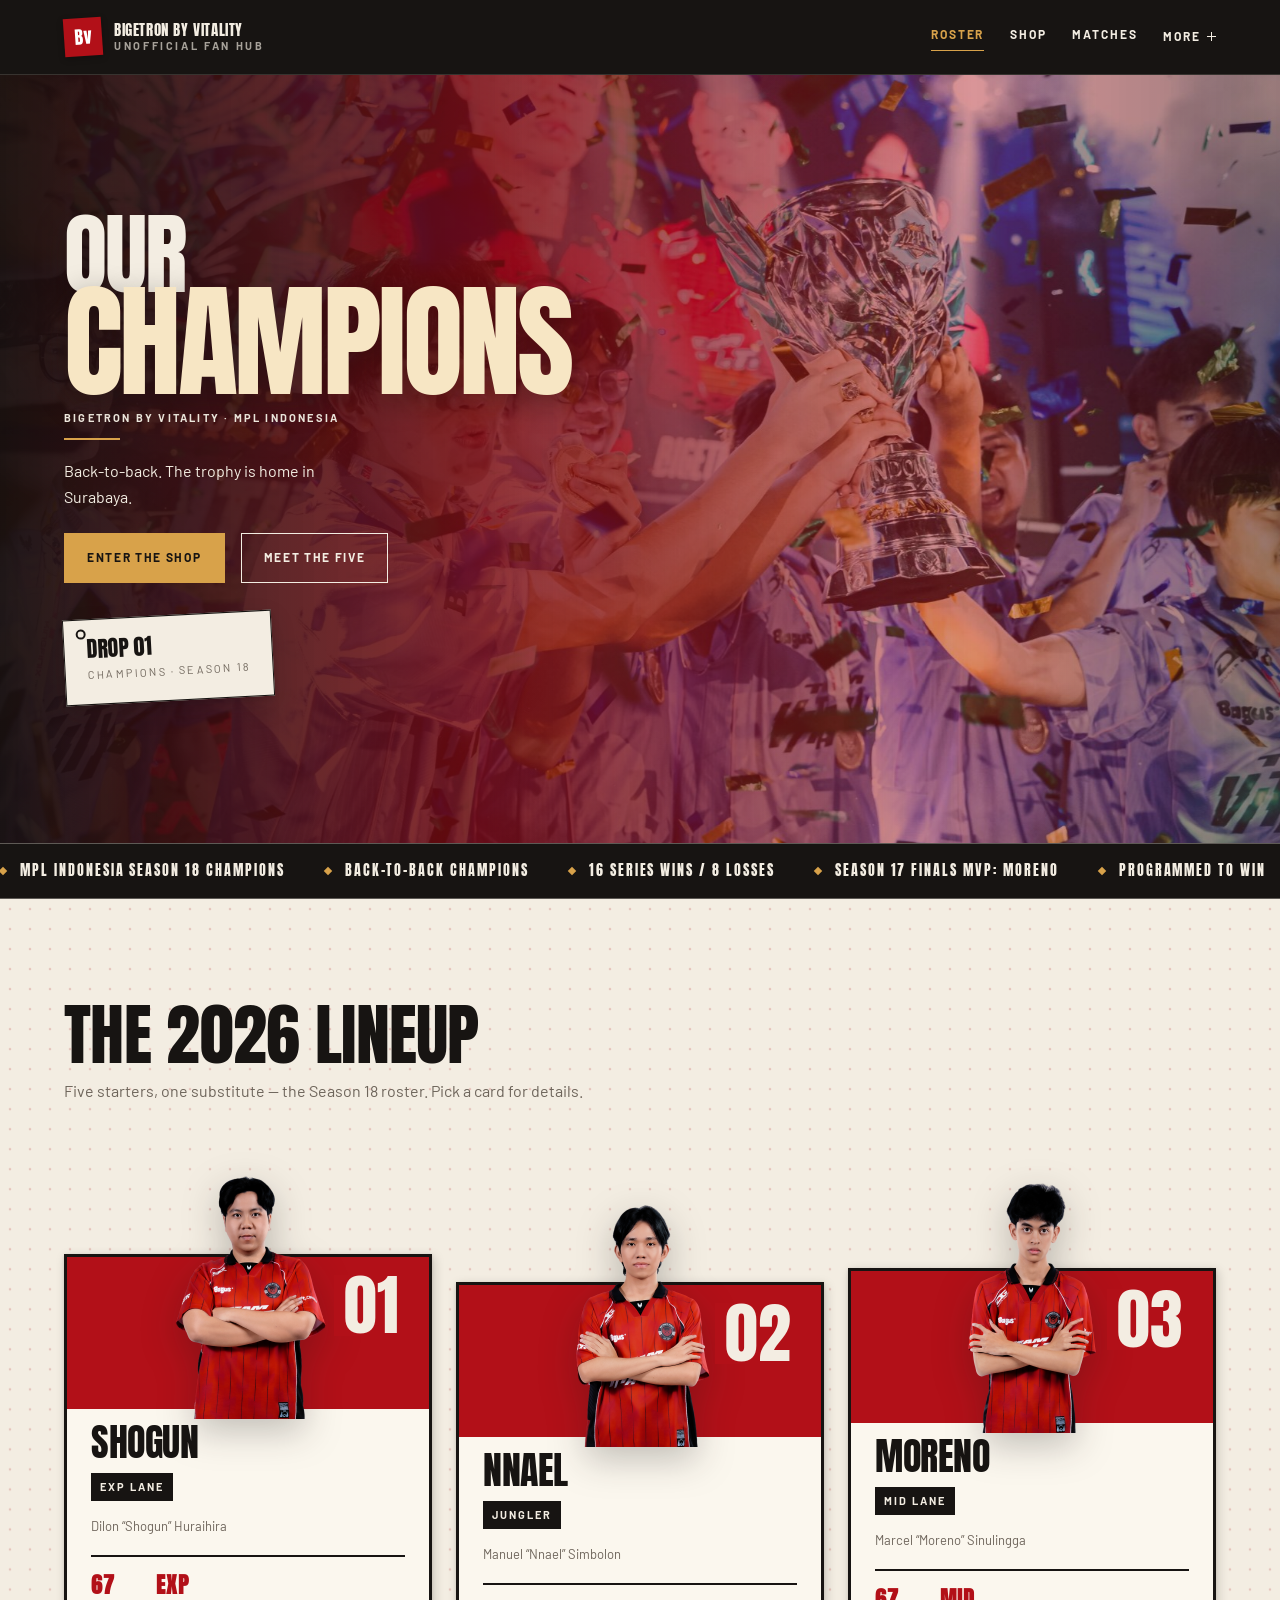
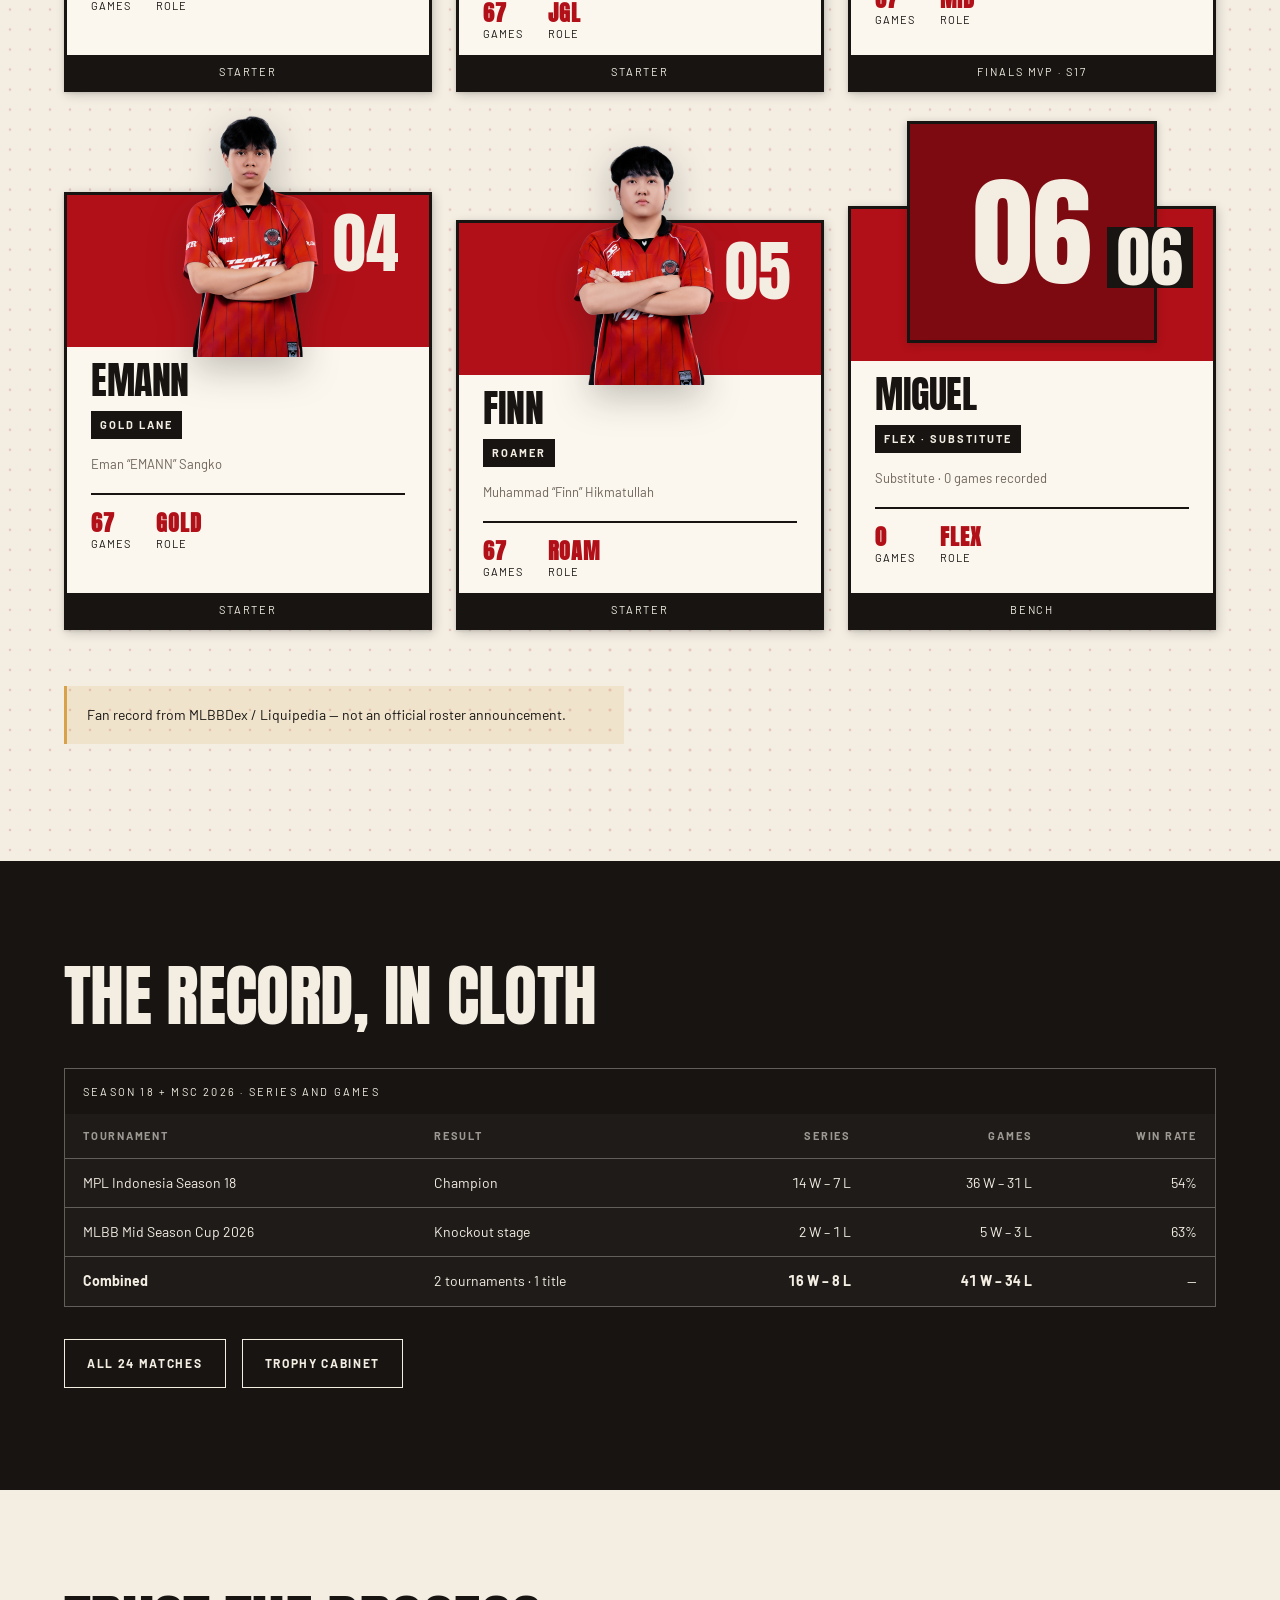
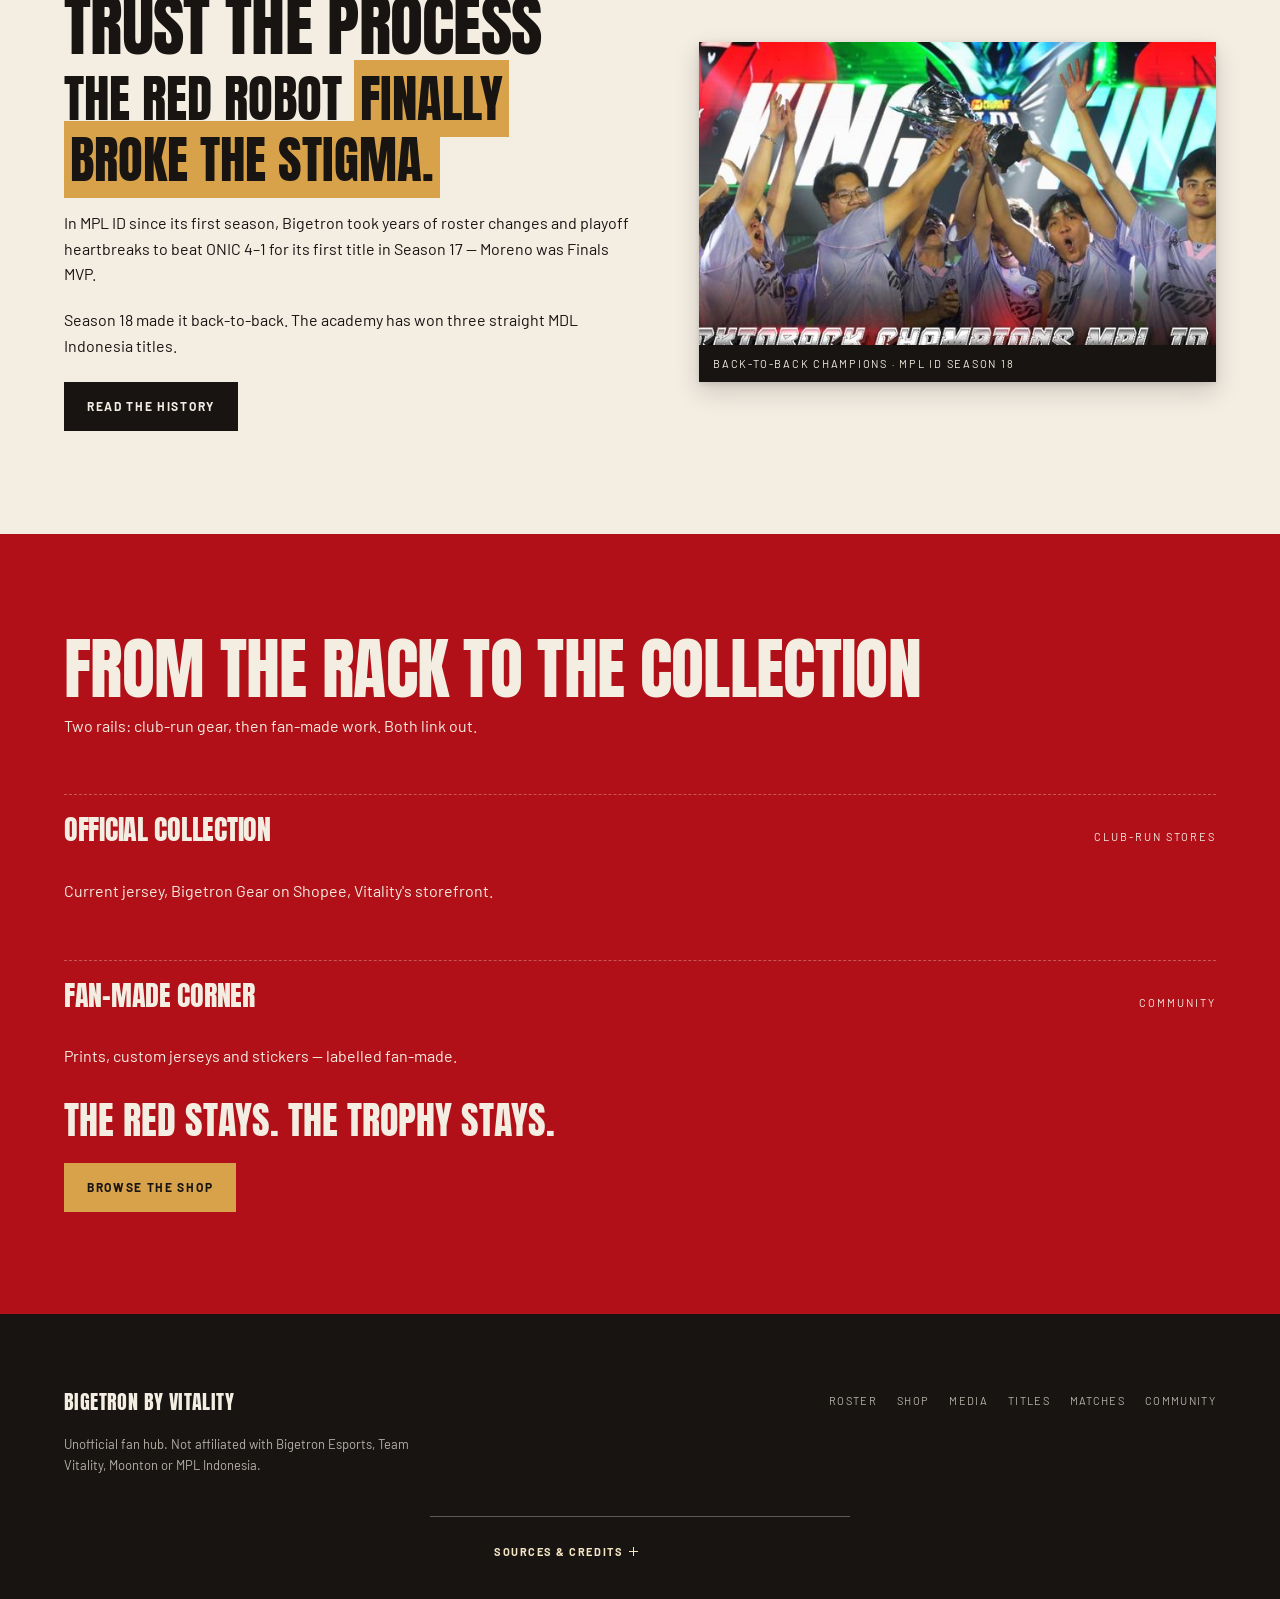
<file: index.html>
﻿<!DOCTYPE html>
<html lang="en">
<head>
<meta charset="utf-8">
<meta name="viewport" content="width=device-width, initial-scale=1">
<title>Bigetron by Vitality — The Roster</title>
<meta name="description" content="An unofficial fan hub for Bigetron by Vitality: the current MPL Indonesia roster, real records, title history, media and merchandise.">
<meta property="og:type" content="website">
<meta property="og:site_name" content="Bigetron by Vitality — Fan Hub">
<meta property="og:title" content="Bigetron by Vitality — The Roster">
<meta property="og:description" content="Unofficial fan hub: the current MPL Indonesia roster, real records, titles, media and merch.">
<meta property="og:image" content="https://berliandro.github.io/btr-webpage-test-hy4-flash/assets/img/hero.jpeg">
<meta name="twitter:card" content="summary_large_image">
<link rel="icon" href="assets/img/bigetron-logo.png"><link rel="stylesheet" href="assets/css/site.css?v=2">
</head>
<body>
<a class="skip-link" href="#main-content">Skip to content</a>
<header class="topbar">
  <a class="brand" href="index.html" aria-label="Bigetron by Vitality fan hub home">
    <span class="brand-mark" aria-hidden="true">Bv</span>
    <span class="brand-text">Bigetron by Vitality<span>Unofficial fan hub</span></span>
  </a>
  <button type="button" class="menu-toggle" aria-expanded="false" aria-controls="main-nav">Menu</button>
  <nav class="mainnav" id="main-nav" aria-label="Primary">
    <a href="index.html" aria-current="page">Roster</a>
    <a href="shop.html">Shop</a>
    <a href="matches.html">Matches</a>
    <details class="nav-more"><summary>More</summary><div class="nav-more-menu"><a href="media.html">Media</a><a href="titles.html">Titles</a><a href="community.html">Community</a></div></details>
  </nav>
</header>

<main id="main-content">
  <section class="hero-champions" id="champions" aria-label="Bigetron by Vitality, MPL Indonesia Season 18 champions">
    <div class="hero-media" aria-hidden="true">
      <div class="hero-media-inner"><img src="assets/img/trophy-original.jpg" alt="" width="1920" height="1080" fetchpriority="high"></div>
    </div>
    <div class="hero-wash" aria-hidden="true"></div>
    <div class="hero-copy">
      <h1 class="reveal"><span class="hero-our">Our</span><em>Champions</em></h1>
      <p class="hero-id">Bigetron by Vitality · MPL Indonesia</p>
      <p class="sub">Back-to-back. The trophy is home in Surabaya.</p>
      <div class="actions">
        <a class="btn brass" href="shop.html">Enter the shop</a>
        <a class="btn ghost" href="#roster">Meet the five</a>
      </div>
      <div class="hangtag-wrap"><aside class="hangtag" aria-label="Current drop"><b>Drop 01</b><span>Champions · Season 18</span></aside></div>
    </div>
  </section>

  <div class="strip" aria-label="Team facts">
    <div class="strip-track">
      <div class="strip-group">
        <span><i aria-hidden="true"></i>MPL Indonesia Season 18 champions</span>
        <span><i aria-hidden="true"></i>Back-to-back champions</span>
        <span><i aria-hidden="true"></i>16 series wins / 8 losses</span>
        <span><i aria-hidden="true"></i>Season 17 Finals MVP: Moreno</span>
        <span><i aria-hidden="true"></i>Programmed to win</span>
      </div>
      <div class="strip-group" aria-hidden="true">
        <span><i aria-hidden="true"></i>MPL Indonesia Season 18 champions</span>
        <span><i aria-hidden="true"></i>Back-to-back champions</span>
        <span><i aria-hidden="true"></i>16 series wins / 8 losses</span>
        <span><i aria-hidden="true"></i>Season 17 Finals MVP: Moreno</span>
        <span><i aria-hidden="true"></i>Programmed to win</span>
      </div>
    </div>
  </div>

  <section class="section cream section--dots" id="roster">
    <canvas class="halftone" aria-hidden="true"></canvas>
    <div class="wrap">
      <div class="section-head"><h2>The 2026 lineup</h2>
      <p class="intro">Five starters, one substitute — the Season 18 roster. Pick a card for details.</p></div>
      <div class="roster-rack" id="roster-selector" aria-label="The 2026 roster: select one player to reveal their detail">
        <article class="selector-card" role="button" tabindex="0" aria-pressed="false" aria-controls="player-detail" aria-label="Show Shogun, Exp lane" data-name="Shogun" data-role="Exp lane" data-real="Dilon “Shogun” Huraihira" data-games="67" data-code="EXP" data-flag="Starter" data-portrait="assets/players/Shogun.png">
          <div class="selector-plate"><img src="assets/players/Shogun.png" alt="Shogun in the Bigetron by Vitality jersey" width="512" height="512" loading="lazy"></div>
          <div class="selector-body"><span class="selector-num">01</span><h3>Shogun</h3><p class="selector-role">Exp lane</p><p class="selector-real">Dilon “Shogun” Huraihira</p><div class="selector-stats"><span><b>67</b>Games</span><span><b>EXP</b>Role</span></div><span class="selector-flag">Starter</span></div>
        </article>
        <article class="selector-card" role="button" tabindex="0" aria-pressed="false" aria-controls="player-detail" aria-label="Show Nnael, Jungler" data-name="Nnael" data-role="Jungler" data-real="Manuel “Nnael” Simbolon" data-games="67" data-code="JGL" data-flag="Starter" data-portrait="assets/players/Nnael.png">
          <div class="selector-plate"><img src="assets/players/Nnael.png" alt="Nnael in the Bigetron by Vitality jersey" width="512" height="512" loading="lazy"></div>
          <div class="selector-body"><span class="selector-num">02</span><h3>Nnael</h3><p class="selector-role">Jungler</p><p class="selector-real">Manuel “Nnael” Simbolon</p><div class="selector-stats"><span><b>67</b>Games</span><span><b>JGL</b>Role</span></div><span class="selector-flag">Starter</span></div>
        </article>
        <article class="selector-card" role="button" tabindex="0" aria-pressed="false" aria-controls="player-detail" aria-label="Show Moreno, Mid lane" data-name="Moreno" data-role="Mid lane" data-real="Marcel “Moreno” Sinulingga" data-games="67" data-code="MID" data-flag="Finals MVP · S17" data-portrait="assets/players/Morenooo.png">
          <div class="selector-plate"><img src="assets/players/Morenooo.png" alt="Moreno in the Bigetron by Vitality jersey" width="512" height="512" loading="lazy"></div>
          <div class="selector-body"><span class="selector-num">03</span><h3>Moreno</h3><p class="selector-role">Mid lane</p><p class="selector-real">Marcel “Moreno” Sinulingga</p><div class="selector-stats"><span><b>67</b>Games</span><span><b>MID</b>Role</span></div><span class="selector-flag">Finals MVP · S17</span></div>
        </article>
        <article class="selector-card" role="button" tabindex="0" aria-pressed="false" aria-controls="player-detail" aria-label="Show EMANN, Gold lane" data-name="EMANN" data-role="Gold lane" data-real="Eman “EMANN” Sangko" data-games="67" data-code="GOLD" data-flag="Starter" data-portrait="assets/players/EMANN.png">
          <div class="selector-plate"><img src="assets/players/EMANN.png" alt="EMANN in the Bigetron by Vitality jersey" width="512" height="512" loading="lazy"></div>
          <div class="selector-body"><span class="selector-num">04</span><h3>EMANN</h3><p class="selector-role">Gold lane</p><p class="selector-real">Eman “EMANN” Sangko</p><div class="selector-stats"><span><b>67</b>Games</span><span><b>GOLD</b>Role</span></div><span class="selector-flag">Starter</span></div>
        </article>
        <article class="selector-card" role="button" tabindex="0" aria-pressed="false" aria-controls="player-detail" aria-label="Show Finn, Roamer" data-name="Finn" data-role="Roamer" data-real="Muhammad “Finn” Hikmatullah" data-games="67" data-code="ROAM" data-flag="Starter" data-portrait="assets/players/Finn.png">
          <div class="selector-plate"><img src="assets/players/Finn.png" alt="Finn in the Bigetron by Vitality jersey" width="512" height="512" loading="lazy"></div>
          <div class="selector-body"><span class="selector-num">05</span><h3>Finn</h3><p class="selector-role">Roamer</p><p class="selector-real">Muhammad “Finn” Hikmatullah</p><div class="selector-stats"><span><b>67</b>Games</span><span><b>ROAM</b>Role</span></div><span class="selector-flag">Starter</span></div>
        </article>
        <article class="selector-card selector-card--bench" role="button" tabindex="0" aria-pressed="false" aria-controls="player-detail" aria-label="Show Miguel, Flex substitute" data-name="Miguel" data-role="Flex · substitute" data-real="Substitute · 0 games recorded" data-games="0" data-code="FLEX" data-flag="Bench">
          <div class="selector-plate selector-plate--type"><span>06</span></div>
          <div class="selector-body"><span class="selector-num">06</span><h3>Miguel</h3><p class="selector-role">Flex · substitute</p><p class="selector-real">Substitute · 0 games recorded</p><div class="selector-stats"><span><b>0</b>Games</span><span><b>FLEX</b>Role</span></div><span class="selector-flag">Bench</span></div>
        </article>
      </div>
      <div class="selector-detail" id="player-detail" hidden aria-live="polite">
        <div class="detail-plate"><img id="detail-portrait" src="assets/players/Shogun.png" alt="" width="512" height="512" loading="lazy" hidden><span class="detail-mono" id="detail-mono" hidden>06</span></div>
        <div class="detail-copy">
          <span class="detail-flag" id="detail-flag">The lineup</span>
          <h3 id="detail-name">Select a player</h3>
          <p class="detail-role" id="detail-role">Pick a card above</p>
          <p class="detail-real" id="detail-real">Player details appear here</p>
          <div class="detail-stats" id="detail-stats"></div>
          <button class="detail-close" id="detail-close" type="button">Close</button>
        </div>
      </div>
      <p class="note">Fan record from MLBBDex / Liquipedia — not an official roster announcement.</p>
    </div>
  </section>

  <section class="section ink">
    <div class="wrap">
      <div class="section-head"><h2>The record, in cloth</h2></div>
      <div class="table-wrap">
        <table>
          <caption>Season 18 + MSC 2026 · series and games</caption>
          <thead><tr><th>Tournament</th><th>Result</th><th class="num">Series</th><th class="num">Games</th><th class="num">Win rate</th></tr></thead>
          <tbody>
            <tr><td>MPL Indonesia Season 18</td><td>Champion</td><td class="num">14 W – 7 L</td><td class="num">36 W – 31 L</td><td class="num">54%</td></tr>
            <tr><td>MLBB Mid Season Cup 2026</td><td>Knockout stage</td><td class="num">2 W – 1 L</td><td class="num">5 W – 3 L</td><td class="num">63%</td></tr>
            <tr><td><b>Combined</b></td><td>2 tournaments · 1 title</td><td class="num"><b>16 W – 8 L</b></td><td class="num"><b>41 W – 34 L</b></td><td class="num">—</td></tr>
          </tbody>
        </table>
      </div>
      <p class="table-hint">Scroll sideways to see all columns.</p>
      <div class="button-row"><a class="btn ghost" href="matches.html">All 24 matches</a><a class="btn ghost" href="titles.html">Trophy cabinet</a></div>
    </div>
  </section>

  <section class="section cream">
    <div class="wrap split">
      <div>
        <h2>Trust the process</h2>
        <p class="quote">The Red Robot <mark>finally broke the stigma.</mark></p>
        <p class="body-copy">In MPL ID since its first season, Bigetron took years of roster changes and playoff heartbreaks to beat ONIC 4–1 for its first title in Season 17 — Moreno was Finals MVP.</p>
        <p class="body-copy">Season 18 made it back-to-back. The academy has won three straight MDL Indonesia titles.</p>
        <a class="btn card-action" href="titles.html">Read the history</a>
      </div>
      <figure class="plate"><img src="assets/img/back-to-back.jpeg" alt="Bigetron by Vitality lifting the MPL Indonesia Season 18 trophy" width="800" height="400" loading="lazy"><figcaption>Back-to-back champions · MPL ID Season 18</figcaption></figure>
    </div>
  </section>

  <section class="section red">
    <div class="wrap">
      <h2>From the rack to the collection</h2>
      <p class="intro">Two rails: club-run gear, then fan-made work. Both link out.</p>
      <div class="divider"><span class="line"></span><h2>Official collection</h2><span class="count">Club-run stores</span><span class="line"></span></div>
      <p class="body-copy wide">Current jersey, Bigetron Gear on Shopee, Vitality's storefront.</p>
      <div class="divider"><span class="line"></span><h2>Fan-made corner</h2><span class="count">Community</span><span class="line"></span></div>
      <p class="body-copy wide">Prints, custom jerseys and stickers — labelled fan-made.</p>
      <p class="closing-line">The red stays. The trophy stays.</p>
      <a class="btn brass card-action" href="shop.html">Browse the shop</a>
    </div>
  </section>
</main>

<footer class="site-foot">
  <div class="wrap foot-grid">
    <div><strong>Bigetron by Vitality</strong><p>Unofficial fan hub. Not affiliated with Bigetron Esports, Team Vitality, Moonton or MPL Indonesia.</p></div>
    <nav class="foot-links" aria-label="Footer">
      <a href="index.html">Roster</a><a href="shop.html">Shop</a><a href="media.html">Media</a><a href="titles.html">Titles</a><a href="matches.html">Matches</a><a href="community.html">Community</a>
    </nav>
  </div>
  <div class="wrap foot-note"><details class="foot-credits"><summary>Sources &amp; credits</summary><p>Roster, records and results sourced from MLBBDex / Liquipedia (CC BY-SA 3.0), the official Bigetron site and Moonton news. Where sources disagree on a lane label, the team's own listing is used. Photography © Bigetron Esports, used here as editorial reference on an unofficial fan page. Names and results reflect data available in November 2026.</p></details></div>
</footer>
<script src="assets/js/site.js?v=2"></script>
</body>
</html>
</file>
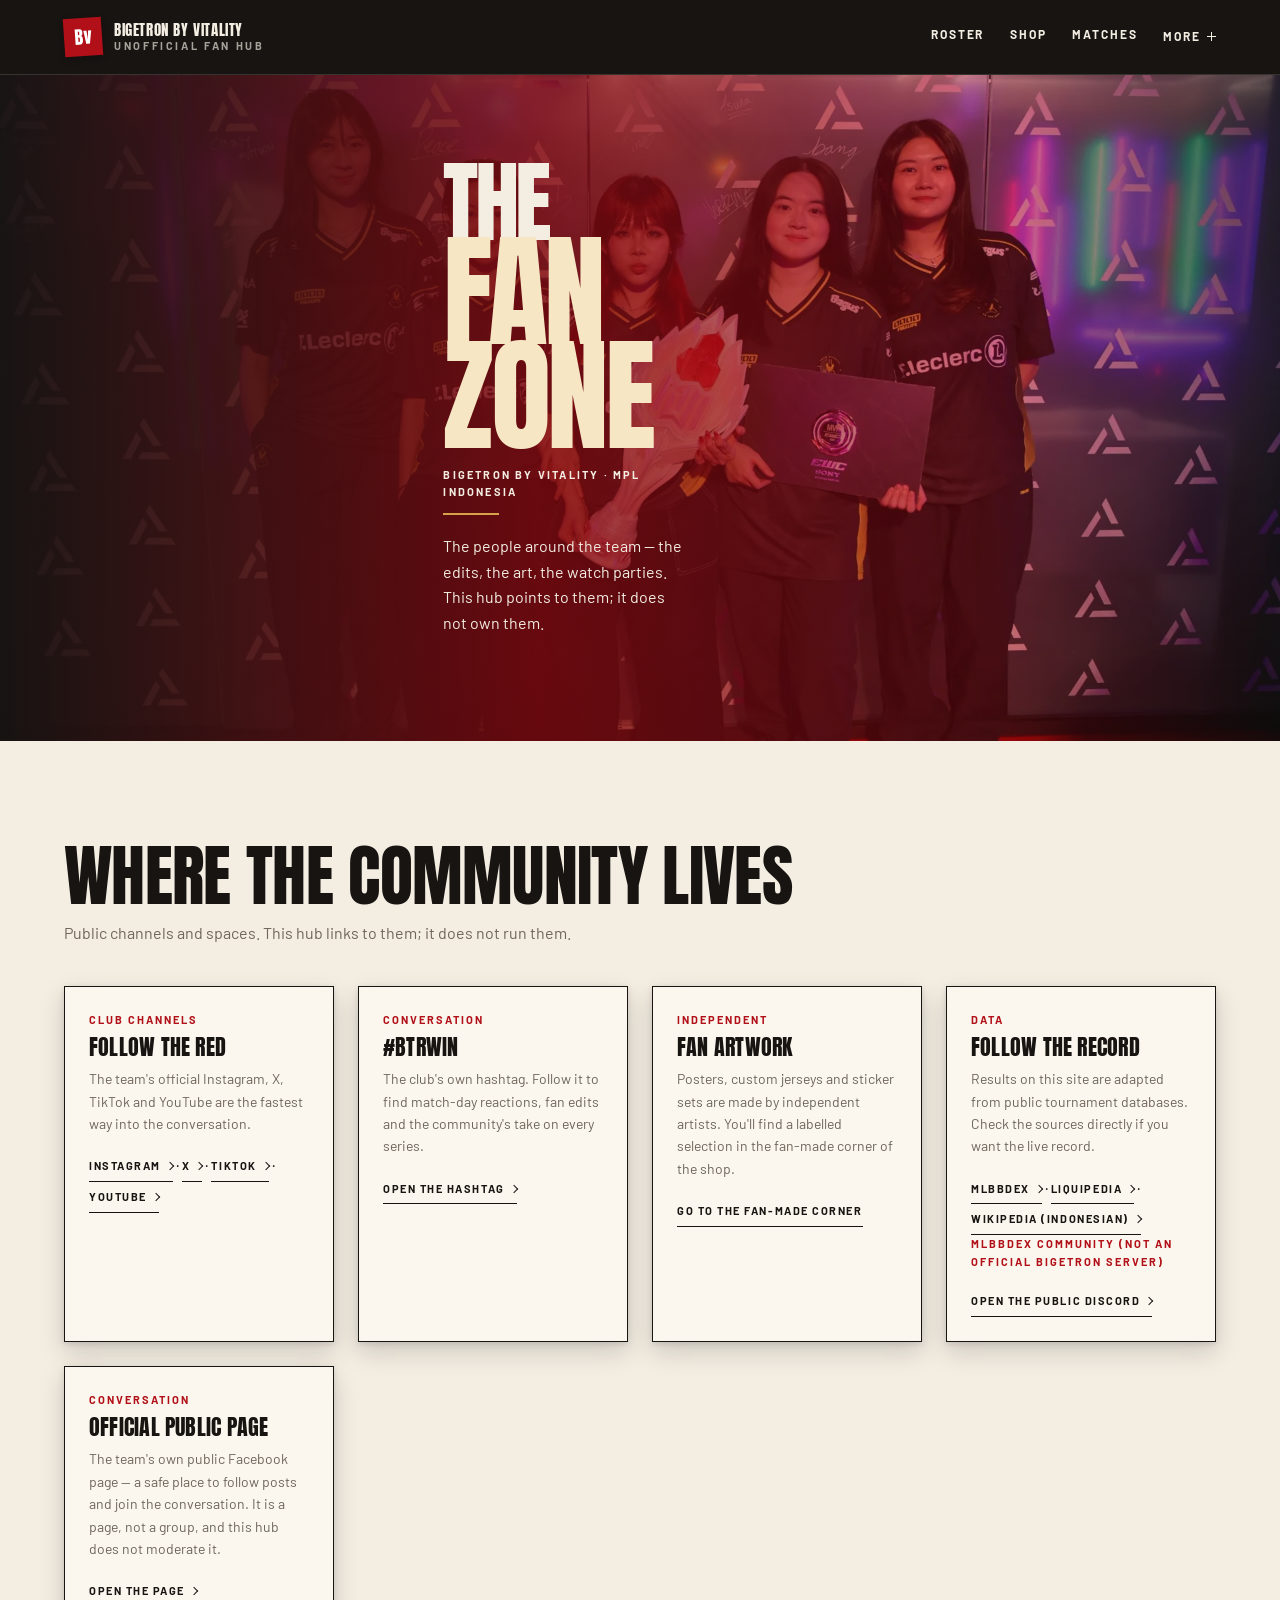
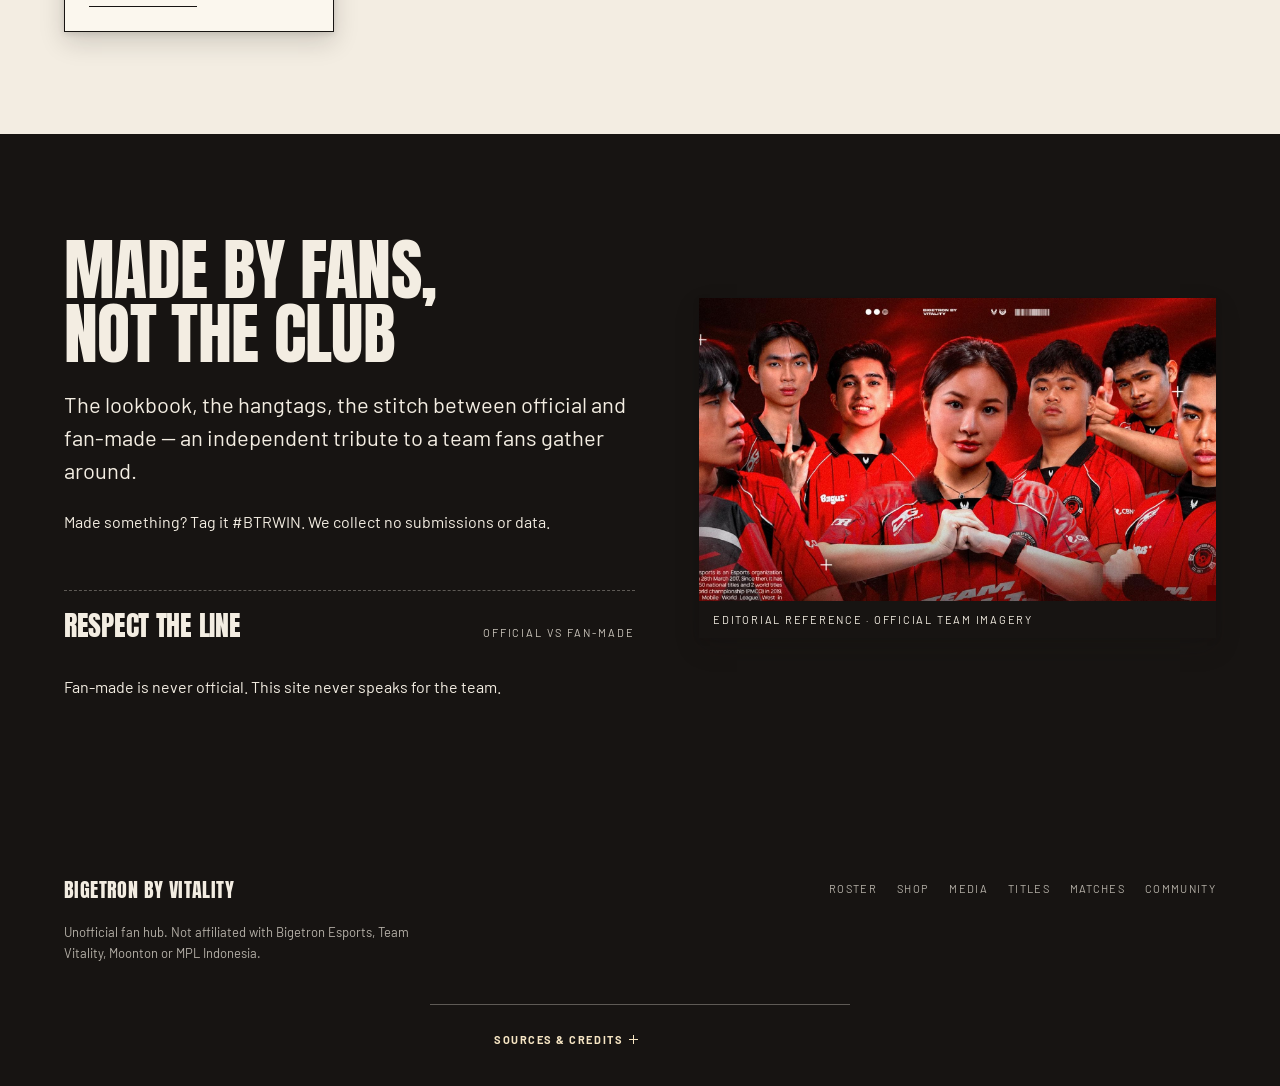
<file: community.html>
﻿<!DOCTYPE html>
<html lang="en">
<head>
<meta charset="utf-8">
<meta name="viewport" content="width=device-width, initial-scale=1">
<title>Community — Bigetron by Vitality fan hub</title>
<meta name="description" content="The fan zone: where the Bigetron by Vitality community gathers, makes things and shares the red.">
<meta property="og:type" content="website">
<meta property="og:site_name" content="Bigetron by Vitality — Fan Hub">
<meta property="og:title" content="Community — Bigetron by Vitality fan hub">
<meta property="og:description" content="The fan zone: public channels, the #BTRWIN conversation and independent fan art.">
<meta property="og:image" content="https://berliandro.github.io/btr-webpage-test-hy4-flash/assets/img/masthead-community.webp">
<meta name="twitter:card" content="summary_large_image">
<link rel="icon" href="assets/img/bigetron-logo.png"><link rel="stylesheet" href="assets/css/site.css?v=2">
</head>
<body>
<a class="skip-link" href="#main-content">Skip to content</a>
<header class="topbar">
  <a class="brand" href="index.html"><span class="brand-mark" aria-hidden="true">Bv</span><span class="brand-text">Bigetron by Vitality<span>Unofficial fan hub</span></span></a>
  <button type="button" class="menu-toggle" aria-expanded="false" aria-controls="main-nav">Menu</button>
  <nav class="mainnav" id="main-nav" aria-label="Primary"><a href="index.html">Roster</a><a href="shop.html">Shop</a><a href="matches.html">Matches</a><details class="nav-more"><summary>More</summary><div class="nav-more-menu"><a href="media.html">Media</a><a href="titles.html">Titles</a><a href="community.html" aria-current="page">Community</a></div></details></nav>
</header>
<main id="main-content">
  <section class="masthead"><div class="wrap"><div class="masthead-media" aria-hidden="true"><img src="assets/img/masthead-community.webp" alt="" width="1920" height="1080" fetchpriority="high"></div><div class="masthead-wash" aria-hidden="true"></div><div class="masthead-copy"><h1><span>The</span><em>Fan zone</em></h1><p class="masthead-id">Bigetron by Vitality · MPL Indonesia</p><p class="masthead-sub">The people around the team — the edits, the art, the watch parties. This hub points to them; it does not own them.</p></div></div></section>

  <section class="section cream">
    <div class="wrap">
      <div class="section-head"><h2>Where the community lives</h2>
      <p class="intro">Public channels and spaces. This hub links to them; it does not run them.</p></div>
      <div class="community-grid">
        <article class="fan-card"><div class="handle">Club channels</div><h3>Follow the red</h3><p>The team's official Instagram, X, TikTok and YouTube are the fastest way into the conversation.</p><a href="https://www.instagram.com/bigetronesports" target="_blank" rel="noopener noreferrer">Instagram</a> · <a href="https://x.com/bigetronesports" target="_blank" rel="noopener noreferrer">X</a> · <a href="https://www.tiktok.com/@bigetronesports" target="_blank" rel="noopener noreferrer">TikTok</a> · <a href="https://www.youtube.com/@bigetron_esports" target="_blank" rel="noopener noreferrer">YouTube</a></article>
        <article class="fan-card"><div class="handle">Conversation</div><h3>#BTRWIN</h3><p>The club's own hashtag. Follow it to find match-day reactions, fan edits and the community's take on every series.</p><a href="https://x.com/hashtag/BTRWIN" target="_blank" rel="noopener noreferrer">Open the hashtag</a></article>
        <article class="fan-card"><div class="handle">Independent</div><h3>Fan artwork</h3><p>Posters, custom jerseys and sticker sets are made by independent artists. You'll find a labelled selection in the fan-made corner of the shop.</p><a href="shop.html">Go to the fan-made corner</a></article>
        <article class="fan-card"><div class="handle">Data</div><h3>Follow the record</h3><p>Results on this site are adapted from public tournament databases. Check the sources directly if you want the live record.</p><a href="https://mlbbdex.com/en/esports/teams/bigetron-by-vitality" target="_blank" rel="noopener noreferrer">MLBBDex</a> · <a href="https://liquipedia.net/mobilelegends/Bigetron_by_Vitality" target="_blank" rel="noopener noreferrer">Liquipedia</a> · <a href="https://id.wikipedia.org/wiki/Bigetron_Esports" target="_blank" rel="noopener noreferrer">Wikipedia (Indonesian)</a><p class="handle">MLBBDex community (not an official Bigetron server)</p><a href="https://discord.gg/mw5RzvkkU3" target="_blank" rel="noopener noreferrer">Open the public Discord</a></article>
        <article class="fan-card"><div class="handle">Conversation</div><h3>Official public page</h3><p>The team's own public Facebook page — a safe place to follow posts and join the conversation. It is a page, not a group, and this hub does not moderate it.</p><a href="https://www.facebook.com/bigetronesports" target="_blank" rel="noopener noreferrer">Open the page</a></article>
      </div>
    </div>
  </section>

  <section class="section ink">
    <div class="wrap split">
      <div>
        <h2>Made by fans, not the club</h2>
        <p class="lead">The lookbook, the hangtags, the stitch between official and fan-made — an independent tribute to a team fans gather around.</p>
        <p class="body-copy">Made something? Tag it #BTRWIN. We collect no submissions or data.</p>
        <div class="divider"><span class="line"></span><h2>Respect the line</h2><span class="count">Official vs fan-made</span><span class="line"></span></div>
        <p class="body-copy">Fan-made is never official. This site never speaks for the team.</p>
      </div>
      <figure class="plate"><img src="assets/img/hero.jpeg" alt="The Bigetron by Vitality team together" width="1920" height="1080" loading="lazy"><figcaption>Editorial reference · official team imagery</figcaption></figure>
    </div>
  </section>
</main>
<footer class="site-foot"><div class="wrap foot-grid"><div><strong>Bigetron by Vitality</strong><p>Unofficial fan hub. Not affiliated with Bigetron Esports, Team Vitality, Moonton or MPL Indonesia.</p></div><nav class="foot-links" aria-label="Footer"><a href="index.html">Roster</a><a href="shop.html">Shop</a><a href="media.html">Media</a><a href="titles.html">Titles</a><a href="matches.html">Matches</a><a href="community.html">Community</a></nav></div><div class="wrap foot-note"><details class="foot-credits"><summary>Sources &amp; credits</summary><p>Photography © Bigetron Esports / Team Vitality, used as editorial reference on an unofficial fan page. Community links are public and unmoderated by this hub.</p></details></div></footer>
<script src="assets/js/site.js?v=2"></script>
</body>
</html>
</file>
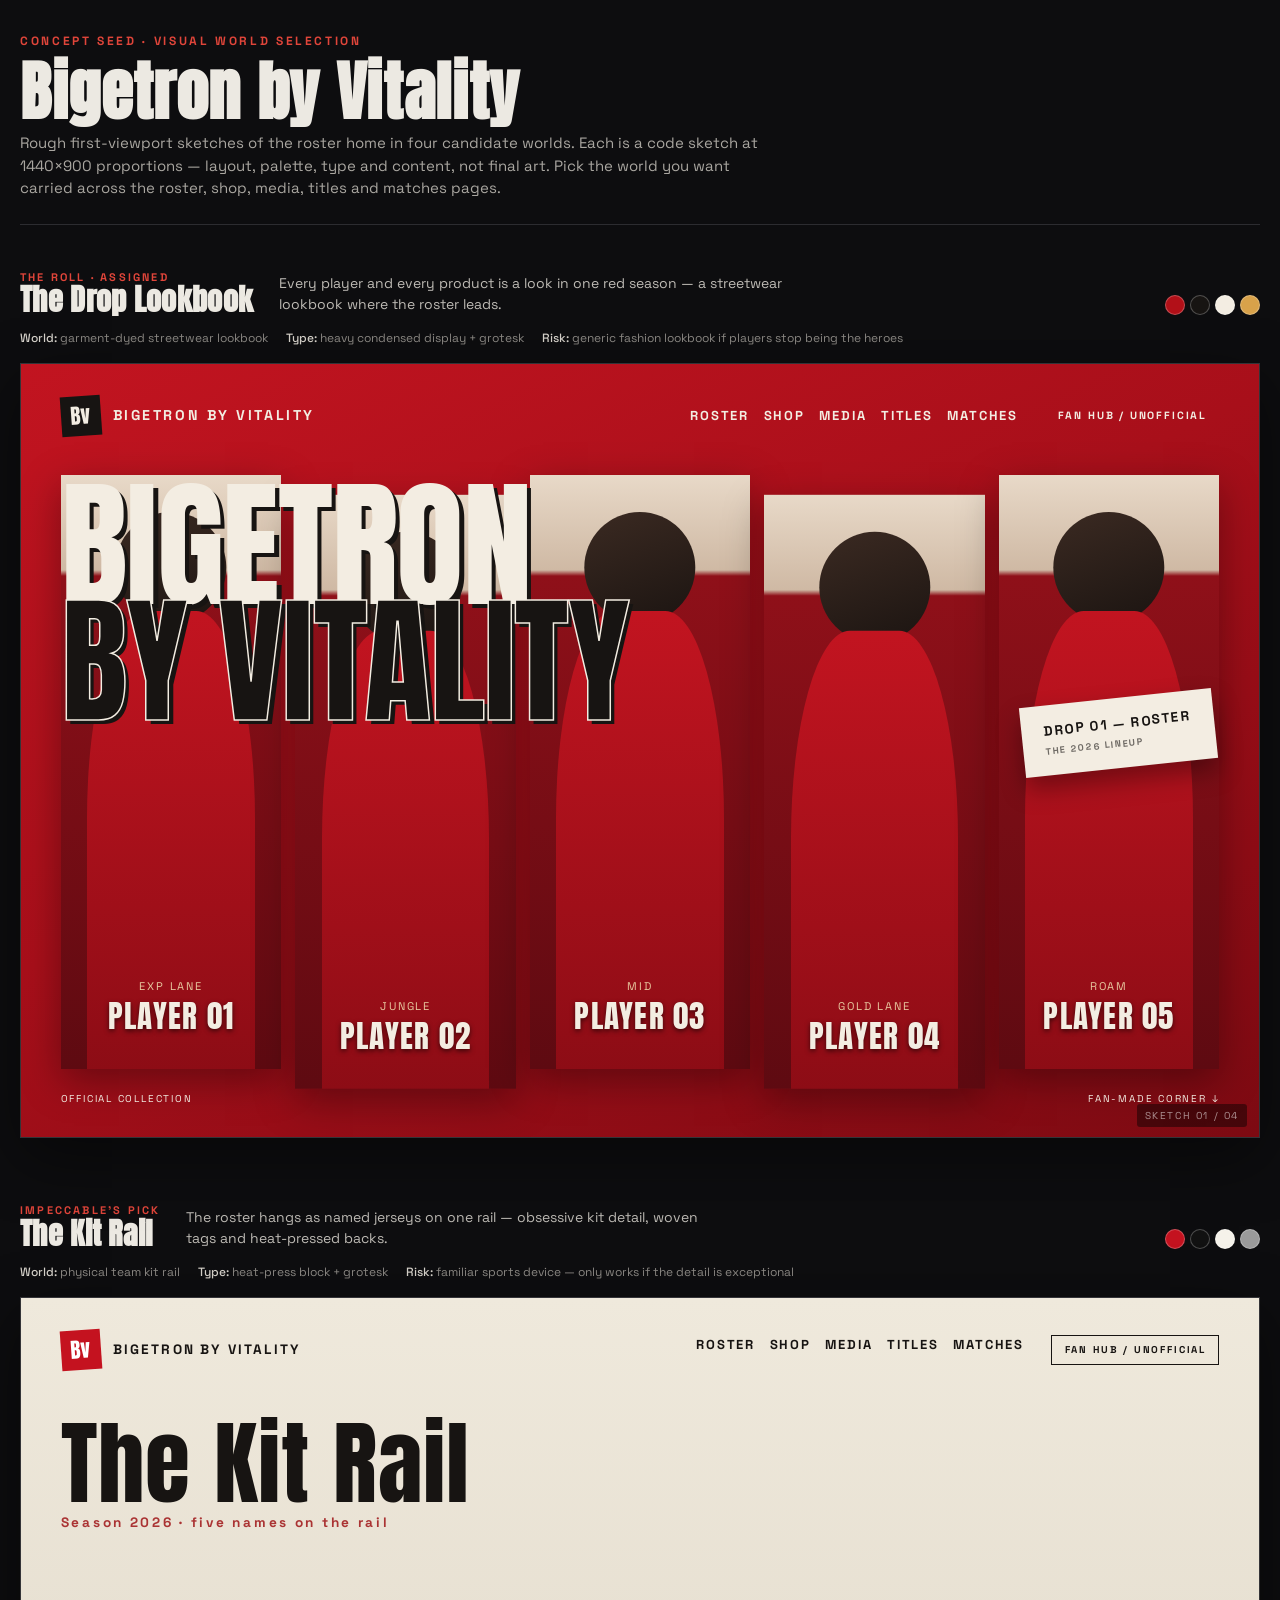
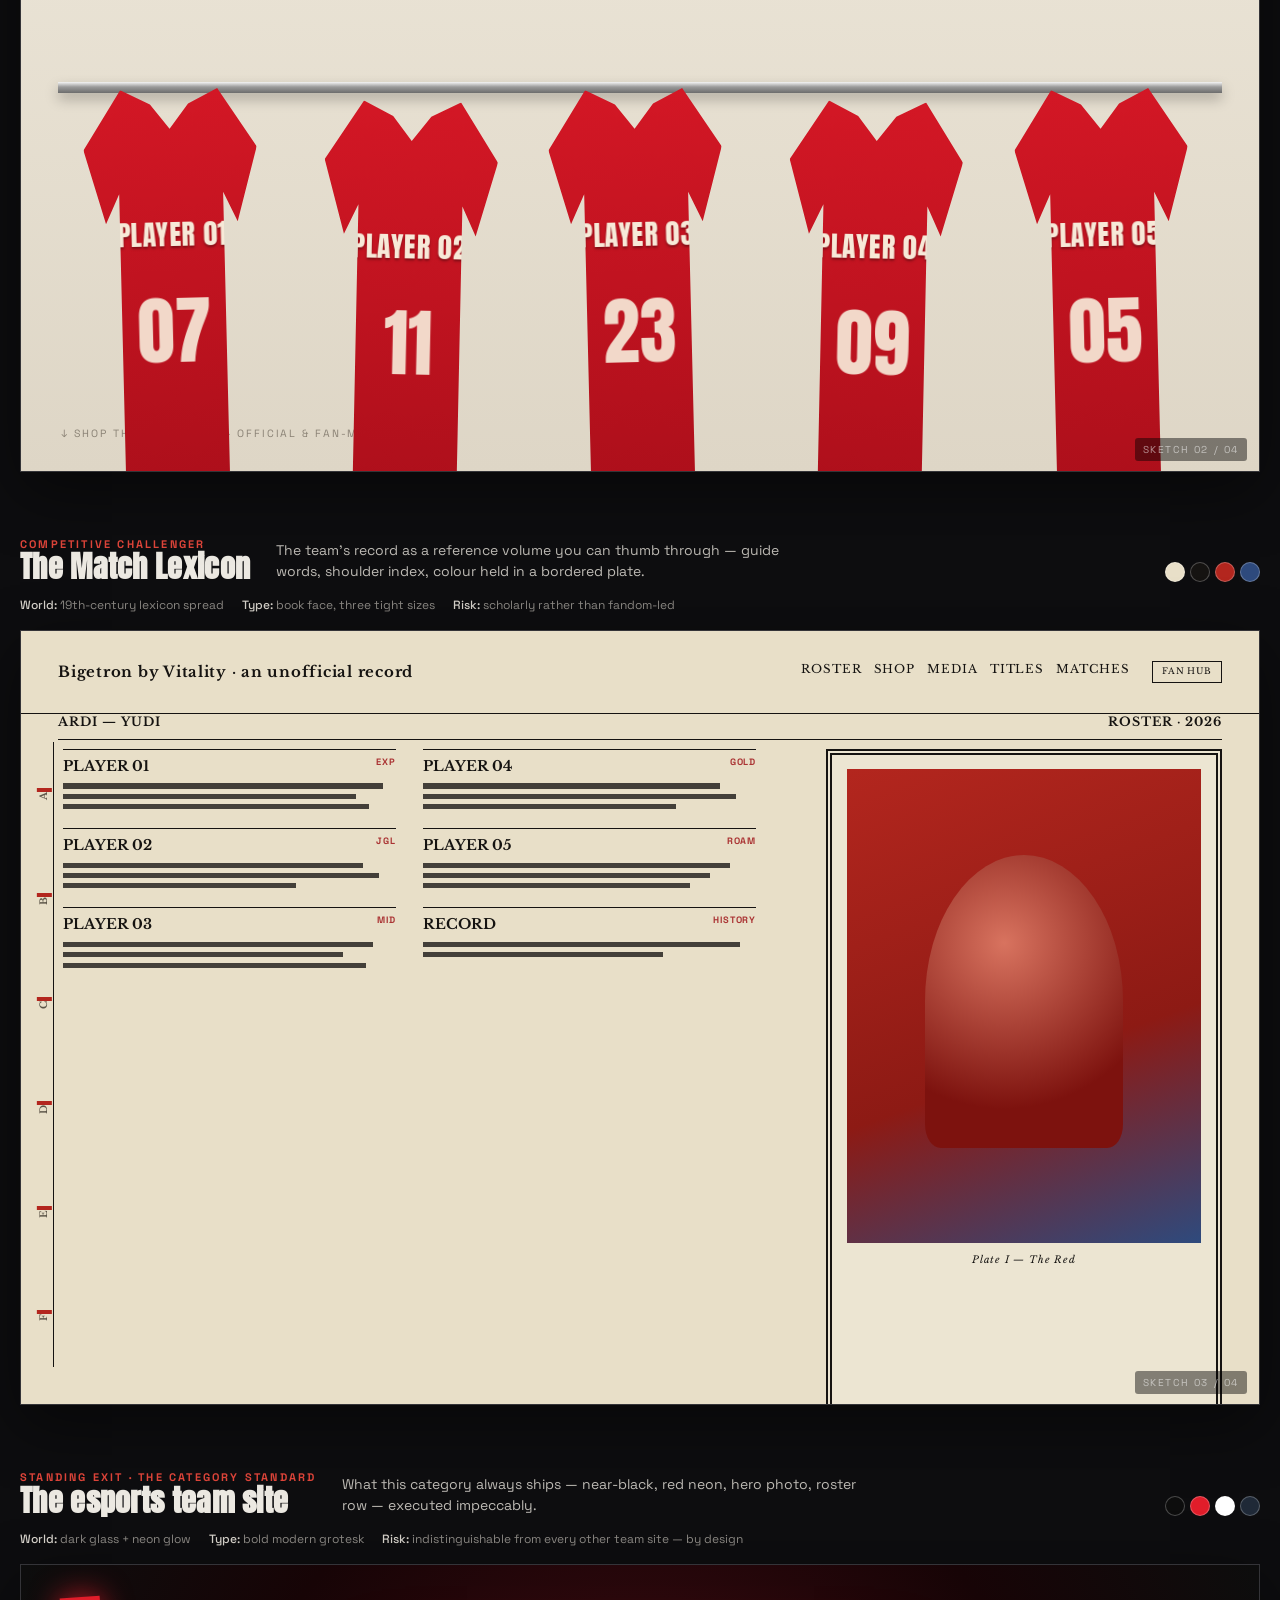
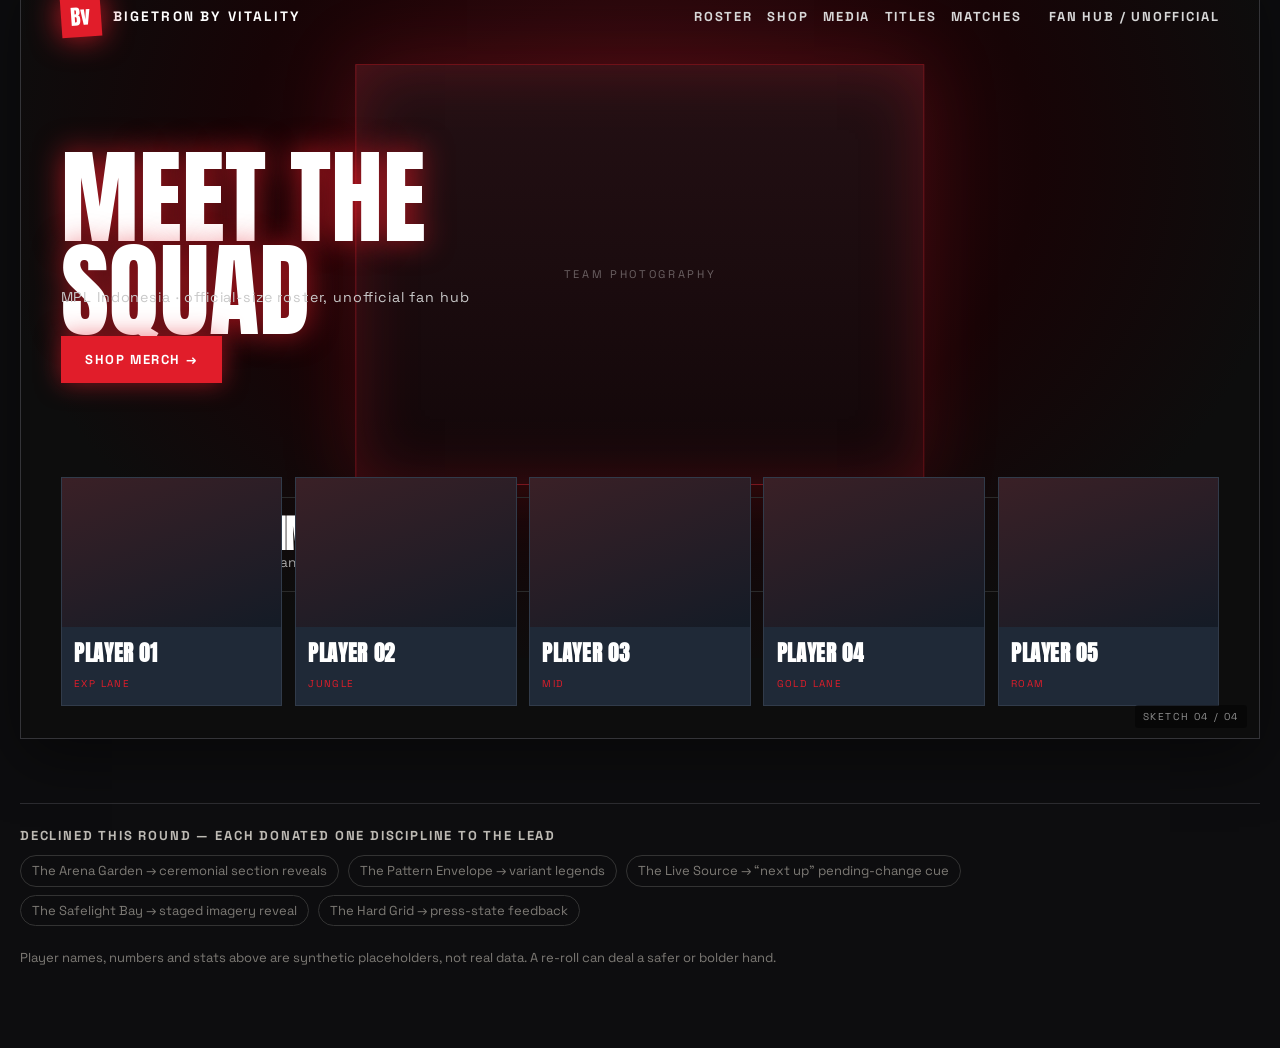
<file: concept-seed.html>
<!DOCTYPE html>
<html lang="en">
<head>
<meta charset="utf-8">
<meta name="viewport" content="width=device-width, initial-scale=1">
<title>Concept seed — Bigetron by Vitality</title>
<link rel="preconnect" href="https://fonts.googleapis.com">
<link rel="preconnect" href="https://fonts.gstatic.com" crossorigin>
<link href="https://fonts.googleapis.com/css2?family=Anton&family=Space+Grotesk:wght@400;500;700&family=Libre+Baskerville:ital,wght@0,400;0,700;1,400&display=swap" rel="stylesheet">
<style>
  *{box-sizing:border-box;margin:0;padding:0}
  body{background:#0d0d0f;color:#ece9e2;font-family:'Space Grotesk',Arial,sans-serif;line-height:1.5;padding:32px 20px 80px}
  .page{max-width:1280px;margin:0 auto}
  .masthead{border-bottom:1px solid #2c2c30;padding-bottom:24px;margin-bottom:44px}
  .eyebrow{font-size:12px;letter-spacing:.22em;text-transform:uppercase;color:#e0453a;font-weight:700}
  h1{font-family:'Anton',Impact,sans-serif;font-size:clamp(34px,6vw,64px);line-height:1;margin:10px 0 8px;letter-spacing:.01em}
  .lede{max-width:760px;color:#a9a6a0;font-size:15px}
  .world{margin-bottom:64px}
  .world-head{display:flex;flex-wrap:wrap;align-items:flex-end;gap:14px 26px;margin-bottom:14px}
  .kicker{font-size:11px;letter-spacing:.2em;text-transform:uppercase;color:#e0453a;font-weight:700}
  .world-head h2{font-family:'Anton',Impact,sans-serif;font-size:30px;line-height:1;letter-spacing:.01em}
  .thesis{color:#bdbab4;font-size:14px;max-width:520px}
  .chips{display:flex;gap:5px;margin-left:auto}
  .chip{width:20px;height:20px;border-radius:50%;border:1px solid rgba(255,255,255,.25)}
  .meta{display:flex;gap:18px;flex-wrap:wrap;font-size:12px;color:#8d8a85;margin:8px 0 16px}
  .meta b{color:#d8d4cc;font-weight:500}
  .frame{container-type:inline-size;position:relative;width:100%;aspect-ratio:16/10;overflow:hidden;border:1px solid #343438;box-shadow:0 20px 60px rgba(0,0,0,.45);background:#222}
  .frame-label{position:absolute;bottom:10px;right:12px;z-index:20;font-size:10px;letter-spacing:.16em;text-transform:uppercase;color:rgba(255,255,255,.55);background:rgba(0,0,0,.45);padding:4px 8px;border-radius:3px}
  /* ============ 1. DROP LOOKBOOK ============ */
  .m1{background:linear-gradient(155deg,#c21420 0%,#a80f1a 45%,#7d0a12 100%);color:#f3ede2}
  .m1 .top{position:absolute;top:0;left:0;right:0;display:flex;align-items:center;justify-content:space-between;padding:2.6cqw 3.2cqw;z-index:5}
  .m1 .mark{display:flex;align-items:center;gap:1cqw}
  .m1 .mark i{width:3.2cqw;height:3.2cqw;background:#171412;color:#f3ede2;font-family:'Anton',sans-serif;font-style:normal;font-size:1.7cqw;display:grid;place-items:center;transform:rotate(-4deg)}
  .m1 .mark span{font-size:1.15cqw;letter-spacing:.18em;font-weight:700;text-transform:uppercase}
  .m1 nav{display:flex;gap:2.2cqw;font-size:1.05cqw;letter-spacing:.14em;font-weight:700;text-transform:uppercase;align-items:center}
  .m1 nav .tag{border:1px solid var(--cream);padding:.5cqw 1cqw;font-size:.85cqw}
  .m1 .display{position:absolute;top:10cqw;left:3.2cqw;z-index:4;font-family:'Anton',Impact,sans-serif;font-size:11.2cqw;line-height:.84;letter-spacing:-.01em;text-transform:uppercase;text-shadow:.35cqw .35cqw 0 #171412}
  .m1 .display em{font-style:normal;color:#171412;-webkit-text-stroke:.12cqw #f3ede2}
  .m1 .models{position:absolute;left:3.2cqw;right:3.2cqw;bottom:5.5cqw;height:48cqw;display:flex;gap:1.1cqw;z-index:3}
  .m1 .model{position:relative;flex:1;background:linear-gradient(180deg,#e8d9c8 0%,#cfb9a4 16%,#8f1019 17%,#5e0a11 100%);overflow:hidden;box-shadow:0 1cqw 3cqw rgba(0,0,0,.35)}
  .m1 .model:nth-child(even){transform:translateY(1.6cqw)}
  .m1 .model .head{position:absolute;top:3cqw;left:50%;transform:translateX(-50%);width:9cqw;height:9cqw;border-radius:50%;background:linear-gradient(160deg,#3b2a22,#1b1411)}
  .m1 .model .torso{position:absolute;top:11cqw;left:12%;width:76%;height:100%;background:linear-gradient(180deg,#c21420,#7d0a12);border-radius:35% 35% 0 0}
  .m1 .model .name{position:absolute;bottom:2.4cqw;left:0;right:0;text-align:center;font-family:'Anton',sans-serif;font-size:2.5cqw;letter-spacing:.04em;text-shadow:0 .2cqw .4cqw rgba(0,0,0,.6)}
  .m1 .model .role{position:absolute;bottom:6cqw;left:0;right:0;text-align:center;font-size:.9cqw;letter-spacing:.16em;color:#e8c9a0}
  .m1 .hang{position:absolute;top:27cqw;right:3.6cqw;z-index:6;background:#f3ede2;color:#171412;padding:1.3cqw 1.8cqw;transform:rotate(-6deg);box-shadow:0 1cqw 2cqw rgba(0,0,0,.35);font-size:1.1cqw;letter-spacing:.12em;font-weight:700;text-transform:uppercase}
  .m1 .hang small{display:block;font-size:.75cqw;letter-spacing:.18em;opacity:.6;margin-top:.3cqw}
  .m1 .stitch{position:absolute;left:3.2cqw;right:3.2cqw;bottom:2.4cqw;border-top:.15cqw dashed var(--cream);padding-top:.8cqw;display:flex;justify-content:space-between;font-size:.8cqw;letter-spacing:.18em;text-transform:uppercase;z-index:5}
  /* ============ 2. KIT RAIL ============ */
  .m2{background:linear-gradient(180deg,#efe9dc,#ded6c6);color:#171412}
  .m2 .top{position:absolute;top:0;left:0;right:0;display:flex;align-items:center;justify-content:space-between;padding:2.6cqw 3.2cqw;z-index:5}
  .m2 .mark{display:flex;align-items:center;gap:1cqw}
  .m2 .mark i{width:3.2cqw;height:3.2cqw;background:#c4121f;color:#fff;font-family:'Anton',sans-serif;font-style:normal;font-size:1.7cqw;display:grid;place-items:center;transform:rotate(-4deg)}
  .m2 .mark span{font-size:1.1cqw;letter-spacing:.16em;font-weight:700;text-transform:uppercase}
  .m2 nav{display:flex;gap:2.2cqw;font-size:1.05cqw;letter-spacing:.14em;font-weight:700;text-transform:uppercase}
  .m2 nav .tag{border:1px solid #171412;padding:.5cqw 1cqw;font-size:.8cqw}
  .m2 .label{position:absolute;top:10cqw;left:3.2cqw;font-family:'Anton',sans-serif;font-size:7.4cqw;line-height:.9;letter-spacing:.01em;color:#171412}
  .m2 .label small{display:block;font-family:'Space Grotesk',sans-serif;font-size:1.1cqw;letter-spacing:.2em;font-weight:700;color:#a33;margin-top:1cqw}
  .m2 .rail{position:absolute;top:31cqw;left:3cqw;right:3cqw;height:.9cqw;background:linear-gradient(#f5f5f5,#9a9a9a 45%,#6d6d6d);box-shadow:0 .5cqw 1cqw rgba(0,0,0,.25);z-index:2}
  .m2 .jerseys{position:absolute;top:31.6cqw;left:3cqw;right:3cqw;bottom:6cqw;display:flex;align-items:flex-start;justify-content:space-around;z-index:3}
  .m2 .jersey{position:relative;width:14cqw;height:40cqw;background:linear-gradient(180deg,#d31725,#a30d18);clip-path:polygon(22% 0,39% 3%,50% 8%,61% 3%,78% 0,100% 12%,88% 27%,80% 21%,80% 100%,20% 100%,20% 21%,12% 27%,0 12%);filter:drop-shadow(0 1.2cqw 1.4cqw rgba(0,0,0,.3))}
  .m2 .jersey:nth-child(odd){transform:rotate(-1.4deg)}
  .m2 .jersey:nth-child(even){transform:rotate(1.2deg) translateY(1cqw)}
  .m2 .jersey .hook{position:absolute;top:-1.6cqw;left:50%;transform:translateX(-50%);width:2.2cqw;height:2.4cqw;border:.4cqw solid #8c8c8c;border-radius:50%;border-bottom:none}
  .m2 .jersey .n{position:absolute;top:10cqw;left:0;right:0;text-align:center;font-family:'Anton',sans-serif;color:#f7e9d8;font-size:2.3cqw;letter-spacing:.02em;text-shadow:0 .2cqw .2cqw rgba(0,0,0,.35)}
  .m2 .jersey .num{position:absolute;top:15cqw;left:0;right:0;text-align:center;font-family:'Anton',sans-serif;color:#f7e9d8;font-size:6cqw;opacity:.92}
  .m2 .jersey .woven{position:absolute;bottom:2cqw;right:1.6cqw;background:#efe7d7;color:#171412;font-family:'Anton',sans-serif;font-size:1.1cqw;padding:.3cqw .6cqw;transform:rotate(-3deg)}
  .m2 .shoptag{position:absolute;bottom:2.4cqw;left:3.2cqw;font-size:.85cqw;letter-spacing:.18em;text-transform:uppercase;color:#8a8275}
  /* ============ 3. MATCH LEXICON ============ */
  .m3{background:#e8dfc8;color:#151311}
  .m3 .top{position:absolute;top:0;left:0;right:0;display:flex;align-items:center;justify-content:space-between;padding:2.4cqw 3cqw;border-bottom:.12cqw solid #151311;z-index:5}
  .m3 .mark{font-family:'Libre Baskerville',serif;font-size:1.2cqw;font-weight:700;letter-spacing:.05em}
  .m3 nav{display:flex;gap:1.8cqw;font-family:'Libre Baskerville',serif;font-size:.95cqw;letter-spacing:.08em;text-transform:uppercase}
  .m3 nav .tag{border:.1cqw solid #151311;padding:.3cqw .7cqw;font-size:.7cqw}
  .m3 .guides{position:absolute;top:6.6cqw;left:3cqw;right:3cqw;display:flex;justify-content:space-between;border-bottom:.12cqw solid #151311;padding-bottom:.6cqw;font-family:'Libre Baskerville',serif;font-size:1cqw;font-weight:700;letter-spacing:.08em}
  .m3 .shoulder{position:absolute;left:1.1cqw;top:9cqw;bottom:3cqw;width:1.6cqw;border-right:.1cqw solid #151311;display:flex;flex-direction:column;justify-content:space-around;align-items:center;font-family:'Libre Baskerville',serif;font-size:.8cqw;color:#5c5548}
  .m3 .shoulder b{writing-mode:vertical-rl;transform:rotate(180deg);border-bottom:.35cqw solid #b3261e}
  .m3 .cols{position:absolute;left:3.4cqw;top:9.5cqw;width:56cqw;bottom:3cqw;display:flex;gap:2.2cqw}
  .m3 .col{flex:1}
  .m3 .entry{margin-bottom:1.5cqw}
  .m3 .entry .head{border-top:.12cqw solid #151311;padding-top:.5cqw;margin-bottom:.5cqw;font-family:'Libre Baskerville',serif;font-weight:700;font-size:1.15cqw;display:flex;justify-content:space-between}
  .m3 .entry .head span:last-child{font-family:'Space Grotesk',sans-serif;font-size:.75cqw;letter-spacing:.1em;color:#a33}
  .m3 .ln{height:.42cqw;background:#151311;opacity:.78;margin-bottom:.42cqw}
  .m3 .plate{position:absolute;right:3cqw;top:9.5cqw;width:32cqw;height:58cqw;border:.5cqw double #151311;padding:1.2cqw;background:rgba(255,255,255,.18)}
  .m3 .plate .figure{height:70%;background:linear-gradient(160deg,#b3261e 0%,#8d1a14 60%,#2e4a7d 100%);position:relative;overflow:hidden}
  .m3 .plate .figure:after{content:'';position:absolute;left:22%;top:18%;width:56%;height:62%;border-radius:50% 50% 8% 8%;background:radial-gradient(circle at 40% 30%,#d8735f,#7d120e 70%)}
  .m3 .plate .cap{font-family:'Libre Baskerville',serif;font-size:.8cqw;letter-spacing:.08em;margin-top:.8cqw;text-align:center;font-style:italic}
  /* ============ 4. CANON ============ */
  .m4{background:#0d0d0d;color:#fff}
  .m4 .top{position:absolute;top:0;left:0;right:0;display:flex;align-items:center;justify-content:space-between;padding:2.6cqw 3.2cqw;z-index:6}
  .m4 .mark{display:flex;align-items:center;gap:1cqw}
  .m4 .mark i{width:3.2cqw;height:3.2cqw;background:#e11d2a;box-shadow:0 0 2.4cqw rgba(225,29,42,.9);font-family:'Anton',sans-serif;font-style:normal;font-size:1.7cqw;display:grid;place-items:center;transform:rotate(-4deg)}
  .m4 .mark span{font-size:1.1cqw;letter-spacing:.16em;font-weight:700;text-transform:uppercase}
  .m4 nav{display:flex;gap:2.2cqw;font-size:1.05cqw;letter-spacing:.14em;font-weight:700;text-transform:uppercase;color:#d7d7d7}
  .m4 .hero{position:absolute;top:0;left:0;right:0;height:56cqw;background:radial-gradient(ellipse at 50% 28%,#3a0a10 0%,#170406 45%,#0d0d0d 75%)}
  .m4 .photo{position:absolute;left:50%;top:8cqw;transform:translateX(-50%);width:46cqw;height:34cqw;background:linear-gradient(180deg,#241014,#120709);border:.15cqw solid rgba(225,29,42,.45);box-shadow:0 0 6cqw rgba(225,29,42,.2),inset 0 0 5cqw rgba(225,29,42,.25);display:grid;place-items:center}
  .m4 .photo span{font-size:.9cqw;letter-spacing:.24em;color:rgba(255,255,255,.35);text-transform:uppercase}
  .m4 .headline{position:absolute;left:3.2cqw;top:15cqw;font-family:'Anton',sans-serif;font-size:8.4cqw;line-height:.9;text-transform:uppercase;text-shadow:0 0 2.4cqw rgba(225,29,42,.75)}
  .m4 .sub{position:absolute;left:3.2cqw;top:26cqw;font-size:1.15cqw;color:#c9c9c9;letter-spacing:.06em}
  .m4 .cta{position:absolute;left:3.2cqw;top:30cqw;background:#e11d2a;color:#fff;font-size:1.05cqw;font-weight:700;letter-spacing:.12em;text-transform:uppercase;padding:1.1cqw 2cqw;box-shadow:0 0 2cqw rgba(225,29,42,.6)}
  .m4 .stats{position:absolute;left:3.2cqw;right:3.2cqw;top:43cqw;display:flex;gap:5cqw;border-top:.1cqw solid #2a2a2a;border-bottom:.1cqw solid #2a2a2a;padding:1.4cqw 0;font-size:1.1cqw;color:#aaa}
  .m4 .stats b{display:block;font-family:'Anton',sans-serif;font-size:3cqw;color:#fff;line-height:1}
  .m4 .cards{position:absolute;left:3.2cqw;right:3.2cqw;bottom:2.6cqw;display:flex;gap:1cqw;z-index:5}
  .m4 .card{flex:1;background:#1f2937;border:.1cqw solid #313b4a}
  .m4 .card .pic{height:12cqw;background:linear-gradient(160deg,#3a2026,#141b26)}
  .m4 .card .info{padding:.9cqw 1cqw}
  .m4 .card .info b{font-family:'Anton',sans-serif;font-size:1.7cqw;letter-spacing:.03em;display:block}
  .m4 .card .info small{font-size:.8cqw;letter-spacing:.14em;color:#e11d2a;text-transform:uppercase}
  .declined{border-top:1px solid #2c2c30;padding-top:22px;color:#7d7a75;font-size:13px}
  .declined h3{color:#bdbab4;font-size:13px;letter-spacing:.14em;text-transform:uppercase;margin-bottom:10px}
  .declined span{display:inline-block;border:1px solid #333;border-radius:20px;padding:5px 11px;margin:0 6px 8px 0}
  @media(max-width:640px){.meta{gap:8px}.world-head h2{font-size:24px}}
</style>
</head>
<body>
<div class="page">
  <div class="masthead">
    <div class="eyebrow">Concept seed · visual world selection</div>
    <h1>Bigetron by Vitality</h1>
    <p class="lede">Rough first-viewport sketches of the roster home in four candidate worlds. Each is a code sketch at 1440×900 proportions — layout, palette, type and content, not final art. Pick the world you want carried across the roster, shop, media, titles and matches pages.</p>
  </div>

  <!-- 1 -->
  <section class="world">
    <div class="world-head">
      <div><div class="kicker">The roll · assigned</div><h2>The Drop Lookbook</h2></div>
      <div class="thesis">Every player and every product is a look in one red season — a streetwear lookbook where the roster leads.</div>
      <div class="chips"><i class="chip" style="background:#B21018"></i><i class="chip" style="background:#171412"></i><i class="chip" style="background:#F3EDE2"></i><i class="chip" style="background:#D8A24A"></i></div>
    </div>
    <div class="meta"><span><b>World:</b> garment-dyed streetwear lookbook</span><span><b>Type:</b> heavy condensed display + grotesk</span><span><b>Risk:</b> generic fashion lookbook if players stop being the heroes</span></div>
    <div class="frame m1">
      <div class="top"><div class="mark"><i>Bv</i><span>Bigetron by Vitality</span></div><nav>Roster&nbsp;&nbsp; Shop&nbsp;&nbsp; Media&nbsp;&nbsp; Titles&nbsp;&nbsp; Matches <span class="tag">Fan hub / unofficial</span></nav></div>
      <div class="display">Bigetron<br><em>by Vitality</em></div>
      <div class="hang">Drop 01 — Roster<small>The 2026 lineup</small></div>
      <div class="models">
        <div class="model"><div class="head"></div><div class="torso"></div><div class="role">EXP LANE</div><div class="name">PLAYER 01</div></div>
        <div class="model"><div class="head"></div><div class="torso"></div><div class="role">JUNGLE</div><div class="name">PLAYER 02</div></div>
        <div class="model"><div class="head"></div><div class="torso"></div><div class="role">MID</div><div class="name">PLAYER 03</div></div>
        <div class="model"><div class="head"></div><div class="torso"></div><div class="role">GOLD LANE</div><div class="name">PLAYER 04</div></div>
        <div class="model"><div class="head"></div><div class="torso"></div><div class="role">ROAM</div><div class="name">PLAYER 05</div></div>
      </div>
      <div class="stitch"><span>Official collection</span><span>Fan-made corner ↓</span></div>
      <div class="frame-label">sketch 01 / 04</div>
    </div>
  </section>

  <!-- 2 -->
  <section class="world">
    <div class="world-head">
      <div><div class="kicker">Impeccable's pick</div><h2>The Kit Rail</h2></div>
      <div class="thesis">The roster hangs as named jerseys on one rail — obsessive kit detail, woven tags and heat-pressed backs.</div>
      <div class="chips"><i class="chip" style="background:#C4121F"></i><i class="chip" style="background:#111111"></i><i class="chip" style="background:#F5F2EA"></i><i class="chip" style="background:#9A9A9A"></i></div>
    </div>
    <div class="meta"><span><b>World:</b> physical team kit rail</span><span><b>Type:</b> heat-press block + grotesk</span><span><b>Risk:</b> familiar sports device — only works if the detail is exceptional</span></div>
    <div class="frame m2">
      <div class="top"><div class="mark"><i>Bv</i><span>Bigetron by Vitality</span></div><nav>Roster&nbsp;&nbsp; Shop&nbsp;&nbsp; Media&nbsp;&nbsp; Titles&nbsp;&nbsp; Matches <span class="tag">Fan hub / unofficial</span></nav></div>
      <div class="label">The Kit Rail<small>Season 2026 · five names on the rail</small></div>
      <div class="rail"></div>
      <div class="jerseys">
        <div class="jersey"><div class="hook"></div><div class="n">PLAYER 01</div><div class="num">07</div><div class="woven">Bv</div></div>
        <div class="jersey"><div class="hook"></div><div class="n">PLAYER 02</div><div class="num">11</div><div class="woven">Bv</div></div>
        <div class="jersey"><div class="hook"></div><div class="n">PLAYER 03</div><div class="num">23</div><div class="woven">Bv</div></div>
        <div class="jersey"><div class="hook"></div><div class="n">PLAYER 04</div><div class="num">09</div><div class="woven">Bv</div></div>
        <div class="jersey"><div class="hook"></div><div class="n">PLAYER 05</div><div class="num">05</div><div class="woven">Bv</div></div>
      </div>
      <div class="shoptag">↓ Shop the collection · official &amp; fan-made</div>
      <div class="frame-label">sketch 02 / 04</div>
    </div>
  </section>

  <!-- 3 -->
  <section class="world">
    <div class="world-head">
      <div><div class="kicker">Competitive challenger</div><h2>The Match Lexicon</h2></div>
      <div class="thesis">The team's record as a reference volume you can thumb through — guide words, shoulder index, colour held in a bordered plate.</div>
      <div class="chips"><i class="chip" style="background:#E8DFC8"></i><i class="chip" style="background:#151311"></i><i class="chip" style="background:#B3261E"></i><i class="chip" style="background:#2E4A7D"></i></div>
    </div>
    <div class="meta"><span><b>World:</b> 19th-century lexicon spread</span><span><b>Type:</b> book face, three tight sizes</span><span><b>Risk:</b> scholarly rather than fandom-led</span></div>
    <div class="frame m3">
      <div class="top"><div class="mark">Bigetron by Vitality · an unofficial record</div><nav>Roster&nbsp;&nbsp; Shop&nbsp;&nbsp; Media&nbsp;&nbsp; Titles&nbsp;&nbsp; Matches <span class="tag">Fan hub</span></nav></div>
      <div class="guides"><span>ARDI — YUDI</span><span>ROSTER · 2026</span></div>
      <div class="shoulder"><b>A</b><b>B</b><b>C</b><b>D</b><b>E</b><b>F</b></div>
      <div class="cols">
        <div class="col">
          <div class="entry"><div class="head"><span>PLAYER 01</span><span>EXP</span></div><div class="ln" style="width:96%"></div><div class="ln" style="width:88%"></div><div class="ln" style="width:92%"></div></div>
          <div class="entry"><div class="head"><span>PLAYER 02</span><span>JGL</span></div><div class="ln" style="width:90%"></div><div class="ln" style="width:95%"></div><div class="ln" style="width:70%"></div></div>
          <div class="entry"><div class="head"><span>PLAYER 03</span><span>MID</span></div><div class="ln" style="width:93%"></div><div class="ln" style="width:84%"></div><div class="ln" style="width:91%"></div></div>
        </div>
        <div class="col">
          <div class="entry"><div class="head"><span>PLAYER 04</span><span>GOLD</span></div><div class="ln" style="width:89%"></div><div class="ln" style="width:94%"></div><div class="ln" style="width:76%"></div></div>
          <div class="entry"><div class="head"><span>PLAYER 05</span><span>ROAM</span></div><div class="ln" style="width:92%"></div><div class="ln" style="width:86%"></div><div class="ln" style="width:80%"></div></div>
          <div class="entry"><div class="head"><span>RECORD</span><span>HISTORY</span></div><div class="ln" style="width:95%"></div><div class="ln" style="width:72%"></div></div>
        </div>
      </div>
      <div class="plate"><div class="figure"></div><div class="cap">Plate I — The Red</div></div>
      <div class="frame-label">sketch 03 / 04</div>
    </div>
  </section>

  <!-- 4 -->
  <section class="world">
    <div class="world-head">
      <div><div class="kicker">Standing exit · the category standard</div><h2>The esports team site</h2></div>
      <div class="thesis">What this category always ships — near-black, red neon, hero photo, roster row — executed impeccably.</div>
      <div class="chips"><i class="chip" style="background:#0D0D0D"></i><i class="chip" style="background:#E11D2A"></i><i class="chip" style="background:#FFFFFF"></i><i class="chip" style="background:#1F2937"></i></div>
    </div>
    <div class="meta"><span><b>World:</b> dark glass + neon glow</span><span><b>Type:</b> bold modern grotesk</span><span><b>Risk:</b> indistinguishable from every other team site — by design</span></div>
    <div class="frame m4">
      <div class="top"><div class="mark"><i>Bv</i><span>Bigetron by Vitality</span></div><nav>Roster&nbsp;&nbsp; Shop&nbsp;&nbsp; Media&nbsp;&nbsp; Titles&nbsp;&nbsp; Matches <span class="tag">Fan hub / unofficial</span></nav></div>
      <div class="hero"></div><div class="photo"><span>Team photography</span></div>
      <div class="headline">Meet the<br>squad</div>
      <div class="sub">MPL Indonesia · official-size roster, unofficial fan hub</div>
      <div class="cta">Shop merch →</div>
      <div class="stats"><span><b>12</b>Titles</span><span><b>8</b>Seasons</span><span><b>1M</b>Fans</span><span><b>24</b>Matches</span></div>
      <div class="cards">
        <div class="card"><div class="pic"></div><div class="info"><b>PLAYER 01</b><small>Exp lane</small></div></div>
        <div class="card"><div class="pic"></div><div class="info"><b>PLAYER 02</b><small>Jungle</small></div></div>
        <div class="card"><div class="pic"></div><div class="info"><b>PLAYER 03</b><small>Mid</small></div></div>
        <div class="card"><div class="pic"></div><div class="info"><b>PLAYER 04</b><small>Gold lane</small></div></div>
        <div class="card"><div class="pic"></div><div class="info"><b>PLAYER 05</b><small>Roam</small></div></div>
      </div>
      <div class="frame-label">sketch 04 / 04</div>
    </div>
  </section>

  <div class="declined">
    <h3>Declined this round — each donated one discipline to the lead</h3>
    <span>The Arena Garden → ceremonial section reveals</span>
    <span>The Pattern Envelope → variant legends</span>
    <span>The Live Source → “next up” pending-change cue</span>
    <span>The Safelight Bay → staged imagery reveal</span>
    <span>The Hard Grid → press-state feedback</span>
    <p style="margin-top:14px">Player names, numbers and stats above are synthetic placeholders, not real data. A re-roll can deal a safer or bolder hand.</p>
  </div>
</div>
</body>
</html>
</file>
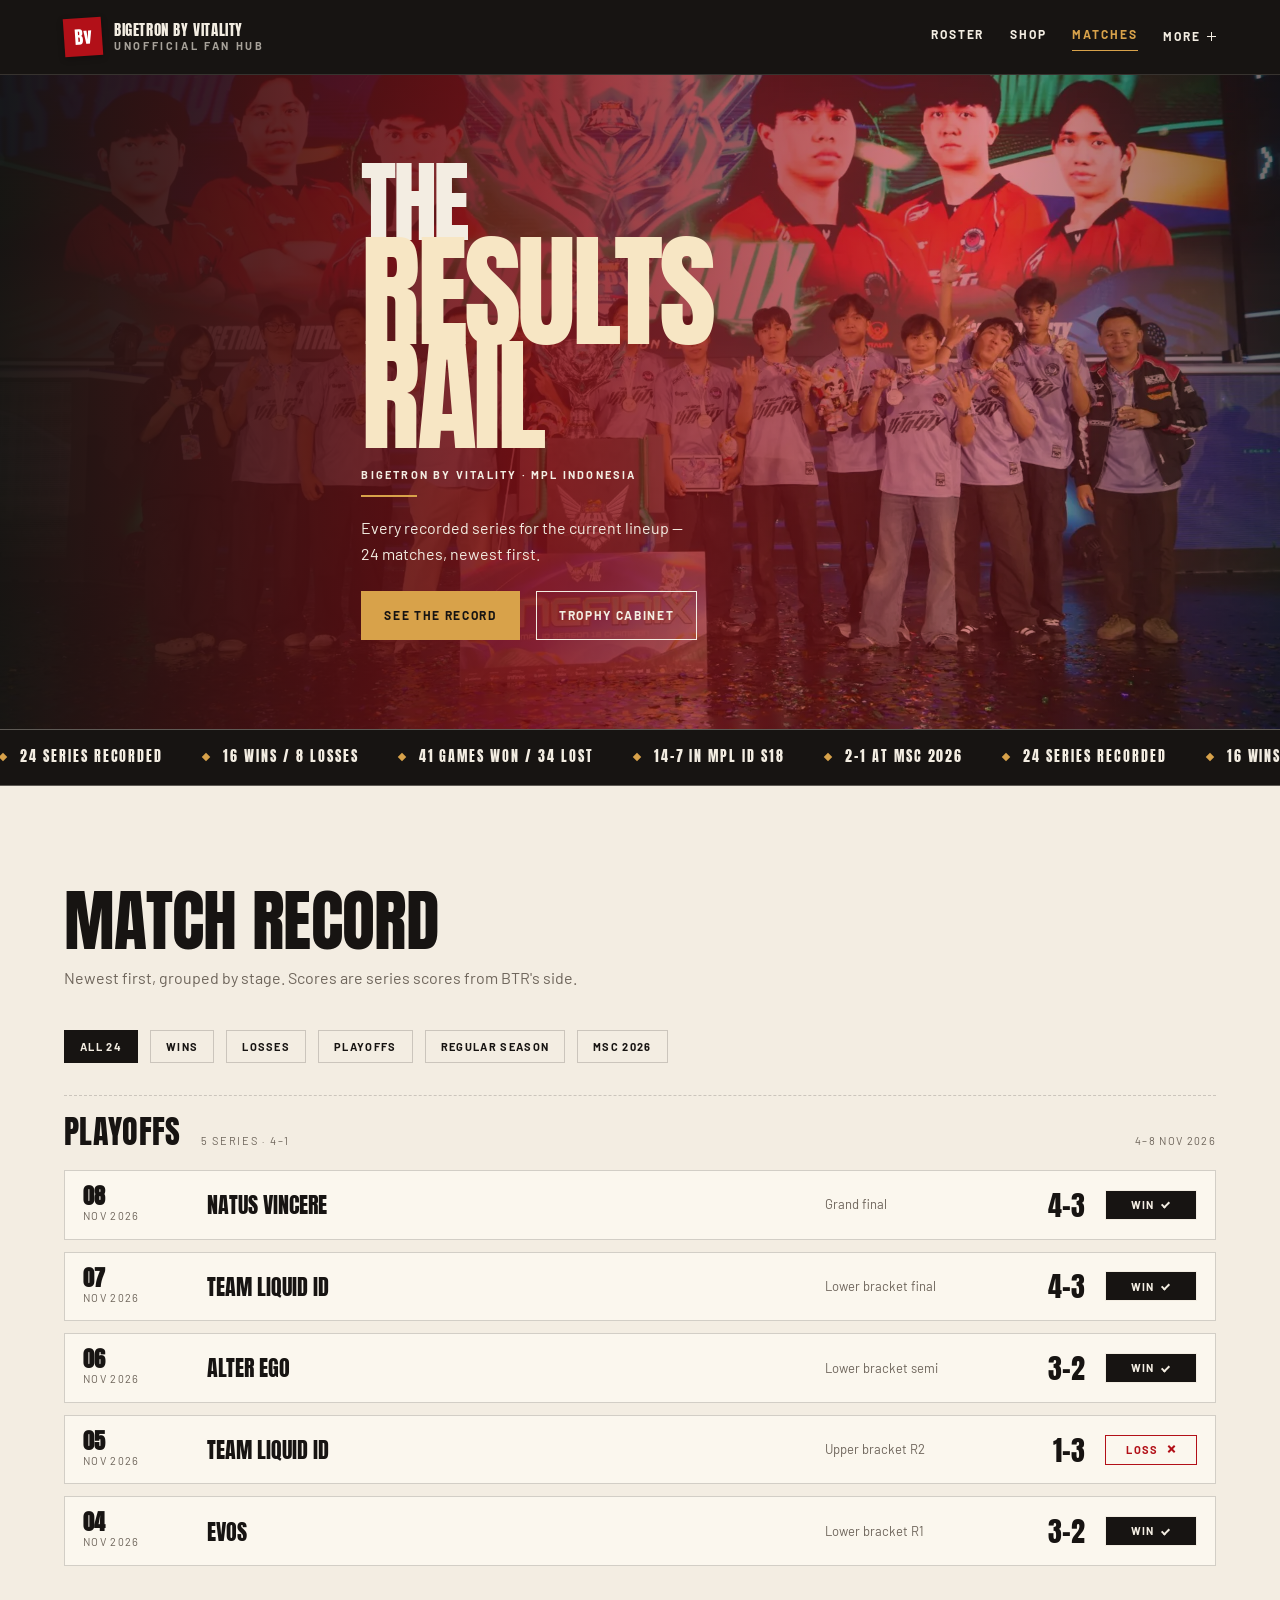
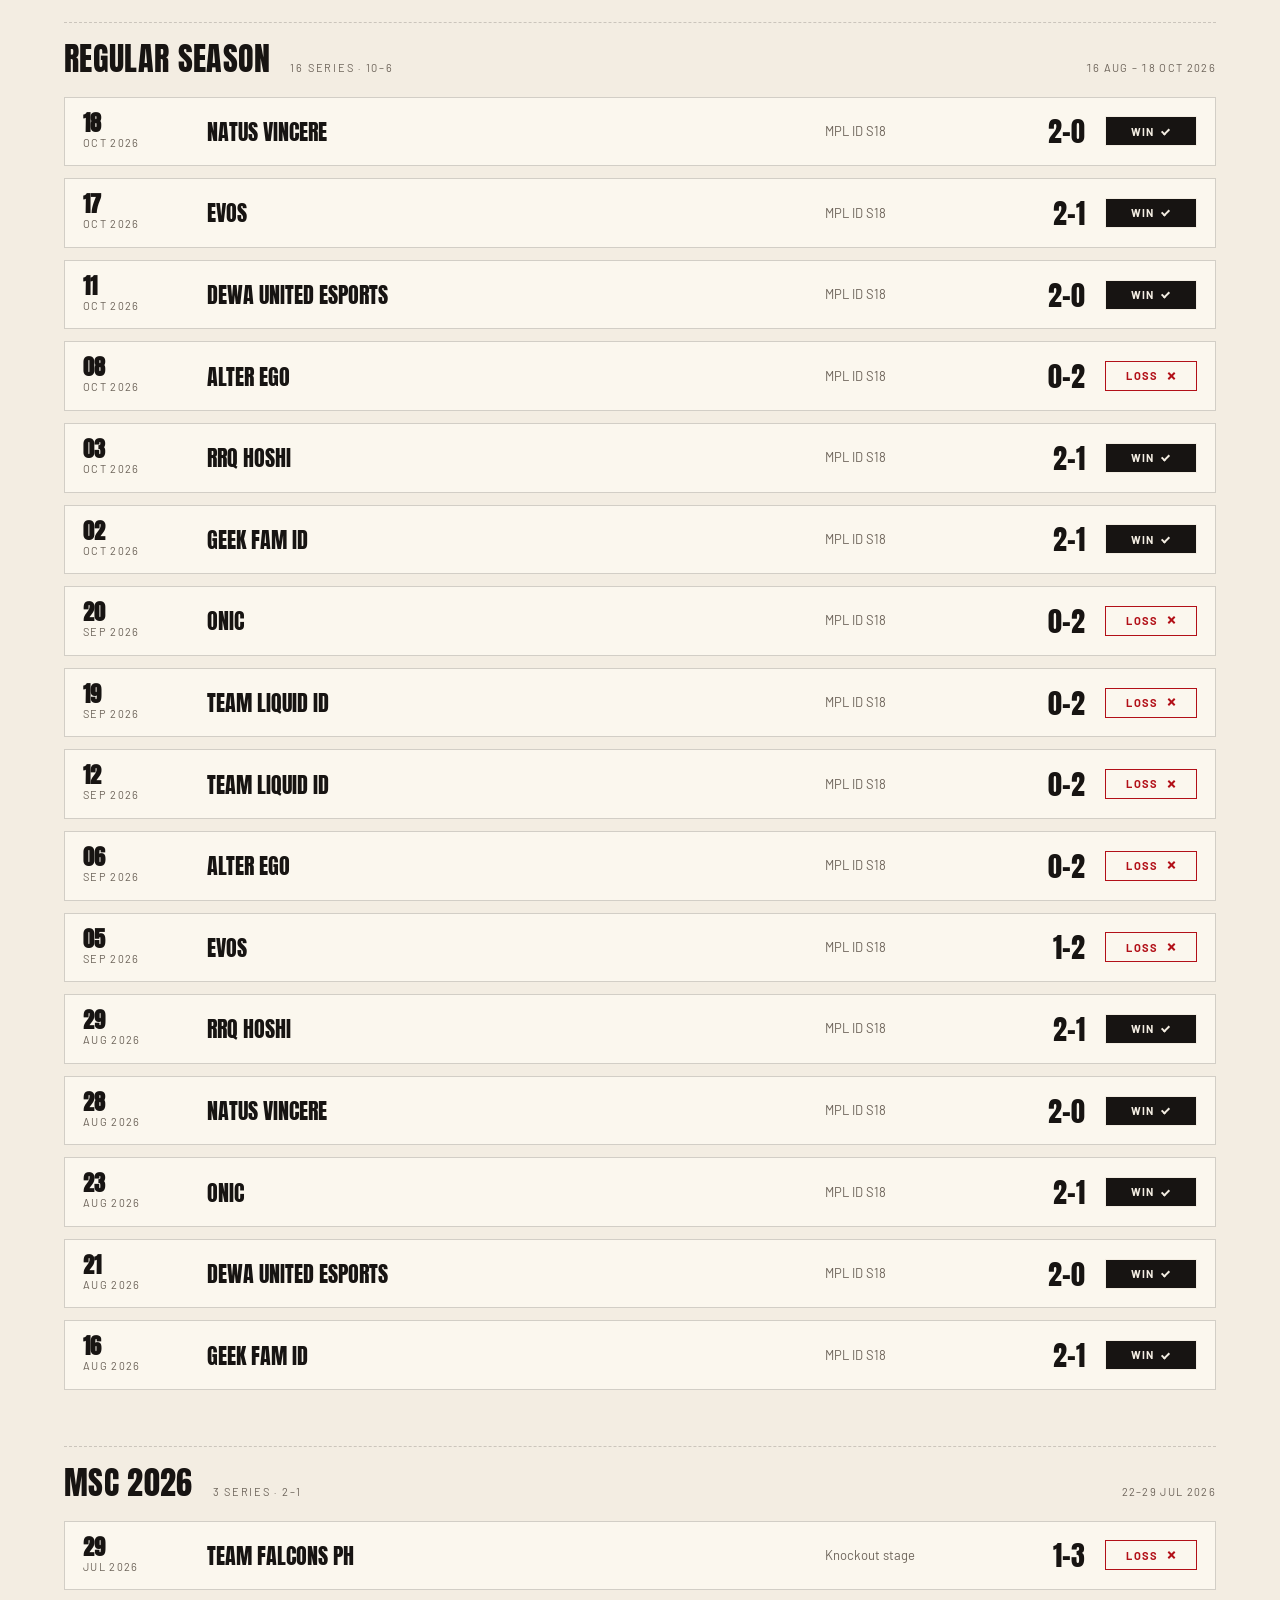
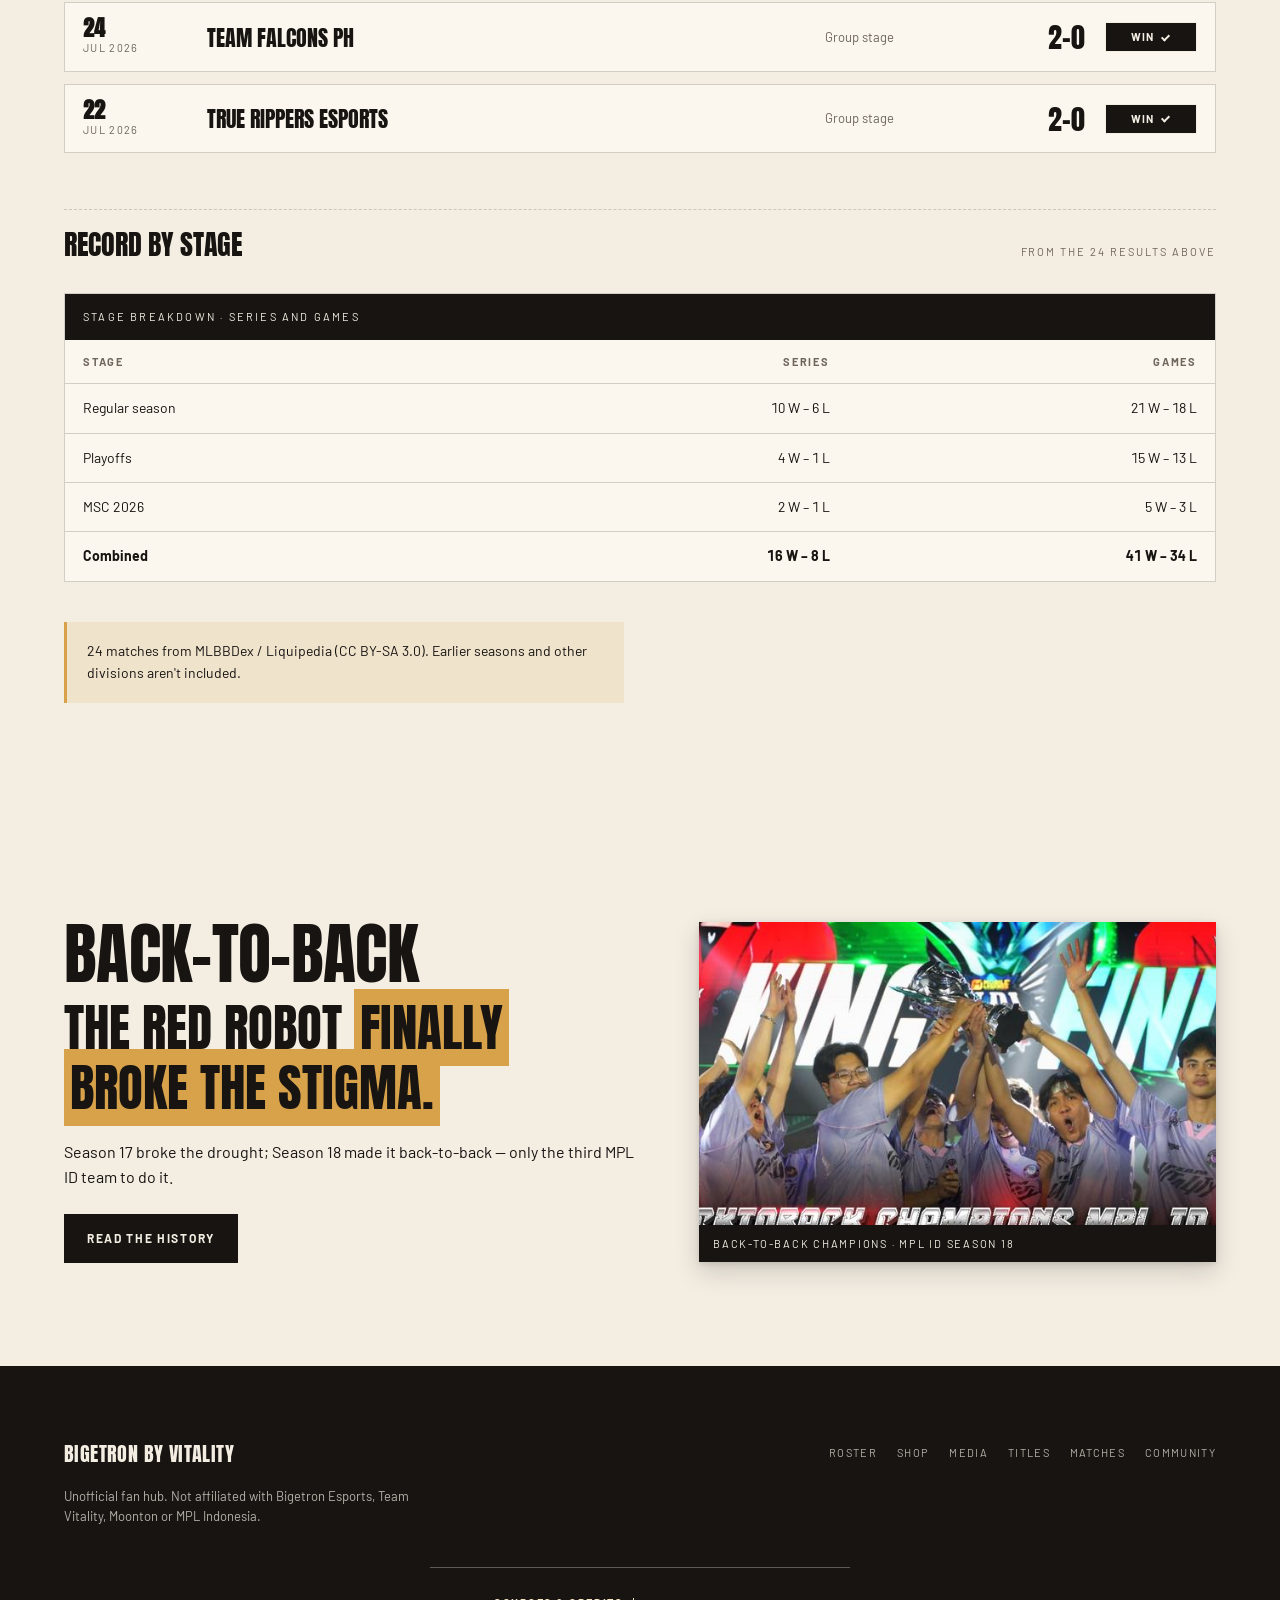
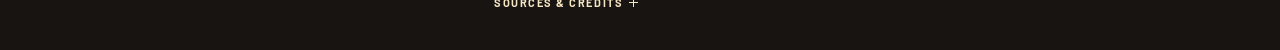
<file: matches.html>
﻿<!DOCTYPE html>
<html lang="en">
<head>
<meta charset="utf-8">
<meta name="viewport" content="width=device-width, initial-scale=1">
<title>Matches — Bigetron by Vitality fan hub</title>
<meta name="description" content="All 24 recorded matches for Bigetron by Vitality across MPL Indonesia Season 18 and MSC 2026, grouped by stage and newest first.">
<meta property="og:type" content="website">
<meta property="og:site_name" content="Bigetron by Vitality — Fan Hub">
<meta property="og:title" content="Matches — Bigetron by Vitality fan hub">
<meta property="og:description" content="All 24 recorded series across MPL Indonesia Season 18 and MSC 2026, grouped by stage.">
<meta property="og:image" content="https://berliandro.github.io/btr-webpage-test-hy4-flash/assets/img/masthead-matches.webp">
<meta name="twitter:card" content="summary_large_image">
<link rel="icon" href="assets/img/bigetron-logo.png"><link rel="stylesheet" href="assets/css/site.css?v=2">
</head>
<body>
<a class="skip-link" href="#main-content">Skip to content</a>
<header class="topbar">
  <a class="brand" href="index.html"><span class="brand-mark" aria-hidden="true">Bv</span><span class="brand-text">Bigetron by Vitality<span>Unofficial fan hub</span></span></a>
  <button type="button" class="menu-toggle" aria-expanded="false" aria-controls="main-nav">Menu</button>
  <nav class="mainnav" id="main-nav" aria-label="Primary"><a href="index.html">Roster</a><a href="shop.html">Shop</a><a href="matches.html" aria-current="page">Matches</a><details class="nav-more"><summary>More</summary><div class="nav-more-menu"><a href="media.html">Media</a><a href="titles.html">Titles</a><a href="community.html">Community</a></div></details></nav>
</header>
<main id="main-content">
  <section class="masthead"><div class="wrap"><div class="masthead-media" aria-hidden="true"><img src="assets/img/masthead-matches.webp" alt="" width="1920" height="1080" fetchpriority="high"></div><div class="masthead-wash" aria-hidden="true"></div><div class="masthead-copy"><h1><span>The</span><em>Results rail</em></h1><p class="masthead-id">Bigetron by Vitality · MPL Indonesia</p><p class="masthead-sub">Every recorded series for the current lineup — 24 matches, newest first.</p><div class="actions"><a class="btn brass" href="#match-rows">See the record</a><a class="btn ghost" href="titles.html">Trophy cabinet</a></div></div></div></section>

  <div class="strip" aria-label="Team facts">
    <div class="strip-track">
      <div class="strip-group">
        <span><i aria-hidden="true"></i>24 series recorded</span>
        <span><i aria-hidden="true"></i>16 wins / 8 losses</span>
        <span><i aria-hidden="true"></i>41 games won / 34 lost</span>
        <span><i aria-hidden="true"></i>14–7 in MPL ID S18</span>
        <span><i aria-hidden="true"></i>2–1 at MSC 2026</span>
      </div>
      <div class="strip-group" aria-hidden="true">
        <span><i aria-hidden="true"></i>24 series recorded</span>
        <span><i aria-hidden="true"></i>16 wins / 8 losses</span>
        <span><i aria-hidden="true"></i>41 games won / 34 lost</span>
        <span><i aria-hidden="true"></i>14–7 in MPL ID S18</span>
        <span><i aria-hidden="true"></i>2–1 at MSC 2026</span>
      </div>
    </div>
  </div>

  <section class="section cream">
    <div class="wrap">
      <div class="section-head"><h2>Match record</h2>
      <p class="intro">Newest first, grouped by stage. Scores are series scores from BTR's side.</p></div>
      <div class="filters" data-filter-group=".match-row" role="group" aria-label="Filter matches">
        <button type="button" class="filter" data-value="all" aria-pressed="true">All 24</button>
        <button type="button" class="filter" data-value="win" aria-pressed="false">Wins</button>
        <button type="button" class="filter" data-value="loss" aria-pressed="false">Losses</button>
        <button type="button" class="filter" data-value="playoffs" aria-pressed="false">Playoffs</button>
        <button type="button" class="filter" data-value="regular" aria-pressed="false">Regular season</button>
        <button type="button" class="filter" data-value="msc" aria-pressed="false">MSC 2026</button>
      </div>

      <div class="results" id="match-rows">
        <section class="match-group" data-group="playoffs">
          <div class="match-group-head"><h3>Playoffs</h3><span class="count">5 series · 4–1</span><span class="range">4–8 Nov 2026</span></div>
          <ol class="match-list">
            <li class="match-row" data-category="win playoffs"><span class="match-date"><b>08</b>Nov 2026</span><span class="match-opponent">Natus Vincere</span><span class="match-round">Grand final</span><span class="match-score">4–3</span><span class="match-result win">Win<i aria-hidden="true"></i></span></li>
            <li class="match-row" data-category="win playoffs"><span class="match-date"><b>07</b>Nov 2026</span><span class="match-opponent">Team Liquid ID</span><span class="match-round">Lower bracket final</span><span class="match-score">4–3</span><span class="match-result win">Win<i aria-hidden="true"></i></span></li>
            <li class="match-row" data-category="win playoffs"><span class="match-date"><b>06</b>Nov 2026</span><span class="match-opponent">Alter Ego</span><span class="match-round">Lower bracket semi</span><span class="match-score">3–2</span><span class="match-result win">Win<i aria-hidden="true"></i></span></li>
            <li class="match-row" data-category="loss playoffs"><span class="match-date"><b>05</b>Nov 2026</span><span class="match-opponent">Team Liquid ID</span><span class="match-round">Upper bracket R2</span><span class="match-score">1–3</span><span class="match-result loss">Loss<i aria-hidden="true"></i></span></li>
            <li class="match-row" data-category="win playoffs"><span class="match-date"><b>04</b>Nov 2026</span><span class="match-opponent">EVOS</span><span class="match-round">Lower bracket R1</span><span class="match-score">3–2</span><span class="match-result win">Win<i aria-hidden="true"></i></span></li>
          </ol>
        </section>

        <section class="match-group" data-group="regular">
          <div class="match-group-head"><h3>Regular season</h3><span class="count">16 series · 10–6</span><span class="range">16 Aug – 18 Oct 2026</span></div>
          <ol class="match-list">
            <li class="match-row" data-category="win regular"><span class="match-date"><b>18</b>Oct 2026</span><span class="match-opponent">Natus Vincere</span><span class="match-round">MPL ID S18</span><span class="match-score">2–0</span><span class="match-result win">Win<i aria-hidden="true"></i></span></li>
            <li class="match-row" data-category="win regular"><span class="match-date"><b>17</b>Oct 2026</span><span class="match-opponent">EVOS</span><span class="match-round">MPL ID S18</span><span class="match-score">2–1</span><span class="match-result win">Win<i aria-hidden="true"></i></span></li>
            <li class="match-row" data-category="win regular"><span class="match-date"><b>11</b>Oct 2026</span><span class="match-opponent">Dewa United Esports</span><span class="match-round">MPL ID S18</span><span class="match-score">2–0</span><span class="match-result win">Win<i aria-hidden="true"></i></span></li>
            <li class="match-row" data-category="loss regular"><span class="match-date"><b>08</b>Oct 2026</span><span class="match-opponent">Alter Ego</span><span class="match-round">MPL ID S18</span><span class="match-score">0–2</span><span class="match-result loss">Loss<i aria-hidden="true"></i></span></li>
            <li class="match-row" data-category="win regular"><span class="match-date"><b>03</b>Oct 2026</span><span class="match-opponent">RRQ Hoshi</span><span class="match-round">MPL ID S18</span><span class="match-score">2–1</span><span class="match-result win">Win<i aria-hidden="true"></i></span></li>
            <li class="match-row" data-category="win regular"><span class="match-date"><b>02</b>Oct 2026</span><span class="match-opponent">Geek Fam ID</span><span class="match-round">MPL ID S18</span><span class="match-score">2–1</span><span class="match-result win">Win<i aria-hidden="true"></i></span></li>
            <li class="match-row" data-category="loss regular"><span class="match-date"><b>20</b>Sep 2026</span><span class="match-opponent">ONIC</span><span class="match-round">MPL ID S18</span><span class="match-score">0–2</span><span class="match-result loss">Loss<i aria-hidden="true"></i></span></li>
            <li class="match-row" data-category="loss regular"><span class="match-date"><b>19</b>Sep 2026</span><span class="match-opponent">Team Liquid ID</span><span class="match-round">MPL ID S18</span><span class="match-score">0–2</span><span class="match-result loss">Loss<i aria-hidden="true"></i></span></li>
            <li class="match-row" data-category="loss regular"><span class="match-date"><b>12</b>Sep 2026</span><span class="match-opponent">Team Liquid ID</span><span class="match-round">MPL ID S18</span><span class="match-score">0–2</span><span class="match-result loss">Loss<i aria-hidden="true"></i></span></li>
            <li class="match-row" data-category="loss regular"><span class="match-date"><b>06</b>Sep 2026</span><span class="match-opponent">Alter Ego</span><span class="match-round">MPL ID S18</span><span class="match-score">0–2</span><span class="match-result loss">Loss<i aria-hidden="true"></i></span></li>
            <li class="match-row" data-category="loss regular"><span class="match-date"><b>05</b>Sep 2026</span><span class="match-opponent">EVOS</span><span class="match-round">MPL ID S18</span><span class="match-score">1–2</span><span class="match-result loss">Loss<i aria-hidden="true"></i></span></li>
            <li class="match-row" data-category="win regular"><span class="match-date"><b>29</b>Aug 2026</span><span class="match-opponent">RRQ Hoshi</span><span class="match-round">MPL ID S18</span><span class="match-score">2–1</span><span class="match-result win">Win<i aria-hidden="true"></i></span></li>
            <li class="match-row" data-category="win regular"><span class="match-date"><b>28</b>Aug 2026</span><span class="match-opponent">Natus Vincere</span><span class="match-round">MPL ID S18</span><span class="match-score">2–0</span><span class="match-result win">Win<i aria-hidden="true"></i></span></li>
            <li class="match-row" data-category="win regular"><span class="match-date"><b>23</b>Aug 2026</span><span class="match-opponent">ONIC</span><span class="match-round">MPL ID S18</span><span class="match-score">2–1</span><span class="match-result win">Win<i aria-hidden="true"></i></span></li>
            <li class="match-row" data-category="win regular"><span class="match-date"><b>21</b>Aug 2026</span><span class="match-opponent">Dewa United Esports</span><span class="match-round">MPL ID S18</span><span class="match-score">2–0</span><span class="match-result win">Win<i aria-hidden="true"></i></span></li>
            <li class="match-row" data-category="win regular"><span class="match-date"><b>16</b>Aug 2026</span><span class="match-opponent">Geek Fam ID</span><span class="match-round">MPL ID S18</span><span class="match-score">2–1</span><span class="match-result win">Win<i aria-hidden="true"></i></span></li>
          </ol>
        </section>

        <section class="match-group" data-group="msc">
          <div class="match-group-head"><h3>MSC 2026</h3><span class="count">3 series · 2–1</span><span class="range">22–29 Jul 2026</span></div>
          <ol class="match-list">
            <li class="match-row" data-category="loss msc"><span class="match-date"><b>29</b>Jul 2026</span><span class="match-opponent">Team Falcons PH</span><span class="match-round">Knockout stage</span><span class="match-score">1–3</span><span class="match-result loss">Loss<i aria-hidden="true"></i></span></li>
            <li class="match-row" data-category="win msc"><span class="match-date"><b>24</b>Jul 2026</span><span class="match-opponent">Team Falcons PH</span><span class="match-round">Group stage</span><span class="match-score">2–0</span><span class="match-result win">Win<i aria-hidden="true"></i></span></li>
            <li class="match-row" data-category="win msc"><span class="match-date"><b>22</b>Jul 2026</span><span class="match-opponent">True Rippers Esports</span><span class="match-round">Group stage</span><span class="match-score">2–0</span><span class="match-result win">Win<i aria-hidden="true"></i></span></li>
          </ol>
        </section>
      </div>

      <div class="divider"><span class="line"></span><h2>Record by stage</h2><span class="count">From the 24 results above</span><span class="line"></span></div>
      <div class="table-wrap">
        <table>
          <caption>Stage breakdown · series and games</caption>
          <thead><tr><th>Stage</th><th class="num">Series</th><th class="num">Games</th></tr></thead>
          <tbody>
            <tr><td>Regular season</td><td class="num">10 W – 6 L</td><td class="num">21 W – 18 L</td></tr>
            <tr><td>Playoffs</td><td class="num">4 W – 1 L</td><td class="num">15 W – 13 L</td></tr>
            <tr><td>MSC 2026</td><td class="num">2 W – 1 L</td><td class="num">5 W – 3 L</td></tr>
            <tr><td><b>Combined</b></td><td class="num"><b>16 W – 8 L</b></td><td class="num"><b>41 W – 34 L</b></td></tr>
          </tbody>
        </table>
      </div>
      <p class="note">24 matches from MLBBDex / Liquipedia (CC BY-SA 3.0). Earlier seasons and other divisions aren't included.</p>
    </div>
  </section>

  <section class="section cream">
    <div class="wrap split">
      <div>
        <h2>Back-to-back</h2>
        <p class="quote">The Red Robot <mark>finally broke the stigma.</mark></p>
        <p class="body-copy">Season 17 broke the drought; Season 18 made it back-to-back — only the third MPL ID team to do it.</p>
        <a class="btn card-action" href="titles.html">Read the history</a>
      </div>
      <figure class="plate"><img src="assets/img/back-to-back.jpeg" alt="Bigetron by Vitality lifting the MPL Indonesia Season 18 trophy" width="800" height="400" loading="lazy"><figcaption>Back-to-back champions · MPL ID Season 18</figcaption></figure>
    </div>
  </section>
</main>
<footer class="site-foot"><div class="wrap foot-grid"><div><strong>Bigetron by Vitality</strong><p>Unofficial fan hub. Not affiliated with Bigetron Esports, Team Vitality, Moonton or MPL Indonesia.</p></div><nav class="foot-links" aria-label="Footer"><a href="index.html">Roster</a><a href="shop.html">Shop</a><a href="media.html">Media</a><a href="titles.html">Titles</a><a href="matches.html">Matches</a><a href="community.html">Community</a></nav></div><div class="wrap foot-note"><details class="foot-credits"><summary>Sources &amp; credits</summary><p>Photography © Bigetron Esports, used as editorial reference on an unofficial fan page. Results adapted from MLBBDex / Liquipedia (CC BY-SA 3.0).</p></details></div></footer>
<script src="assets/js/site.js?v=2"></script>
</body>
</html>
</file>
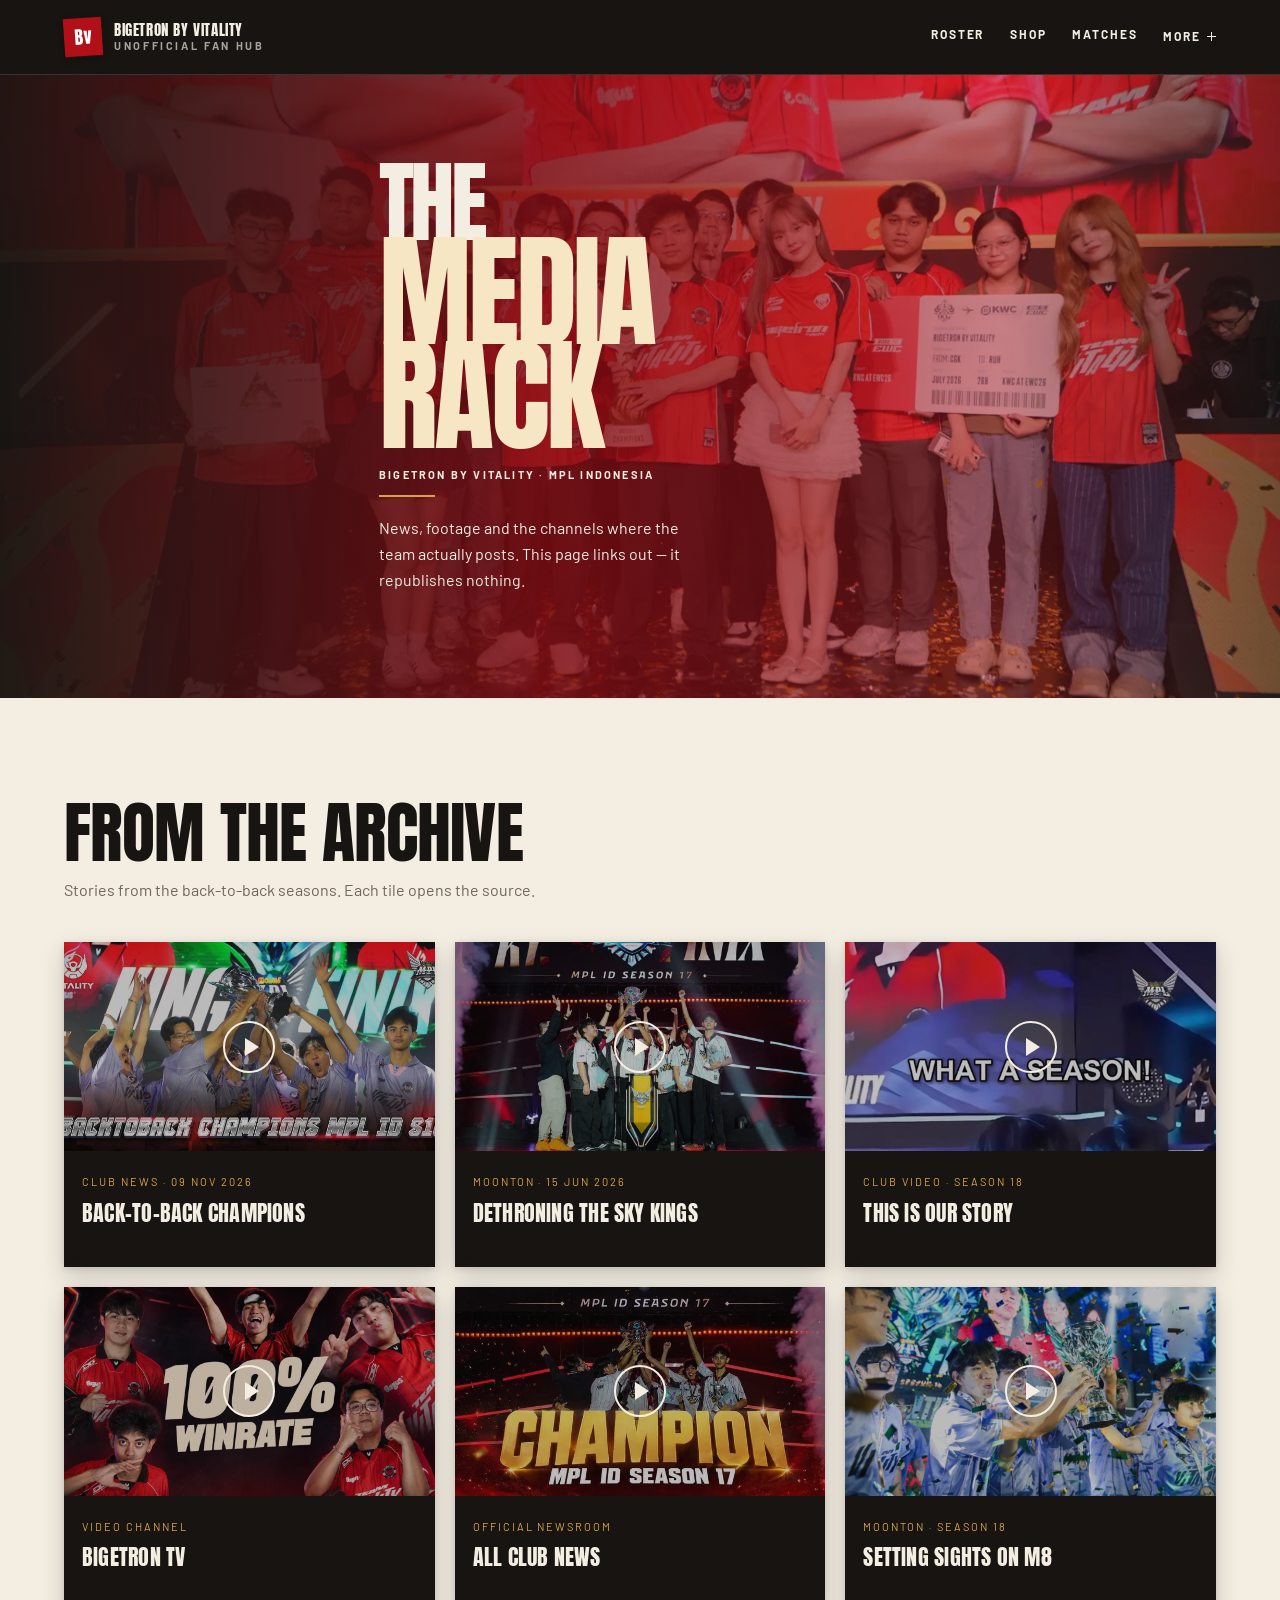
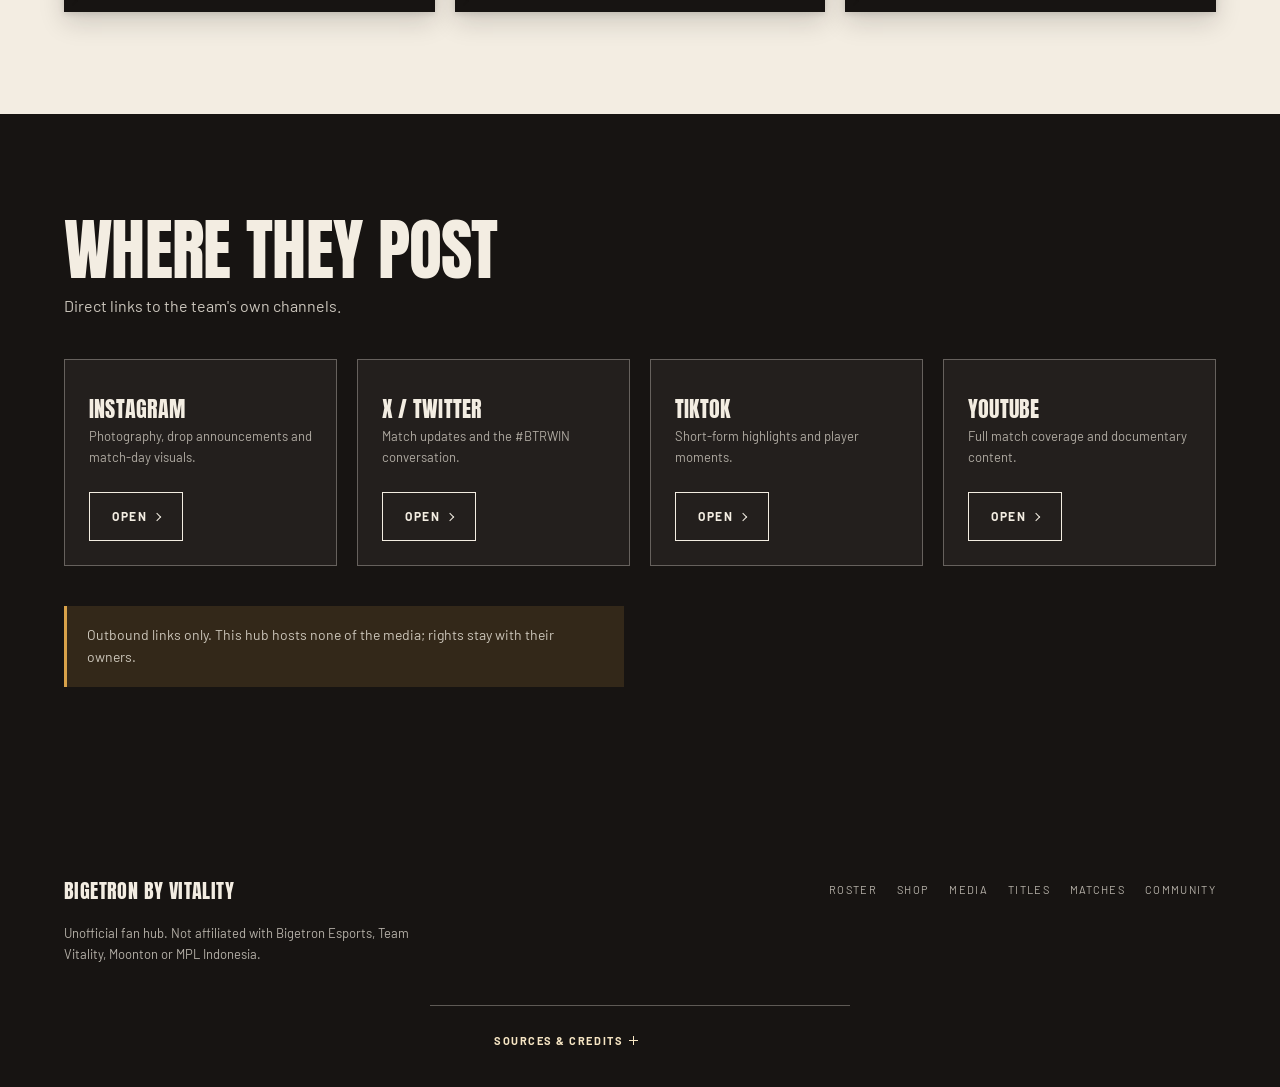
<file: media.html>
﻿<!DOCTYPE html>
<html lang="en">
<head>
<meta charset="utf-8">
<meta name="viewport" content="width=device-width, initial-scale=1">
<title>Media — Bigetron by Vitality fan hub</title>
<meta name="description" content="Official news, video and social channels for Bigetron by Vitality, collected in one fan-made media rack.">
<meta property="og:type" content="website">
<meta property="og:site_name" content="Bigetron by Vitality — Fan Hub">
<meta property="og:title" content="Media — Bigetron by Vitality fan hub">
<meta property="og:description" content="Official news, video and the channels where the team actually posts.">
<meta property="og:image" content="https://berliandro.github.io/btr-webpage-test-hy4-flash/assets/img/masthead-media.webp">
<meta name="twitter:card" content="summary_large_image">
<link rel="icon" href="assets/img/bigetron-logo.png"><link rel="stylesheet" href="assets/css/site.css?v=2">
</head>
<body>
<a class="skip-link" href="#main-content">Skip to content</a>
<header class="topbar">
  <a class="brand" href="index.html"><span class="brand-mark" aria-hidden="true">Bv</span><span class="brand-text">Bigetron by Vitality<span>Unofficial fan hub</span></span></a>
  <button type="button" class="menu-toggle" aria-expanded="false" aria-controls="main-nav">Menu</button>
  <nav class="mainnav" id="main-nav" aria-label="Primary"><a href="index.html">Roster</a><a href="shop.html">Shop</a><a href="matches.html">Matches</a><details class="nav-more"><summary>More</summary><div class="nav-more-menu"><a href="media.html" aria-current="page">Media</a><a href="titles.html">Titles</a><a href="community.html">Community</a></div></details></nav>
</header>
<main id="main-content">
  <section class="masthead"><div class="wrap"><div class="masthead-media" aria-hidden="true"><img src="assets/img/masthead-media.webp" alt="" width="1920" height="1080" fetchpriority="high"></div><div class="masthead-wash" aria-hidden="true"></div><div class="masthead-copy"><h1><span>The</span><em>Media rack</em></h1><p class="masthead-id">Bigetron by Vitality · MPL Indonesia</p><p class="masthead-sub">News, footage and the channels where the team actually posts. This page links out — it republishes nothing.</p></div></div></section>

  <section class="section cream">
    <div class="wrap">
      <div class="section-head"><h2>From the archive</h2>
      <p class="intro">Stories from the back-to-back seasons. Each tile opens the source.</p></div>
      <div class="media-grid">
        <a class="media-tile" href="https://bigetron.gg/news/pertahankan-gelar-juara-bigetron-by-vitality-cetak/" target="_blank" rel="noopener noreferrer">
          <div class="thumb"><img src="assets/img/back-to-back.jpeg" alt="Team lifting the MPL ID Season 18 trophy" width="800" height="400" loading="lazy"><span class="play"><i aria-hidden="true"></i></span></div>
          <div class="meta"><small>Club news · 09 Nov 2026</small><h3>Back-to-back champions</h3></div>
        </a>
        <a class="media-tile" href="https://en.moonton.com/news/350.html" target="_blank" rel="noopener noreferrer">
          <div class="thumb"><img src="assets/img/media-sky-kings.webp" alt="Bigetron by Vitality players in team jersey" width="1200" height="674" loading="lazy"><span class="play"><i aria-hidden="true"></i></span></div>
          <div class="meta"><small>Moonton · 15 Jun 2026</small><h3>Dethroning the Sky Kings</h3></div>
        </a>
        <a class="media-tile" href="https://www.facebook.com/reel/1580904827122908/" target="_blank" rel="noopener noreferrer">
          <div class="thumb"><img src="assets/img/media-this-is-our-story.webp" alt="Bigetron by Vitality celebrating a back-to-back championship" width="1200" height="2134" loading="lazy"><span class="play"><i aria-hidden="true"></i></span></div>
          <div class="meta"><small>Club video · Season 18</small><h3>This is our story</h3></div>
        </a>
        <a class="media-tile" href="https://www.youtube.com/c/BigetronTV2k17" target="_blank" rel="noopener noreferrer">
          <div class="thumb"><img src="assets/img/media-bigetron-tv.webp" alt="Bigetron TV channel video thumbnail" width="1200" height="676" loading="lazy"><span class="play"><i aria-hidden="true"></i></span></div>
          <div class="meta"><small>Video channel</small><h3>Bigetron TV</h3></div>
        </a>
        <a class="media-tile" href="https://bigetron.gg/news/" target="_blank" rel="noopener noreferrer">
          <div class="thumb"><img src="assets/img/media-all-news.webp" alt="Bigetron by Vitality Season 17 championship news article" width="800" height="400" loading="lazy"><span class="play"><i aria-hidden="true"></i></span></div>
          <div class="meta"><small>Official newsroom</small><h3>All club news</h3></div>
        </a>
        <a class="media-tile" href="https://en.moonton.com/news/397.html" target="_blank" rel="noopener noreferrer">
          <div class="thumb"><img src="assets/img/trophy-original.jpg" alt="Bigetron by Vitality lifting the championship trophy" width="1920" height="1080" loading="lazy"><span class="play"><i aria-hidden="true"></i></span></div>
          <div class="meta"><small>Moonton · Season 18</small><h3>Setting sights on M8</h3></div>
        </a>
      </div>
    </div>
  </section>

  <section class="section ink">
    <div class="wrap">
      <div class="section-head"><h2>Where they post</h2>
      <p class="intro">Direct links to the team's own channels.</p></div>
      <div class="trophy">
        <div class="trophy-item"><h3>Instagram</h3><p>Photography, drop announcements and match-day visuals.</p><a class="btn ghost card-action" href="https://www.instagram.com/bigetronesports" target="_blank" rel="noopener noreferrer">Open</a></div>
        <div class="trophy-item"><h3>X / Twitter</h3><p>Match updates and the #BTRWIN conversation.</p><a class="btn ghost card-action" href="https://x.com/bigetronesports" target="_blank" rel="noopener noreferrer">Open</a></div>
        <div class="trophy-item"><h3>TikTok</h3><p>Short-form highlights and player moments.</p><a class="btn ghost card-action" href="https://www.tiktok.com/@bigetronesports" target="_blank" rel="noopener noreferrer">Open</a></div>
        <div class="trophy-item"><h3>YouTube</h3><p>Full match coverage and documentary content.</p><a class="btn ghost card-action" href="https://www.youtube.com/c/BigetronTV2k17" target="_blank" rel="noopener noreferrer">Open</a></div>
      </div>
      <p class="note">Outbound links only. This hub hosts none of the media; rights stay with their owners.</p>
    </div>
  </section>
</main>
<footer class="site-foot"><div class="wrap foot-grid"><div><strong>Bigetron by Vitality</strong><p>Unofficial fan hub. Not affiliated with Bigetron Esports, Team Vitality, Moonton or MPL Indonesia.</p></div><nav class="foot-links" aria-label="Footer"><a href="index.html">Roster</a><a href="shop.html">Shop</a><a href="media.html">Media</a><a href="titles.html">Titles</a><a href="matches.html">Matches</a><a href="community.html">Community</a></nav></div><div class="wrap foot-note"><details class="foot-credits"><summary>Sources &amp; credits</summary><p>Photography © Bigetron Esports / MOONTON Games / Bigetron TV, used as editorial reference on an unofficial fan page. Links and dates reflect sources available in November 2026.</p></details></div></footer>
<script src="assets/js/site.js?v=2"></script>
</body>
</html>
</file>
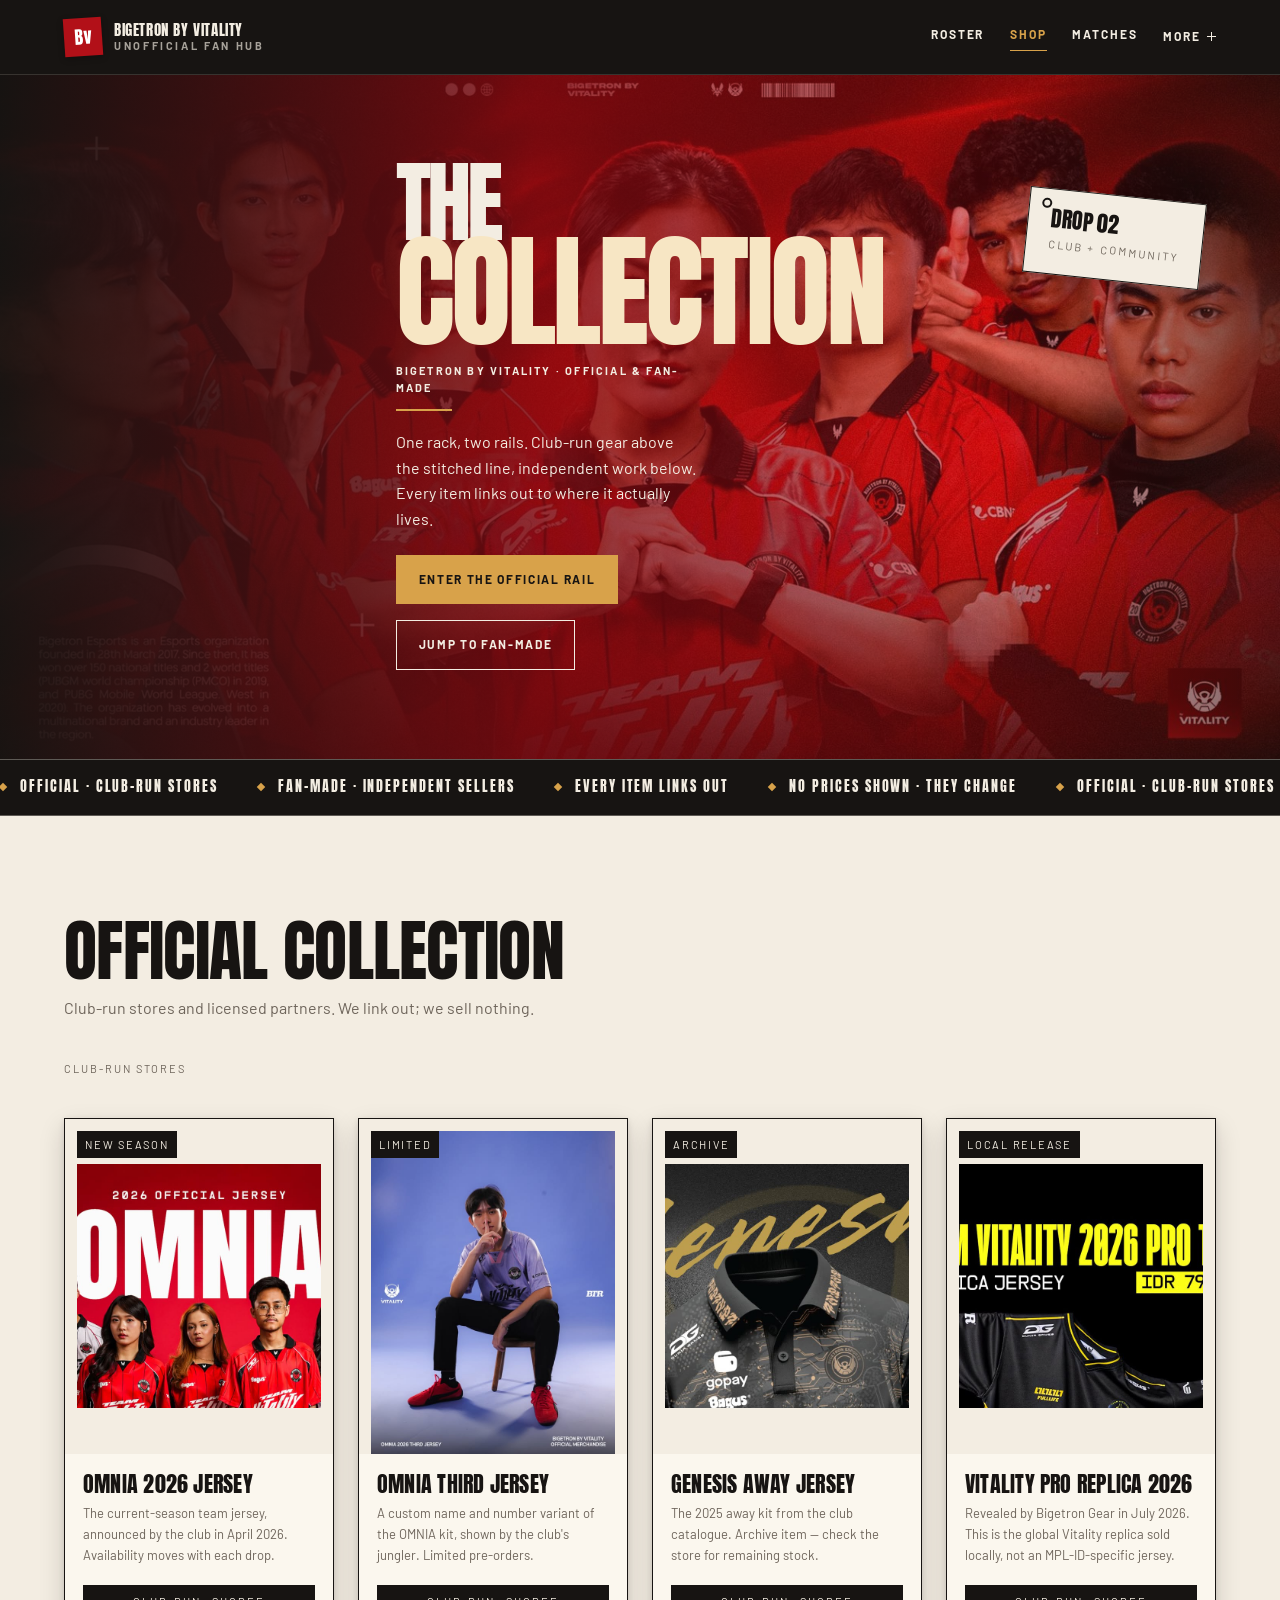
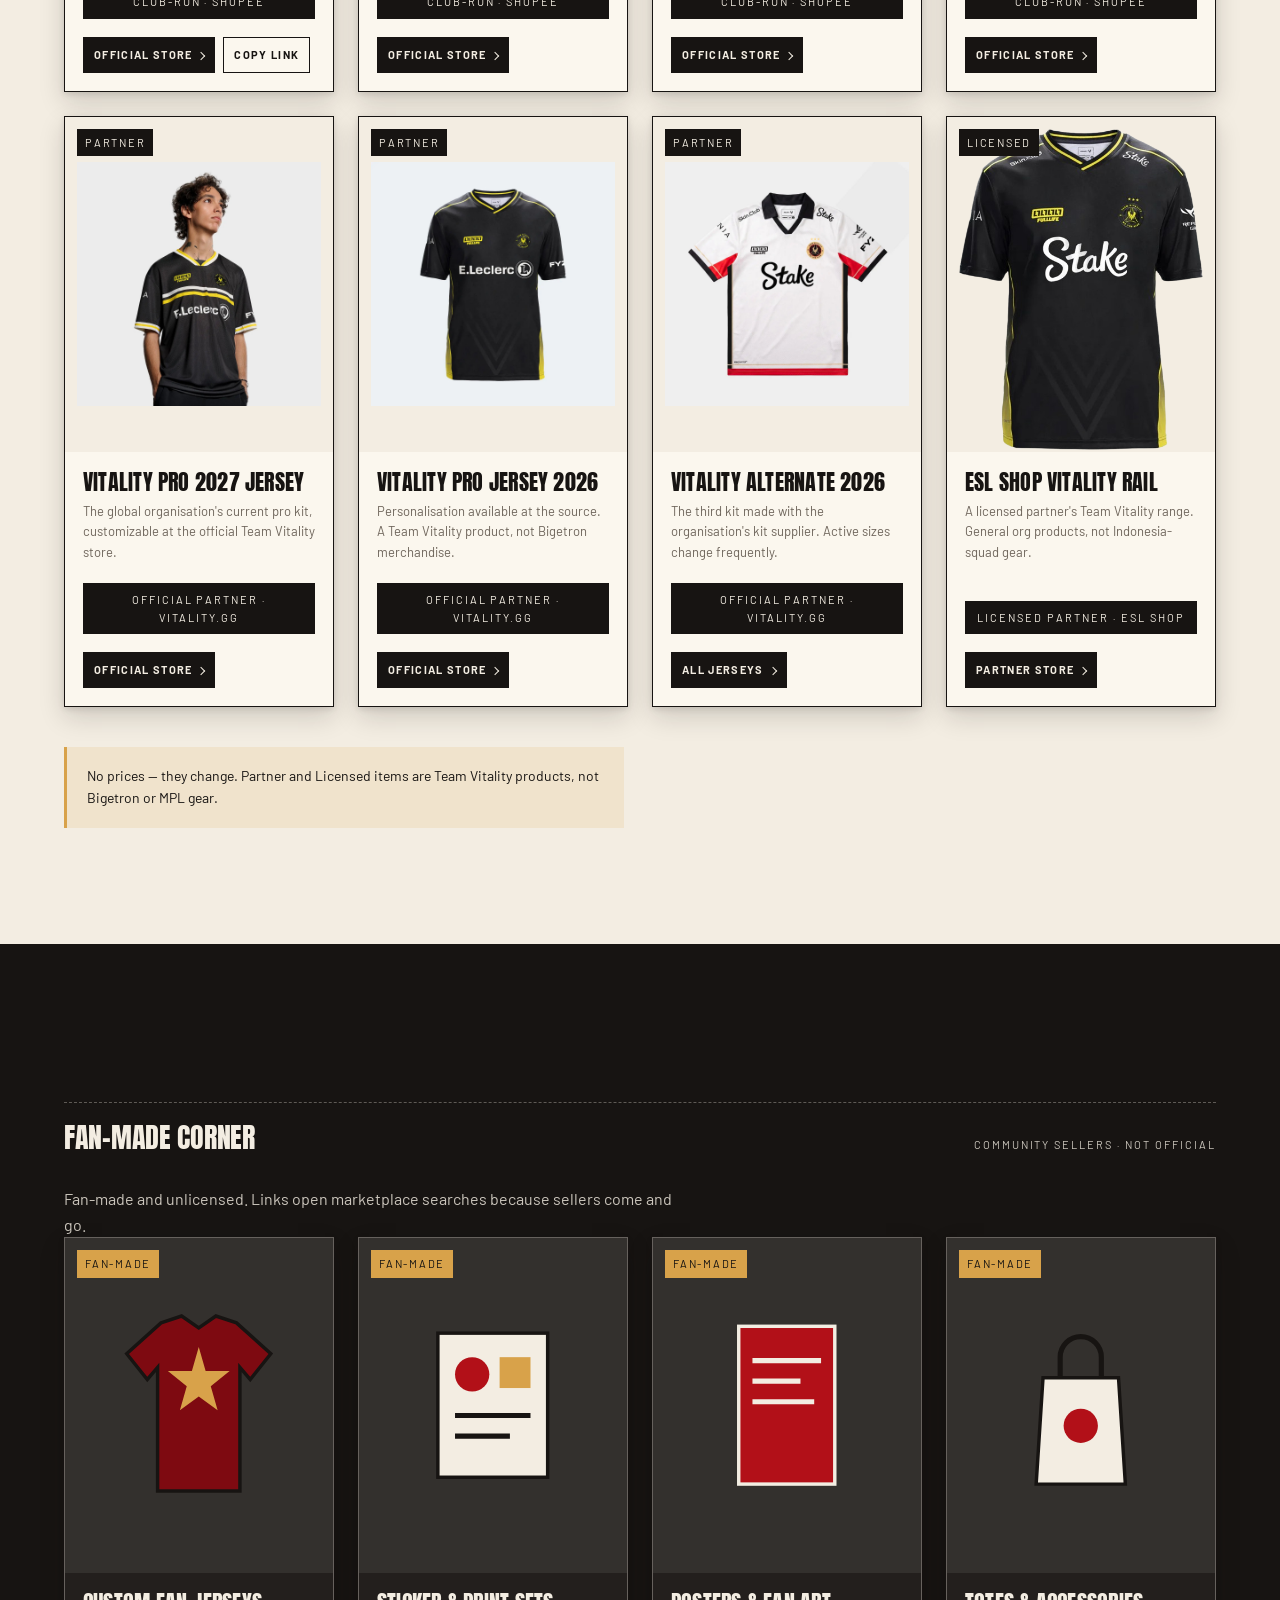
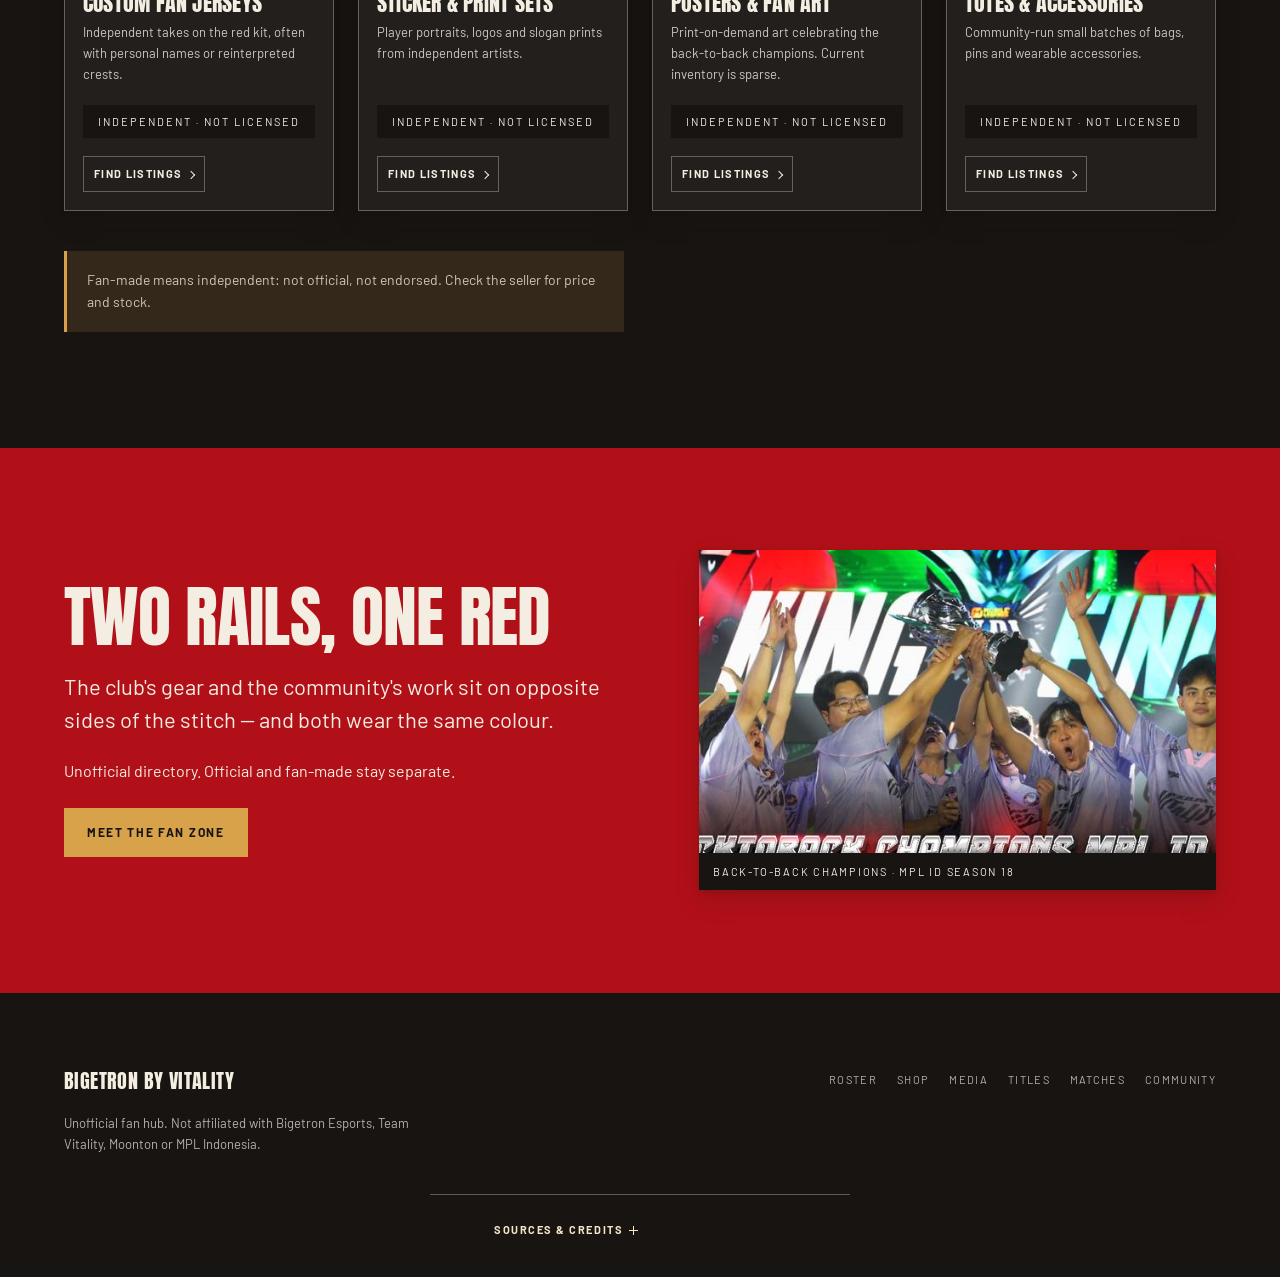
<file: shop.html>
﻿<!DOCTYPE html>
<html lang="en">
<head>
<meta charset="utf-8">
<meta name="viewport" content="width=device-width, initial-scale=1">
<title>Shop — Bigetron by Vitality fan hub</title>
<meta name="description" content="Official Bigetron by Vitality merchandise and community fan-made gear, clearly separated, with a redirect link on every product.">
<meta property="og:type" content="website">
<meta property="og:site_name" content="Bigetron by Vitality — Fan Hub">
<meta property="og:title" content="Shop — Bigetron by Vitality fan hub">
<meta property="og:description" content="Official merchandise and fan-made gear, clearly separated, with a link on every product.">
<meta property="og:image" content="https://berliandro.github.io/btr-webpage-test-hy4-flash/assets/img/hero.jpeg">
<meta name="twitter:card" content="summary_large_image">
<link rel="icon" href="assets/img/bigetron-logo.png"><link rel="stylesheet" href="assets/css/site.css?v=2">
</head>
<body>
<a class="skip-link" href="#main-content">Skip to content</a>
<header class="topbar">
  <a class="brand" href="index.html"><span class="brand-mark" aria-hidden="true">Bv</span><span class="brand-text">Bigetron by Vitality<span>Unofficial fan hub</span></span></a>
  <button type="button" class="menu-toggle" aria-expanded="false" aria-controls="main-nav">Menu</button>
  <nav class="mainnav" id="main-nav" aria-label="Primary">
    <a href="index.html">Roster</a><a href="shop.html" aria-current="page">Shop</a><a href="matches.html">Matches</a><details class="nav-more"><summary>More</summary><div class="nav-more-menu"><a href="media.html">Media</a><a href="titles.html">Titles</a><a href="community.html">Community</a></div></details>
  </nav>
</header>

<main id="main-content">
  <section class="masthead" aria-label="The collection">
    <div class="wrap">
      <div class="masthead-media" aria-hidden="true"><img src="assets/img/hero.jpeg" alt="" width="1920" height="1080" fetchpriority="high"></div>
      <div class="masthead-wash" aria-hidden="true"></div>
      <div class="masthead-copy">
        <h1><span>The</span><em>Collection</em></h1>
        <p class="masthead-id">Bigetron by Vitality · Official &amp; fan-made</p>
        <p class="masthead-sub">One rack, two rails. Club-run gear above the stitched line, independent work below. Every item links out to where it actually lives.</p>
        <div class="actions"><a class="btn brass" href="#official">Enter the official rail</a><a class="btn ghost" href="#fan-made">Jump to fan-made</a></div>
      </div>
      <aside class="hangtag" aria-label="Current drop"><b>Drop 02</b><span>Club + community</span></aside>
    </div>
  </section>

  <div class="strip" aria-label="Shop facts">
    <div class="strip-track">
      <div class="strip-group">
        <span><i aria-hidden="true"></i>Official · club-run stores</span>
        <span><i aria-hidden="true"></i>Fan-made · independent sellers</span>
        <span><i aria-hidden="true"></i>Every item links out</span>
        <span><i aria-hidden="true"></i>No prices shown · they change</span>
      </div>
      <div class="strip-group" aria-hidden="true">
        <span><i aria-hidden="true"></i>Official · club-run stores</span>
        <span><i aria-hidden="true"></i>Fan-made · independent sellers</span>
        <span><i aria-hidden="true"></i>Every item links out</span>
        <span><i aria-hidden="true"></i>No prices shown · they change</span>
      </div>
    </div>
  </div>

  <section class="section cream" id="official">
    <div class="wrap">
      <div class="section-head"><h2>Official collection</h2>
        <p class="intro">Club-run stores and licensed partners. We link out; we sell nothing.</p>
        <span class="count">Club-run stores</span>
      </div>
      <div class="shop-grid">
        <article class="product">
          <div class="art"><span class="badge">New season</span><img src="assets/img/products/btr-omnia-2026-jersey-instagram.jpg" alt="The 2026 OMNIA jersey from Bigetron Gear" width="612" height="612" loading="lazy"></div>
          <div class="body"><h3>OMNIA 2026 jersey</h3><p>The current-season team jersey, announced by the club in April 2026. Availability moves with each drop.</p><span class="flag-strip">Club-run · Shopee</span><div class="links"><a class="official" href="https://shopee.co.id/btrgear" target="_blank" rel="noopener noreferrer">Official store</a><button class="fan" type="button" data-copy-link="https://shopee.co.id/btrgear">Copy link</button></div></div>
        </article>
        <article class="product">
          <div class="art"><span class="badge">Limited</span><img src="assets/img/products/btr-omnia-jersey-nnael-facebook.jpg" alt="OMNIA third jersey modelled by Nnael" width="612" height="612" loading="lazy"></div>
          <div class="body"><h3>OMNIA third jersey</h3><p>A custom name and number variant of the OMNIA kit, shown by the club's jungler. Limited pre-orders.</p><span class="flag-strip">Club-run · Shopee</span><div class="links"><a class="official" href="https://shopee.co.id/btrgear" target="_blank" rel="noopener noreferrer">Official store</a></div></div>
        </article>
        <article class="product">
          <div class="art"><span class="badge">Archive</span><img src="assets/img/products/btr-genesis-away-jersey-2025-instagram.jpg" alt="The GENESIS away jersey from 2025" width="612" height="612" loading="lazy"></div>
          <div class="body"><h3>GENESIS away jersey</h3><p>The 2025 away kit from the club catalogue. Archive item — check the store for remaining stock.</p><span class="flag-strip">Club-run · Shopee</span><div class="links"><a class="official" href="https://shopee.co.id/btrgear" target="_blank" rel="noopener noreferrer">Official store</a></div></div>
        </article>
        <article class="product">
          <div class="art"><span class="badge">Local release</span><img src="assets/img/products/btr-team-vitality-2026-pro-replica-jersey-instagram.jpg" alt="Team Vitality 2026 pro replica released by Bigetron Gear" width="612" height="612" loading="lazy"></div>
          <div class="body"><h3>Vitality pro replica 2026</h3><p>Revealed by Bigetron Gear in July 2026. This is the global Vitality replica sold locally, not an MPL-ID-specific jersey.</p><span class="flag-strip">Club-run · Shopee</span><div class="links"><a class="official" href="https://shopee.co.id/btrgear" target="_blank" rel="noopener noreferrer">Official store</a></div></div>
        </article>
        <article class="product">
          <div class="art"><span class="badge">Partner</span><img src="assets/img/products/vitality-pro-2027-team-jersey.jpg" alt="Vitality Pro 2027 team jersey" width="1100" height="1100" loading="lazy"></div>
          <div class="body"><h3>Vitality Pro 2027 jersey</h3><p>The global organisation's current pro kit, customizable at the official Team Vitality store.</p><span class="flag-strip">Official partner · vitality.gg</span><div class="links"><a class="official" href="https://vitality.gg/en-world/products/maillot-pro-vitality-2027" target="_blank" rel="noopener noreferrer">Official store</a></div></div>
        </article>
        <article class="product">
          <div class="art"><span class="badge">Partner</span><img src="assets/img/products/vitality-pro-jersey-2026.png" alt="Vitality Pro Jersey 2026" width="1100" height="1100" loading="lazy"></div>
          <div class="body"><h3>Vitality Pro Jersey 2026</h3><p>Personalisation available at the source. A Team Vitality product, not Bigetron merchandise.</p><span class="flag-strip">Official partner · vitality.gg</span><div class="links"><a class="official" href="https://vitality.gg/en-world/products/maillot-pro-2026" target="_blank" rel="noopener noreferrer">Official store</a></div></div>
        </article>
        <article class="product">
          <div class="art"><span class="badge">Partner</span><img src="assets/img/products/vitality-2026-alternate-jersey-cs.png" alt="Vitality alternate jersey 2026" width="1100" height="1100" loading="lazy"></div>
          <div class="body"><h3>Vitality alternate 2026</h3><p>The third kit made with the organisation's kit supplier. Active sizes change frequently.</p><span class="flag-strip">Official partner · vitality.gg</span><div class="links"><a class="official" href="https://vitality.gg/en-world/collections/official-jerseys" target="_blank" rel="noopener noreferrer">All jerseys</a></div></div>
        </article>
        <article class="product">
          <div class="art"><span class="badge">Licensed</span><img src="assets/img/products/esl-vitality-pro-jersey-2026-black.png" alt="Licensed Vitality Pro Jersey 2026 in black" width="1100" height="1100" loading="lazy"></div>
          <div class="body"><h3>ESL Shop Vitality rail</h3><p>A licensed partner's Team Vitality range. General org products, not Indonesia-squad gear.</p><span class="flag-strip">Licensed partner · ESL Shop</span><div class="links"><a class="official" href="https://shop.esl.com/collections/vitality" target="_blank" rel="noopener noreferrer">Partner store</a></div></div>
        </article>
      </div>
      <p class="note">No prices — they change. Partner and Licensed items are Team Vitality products, not Bigetron or MPL gear.</p>
    </div>
  </section>

  <section class="section ink" id="fan-made">
    <div class="wrap">
      <div class="divider"><span class="line"></span><h2>Fan-made corner</h2><span class="count">Community sellers · not official</span><span class="line"></span></div>
      <p class="intro">Fan-made and unlicensed. Links open marketplace searches because sellers come and go.</p>
      <div class="shop-grid">
        <article class="product">
          <div class="art"><span class="badge">Fan-made</span><svg viewBox="0 0 100 120" role="img" aria-label="Illustration of a custom jersey"><path d="M28 12 40 8 50 15 60 8 72 12 92 30 80 45 74 38V110H26V38L20 45 8 30Z" fill="#7E0A11" stroke="#171412" stroke-width="2"/><path d="M50 26 54 40h14l-11 9 4 14-11-8-11 8 4-14-11-9h14Z" fill="#D8A24A"/></svg></div>
          <div class="body"><h3>Custom fan jerseys</h3><p>Independent takes on the red kit, often with personal names or reinterpreted crests.</p><span class="flag-strip">Independent · not licensed</span><div class="links"><a class="fan" href="https://shopee.co.id/search?keyword=jersey%20bigetron%20fanmade" target="_blank" rel="noopener noreferrer">Find listings</a></div></div>
        </article>
        <article class="product">
          <div class="art"><span class="badge">Fan-made</span><svg viewBox="0 0 100 120" role="img" aria-label="Illustration of a sticker sheet"><rect x="18" y="18" width="64" height="84" fill="#F3EDE2" stroke="#171412" stroke-width="2"/><circle cx="38" cy="42" r="10" fill="#B21018"/><rect x="54" y="32" width="18" height="18" fill="#D8A24A"/><path d="M28 66h44M28 78h32" stroke="#171412" stroke-width="3"/></svg></div>
          <div class="body"><h3>Sticker &amp; print sets</h3><p>Player portraits, logos and slogan prints from independent artists.</p><span class="flag-strip">Independent · not licensed</span><div class="links"><a class="fan" href="https://www.etsy.com/search?q=bigetron%20esports" target="_blank" rel="noopener noreferrer">Find listings</a></div></div>
        </article>
        <article class="product">
          <div class="art"><span class="badge">Fan-made</span><svg viewBox="0 0 100 120" role="img" aria-label="Illustration of a poster"><rect x="22" y="14" width="56" height="92" fill="#B21018" stroke="#F3EDE2" stroke-width="2"/><path d="M30 34h40M30 46h28M30 58h36" stroke="#F3EDE2" stroke-width="3"/></svg></div>
          <div class="body"><h3>Posters &amp; fan art</h3><p>Print-on-demand art celebrating the back-to-back champions. Current inventory is sparse.</p><span class="flag-strip">Independent · not licensed</span><div class="links"><a class="fan" href="https://www.redbubble.com/shop/bigetron" target="_blank" rel="noopener noreferrer">Find listings</a></div></div>
        </article>
        <article class="product">
          <div class="art"><span class="badge">Fan-made</span><svg viewBox="0 0 100 120" role="img" aria-label="Illustration of a tote bag"><path d="M28 44h44l4 62H24Z" fill="#F3EDE2" stroke="#171412" stroke-width="2"/><path d="M38 44V32a12 12 0 0 1 24 0v12" fill="none" stroke="#171412" stroke-width="3"/><circle cx="50" cy="72" r="10" fill="#B21018"/></svg></div>
          <div class="body"><h3>Totes &amp; accessories</h3><p>Community-run small batches of bags, pins and wearable accessories.</p><span class="flag-strip">Independent · not licensed</span><div class="links"><a class="fan" href="https://shopee.co.id/search?keyword=bigetron%20merchandise%20fanmade" target="_blank" rel="noopener noreferrer">Find listings</a></div></div>
        </article>
      </div>
      <p class="note">Fan-made means independent: not official, not endorsed. Check the seller for price and stock.</p>
    </div>
  </section>

  <section class="section red">
    <div class="wrap split">
      <div>
        <h2>Two rails, one red</h2>
        <p class="lead">The club's gear and the community's work sit on opposite sides of the stitch — and both wear the same colour.</p>
        <p class="body-copy">Unofficial directory. Official and fan-made stay separate.</p>
        <a class="btn brass card-action" href="community.html">Meet the fan zone</a>
      </div>
      <figure class="plate"><img src="assets/img/back-to-back.jpeg" alt="Bigetron by Vitality lifting the MPL Indonesia Season 18 trophy" width="800" height="400" loading="lazy"><figcaption>Back-to-back champions · MPL ID Season 18</figcaption></figure>
    </div>
  </section>
</main>
<footer class="site-foot"><div class="wrap foot-grid"><div><strong>Bigetron by Vitality</strong><p>Unofficial fan hub. Not affiliated with Bigetron Esports, Team Vitality, Moonton or MPL Indonesia.</p></div><nav class="foot-links" aria-label="Footer"><a href="index.html">Roster</a><a href="shop.html">Shop</a><a href="media.html">Media</a><a href="titles.html">Titles</a><a href="matches.html">Matches</a><a href="community.html">Community</a></nav></div><div class="wrap foot-note"><details class="foot-credits"><summary>Sources &amp; credits</summary><p>Store links and product names reflect official sources available in November 2026: Bigetron Gear on Shopee, the Team Vitality storefront and ESL Shop. Product photography © Bigetron Esports / Team Vitality / ESL Shop, used as editorial reference on an unofficial fan page. Illustrations on the fan-made cards are authored placeholders, not photographs of the items.</p></details></div></footer>
<script src="assets/js/site.js?v=2"></script>
</body>
</html>
</file>
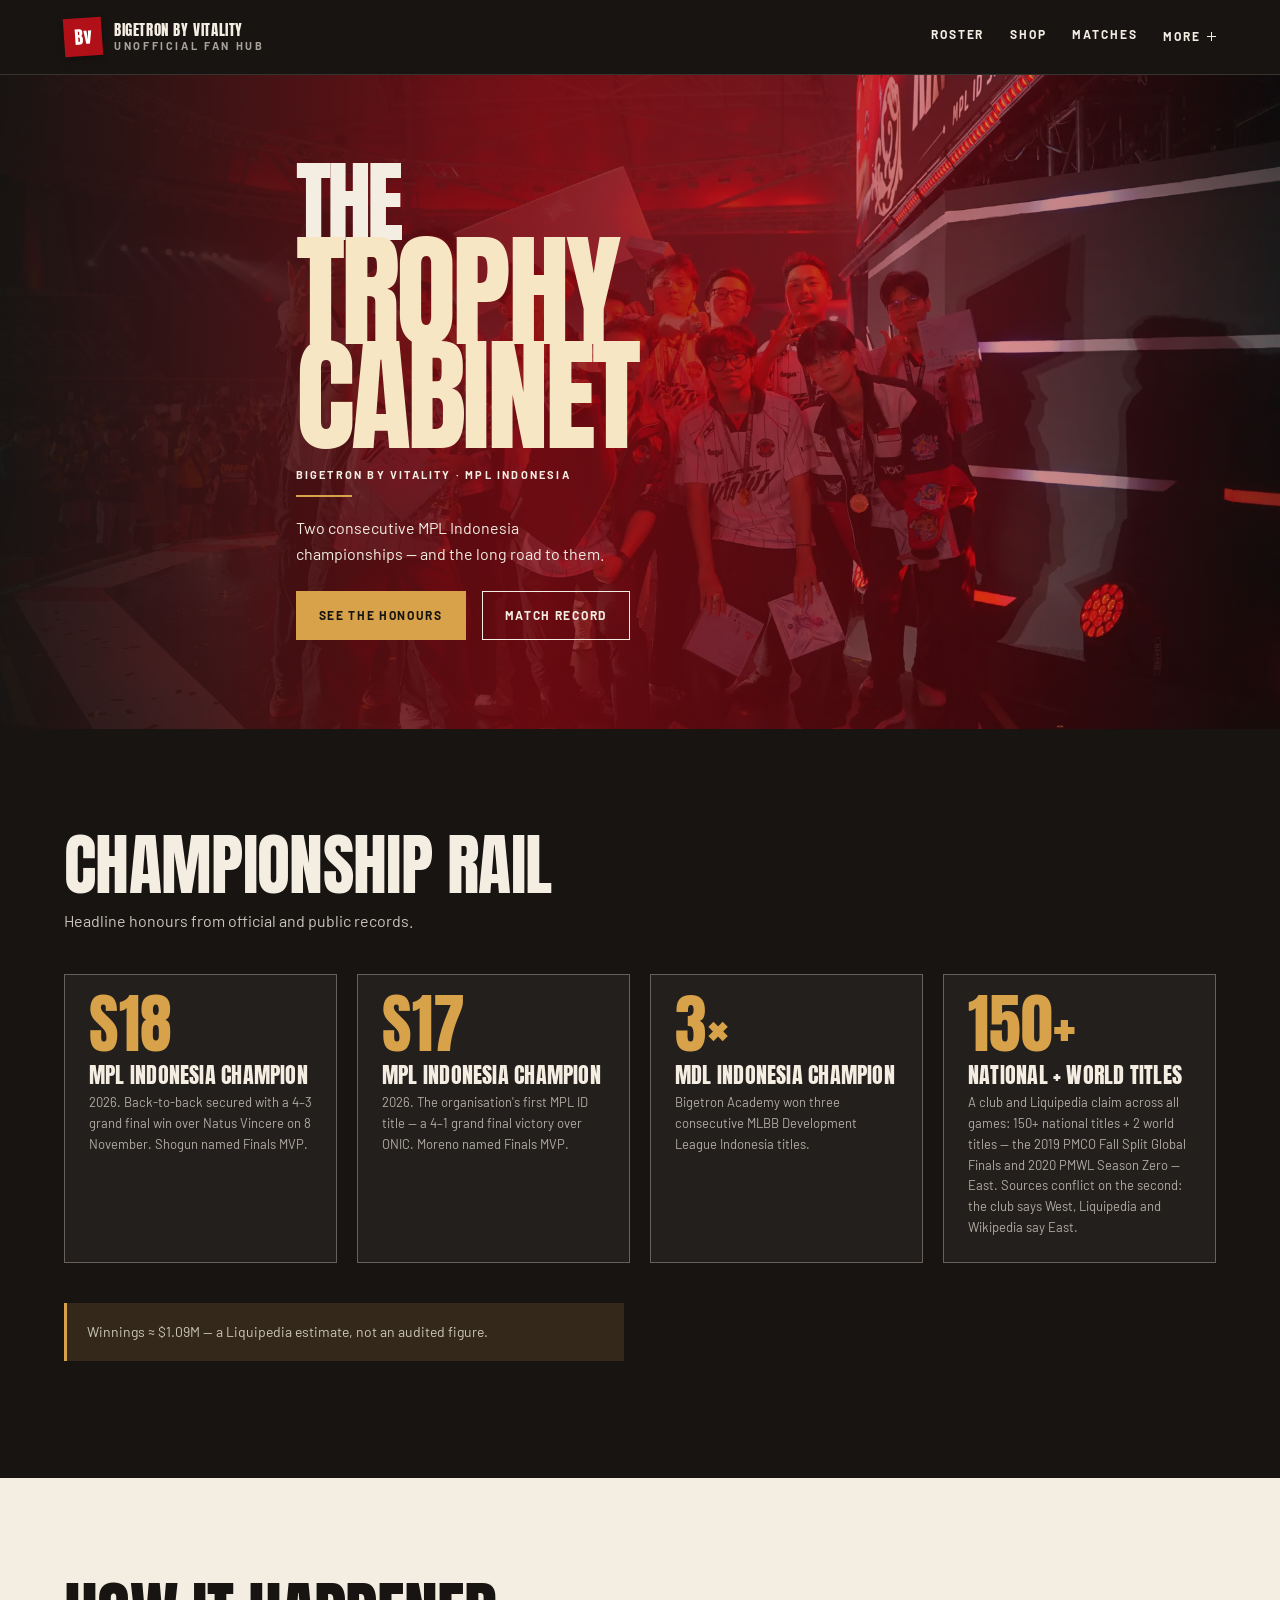
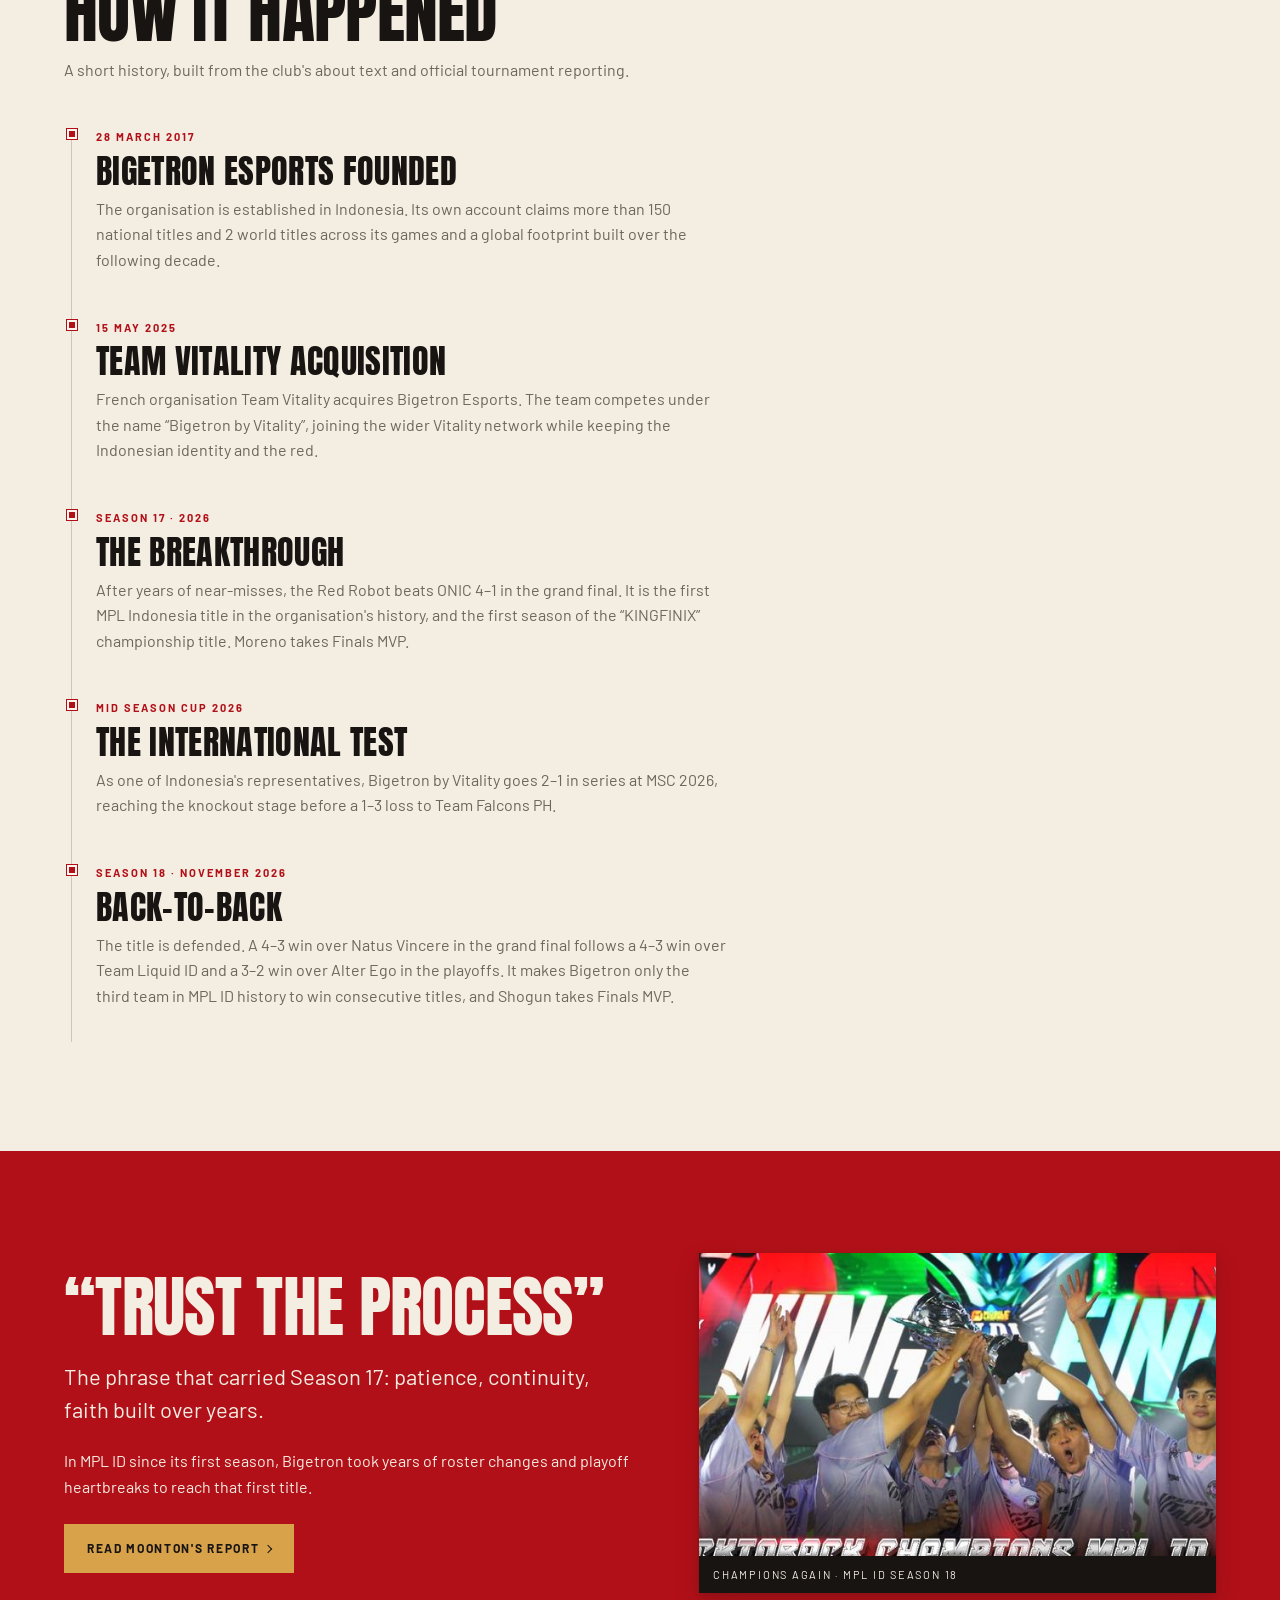
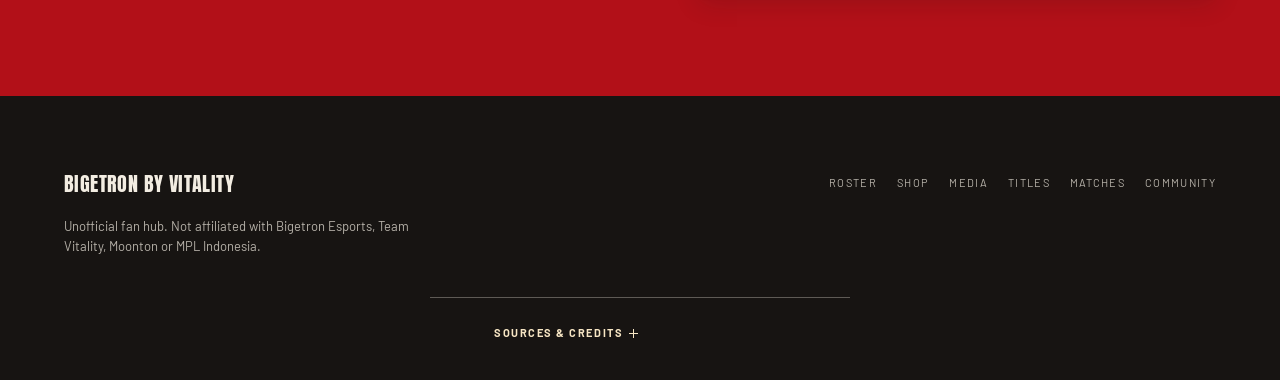
<file: titles.html>
﻿<!DOCTYPE html>
<html lang="en">
<head>
<meta charset="utf-8">
<meta name="viewport" content="width=device-width, initial-scale=1">
<title>Titles &amp; history — Bigetron by Vitality fan hub</title>
<meta name="description" content="The championship record and club history of Bigetron by Vitality, from its first MPL Indonesia title to back-to-back champions.">
<meta property="og:type" content="website">
<meta property="og:site_name" content="Bigetron by Vitality — Fan Hub">
<meta property="og:title" content="Titles & history — Bigetron by Vitality fan hub">
<meta property="og:description" content="Back-to-back MPL Indonesia championships and the road there.">
<meta property="og:image" content="https://berliandro.github.io/btr-webpage-test-hy4-flash/assets/img/masthead-titles.webp">
<meta name="twitter:card" content="summary_large_image">
<link rel="icon" href="assets/img/bigetron-logo.png"><link rel="stylesheet" href="assets/css/site.css?v=2">
</head>
<body>
<a class="skip-link" href="#main-content">Skip to content</a>
<header class="topbar">
  <a class="brand" href="index.html"><span class="brand-mark" aria-hidden="true">Bv</span><span class="brand-text">Bigetron by Vitality<span>Unofficial fan hub</span></span></a>
  <button type="button" class="menu-toggle" aria-expanded="false" aria-controls="main-nav">Menu</button>
  <nav class="mainnav" id="main-nav" aria-label="Primary"><a href="index.html">Roster</a><a href="shop.html">Shop</a><a href="matches.html">Matches</a><details class="nav-more"><summary>More</summary><div class="nav-more-menu"><a href="media.html">Media</a><a href="titles.html" aria-current="page">Titles</a><a href="community.html">Community</a></div></details></nav>
</header>
<main id="main-content">
  <section class="masthead"><div class="wrap"><div class="masthead-media" aria-hidden="true"><img src="assets/img/masthead-titles.webp" alt="" width="1920" height="1080" fetchpriority="high"></div><div class="masthead-wash" aria-hidden="true"></div><div class="masthead-copy"><h1><span>The</span><em>Trophy cabinet</em></h1><p class="masthead-id">Bigetron by Vitality · MPL Indonesia</p><p class="masthead-sub">Two consecutive MPL Indonesia championships — and the long road to them.</p><div class="actions"><a class="btn brass" href="#championship-rail">See the honours</a><a class="btn ghost" href="matches.html">Match record</a></div></div></div></section>

  <section class="section ink" id="championship-rail">
    <div class="wrap">
      <div class="section-head"><h2>Championship rail</h2>
      <p class="intro">Headline honours from official and public records.</p></div>
      <div class="trophy">
        <div class="trophy-item"><div class="yr">S18</div><h3>MPL Indonesia champion</h3><p>2026. Back-to-back secured with a 4–3 grand final win over Natus Vincere on 8 November. Shogun named Finals MVP.</p></div>
        <div class="trophy-item"><div class="yr">S17</div><h3>MPL Indonesia champion</h3><p>2026. The organisation's first MPL ID title — a 4–1 grand final victory over ONIC. Moreno named Finals MVP.</p></div>
        <div class="trophy-item"><div class="yr">3×</div><h3>MDL Indonesia champion</h3><p>Bigetron Academy won three consecutive MLBB Development League Indonesia titles.</p></div>
        <div class="trophy-item"><div class="yr">150+</div><h3>National + world titles</h3><p>A club and Liquipedia claim across all games: 150+ national titles + 2 world titles — the 2019 PMCO Fall Split Global Finals and 2020 PMWL Season Zero — East. Sources conflict on the second: the club says West, Liquipedia and Wikipedia say East.</p></div>
      </div>
      <p class="note">Winnings ≈ $1.09M — a Liquipedia estimate, not an audited figure.</p>
    </div>
  </section>

  <section class="section cream">
    <div class="wrap">
      <div class="section-head"><h2>How it happened</h2>
      <p class="intro">A short history, built from the club's about text and official tournament reporting.</p></div>
      <div class="timeline">
        <div class="event"><time>28 March 2017</time><h3>Bigetron Esports founded</h3><p>The organisation is established in Indonesia. Its own account claims more than 150 national titles and 2 world titles across its games and a global footprint built over the following decade.</p></div>
        <div class="event"><time>15 May 2025</time><h3>Team Vitality acquisition</h3><p>French organisation Team Vitality acquires Bigetron Esports. The team competes under the name “Bigetron by Vitality”, joining the wider Vitality network while keeping the Indonesian identity and the red.</p></div>
        <div class="event"><time>Season 17 · 2026</time><h3>The breakthrough</h3><p>After years of near-misses, the Red Robot beats ONIC 4–1 in the grand final. It is the first MPL Indonesia title in the organisation's history, and the first season of the “KINGFINIX” championship title. Moreno takes Finals MVP.</p></div>
        <div class="event"><time>Mid Season Cup 2026</time><h3>The international test</h3><p>As one of Indonesia's representatives, Bigetron by Vitality goes 2–1 in series at MSC 2026, reaching the knockout stage before a 1–3 loss to Team Falcons PH.</p></div>
        <div class="event"><time>Season 18 · November 2026</time><h3>Back-to-back</h3><p>The title is defended. A 4–3 win over Natus Vincere in the grand final follows a 4–3 win over Team Liquid ID and a 3–2 win over Alter Ego in the playoffs. It makes Bigetron only the third team in MPL ID history to win consecutive titles, and Shogun takes Finals MVP.</p></div>
      </div>
    </div>
  </section>

  <section class="section red">
    <div class="wrap split">
      <div>
        <h2>“Trust the process”</h2>
        <p class="lead">The phrase that carried Season 17: patience, continuity, faith built over years.</p>
        <p class="body-copy">In MPL ID since its first season, Bigetron took years of roster changes and playoff heartbreaks to reach that first title.</p>
        <a class="btn brass card-action" href="https://en.moonton.com/news/350.html" target="_blank" rel="noopener noreferrer">Read Moonton's report</a>
      </div>
      <figure class="plate"><img src="assets/img/back-to-back.jpeg" alt="The team celebrating with the Season 18 trophy" width="800" height="400" loading="lazy"><figcaption>Champions again · MPL ID Season 18</figcaption></figure>
    </div>
  </section>
</main>
<footer class="site-foot"><div class="wrap foot-grid"><div><strong>Bigetron by Vitality</strong><p>Unofficial fan hub. Not affiliated with Bigetron Esports, Team Vitality, Moonton or MPL Indonesia.</p></div><nav class="foot-links" aria-label="Footer"><a href="index.html">Roster</a><a href="shop.html">Shop</a><a href="media.html">Media</a><a href="titles.html">Titles</a><a href="matches.html">Matches</a><a href="community.html">Community</a></nav></div><div class="wrap foot-note"><details class="foot-credits"><summary>Sources &amp; credits</summary><p>Photography © Bigetron Esports, used as editorial reference on an unofficial fan page. Dates and results from Moonton, bigetron.gg and Liquipedia-derived data via MLBBDex (CC BY-SA 3.0).</p></details></div></footer>
<script src="assets/js/site.js?v=2"></script>
</body>
</html>
</file>
<file: assets/css/site.css>
@font-face{font-family:Anton;src:url('../fonts/anton.ttf') format('truetype');font-weight:400;font-display:swap}
@font-face{font-family:Barlow;src:url('../fonts/barlow-400.ttf') format('truetype');font-weight:400;font-display:swap}
@font-face{font-family:Barlow;src:url('../fonts/barlow-700.ttf') format('truetype');font-weight:700;font-display:swap}

:root{
  --red:#B21018;--red-deep:#7E0A11;--red-bright:#D3222C;
  --ink:#171412;--cream:#F3EDE2;--paper:#FBF7EE;--brass:#D8A24A;
  --brass-light:#F7E6C4;--win:#1C7A4A;
  --muted:#6E655B;--line:rgba(23,20,18,.18);--line-light:rgba(243,237,226,.32);
  --shadow:0 10px 24px rgba(23,20,18,.16),0 2px 6px rgba(23,20,18,.12);
  --card-shadow:2px 3px 10px rgba(23,20,18,.18),0 1px 3px rgba(23,20,18,.12);
  --card-shadow-hover:3px 5px 16px rgba(23,20,18,.24),0 1px 4px rgba(23,20,18,.14);
  --display:Anton,Impact,sans-serif;--body:Barlow,Arial,sans-serif;
  --pad:clamp(20px,5vw,72px);--max:1320px;
  --type-display:clamp(52px,10vw,124px);--type-headline:clamp(34px,5.5vw,68px);--type-title:clamp(22px,2.6vw,32px);
  --type-card-title:22px;--type-body:16px;--type-data:14px;--type-meta:13px;--type-control:12px;--type-label:11px;
  --type-index:66px;--type-plate:120px;--type-plate-sm:80px;
  --s1:8px;--s2:12px;--s3:16px;--s4:20px;--s5:24px;--s6:32px;--s7:40px;--s8:56px;--s9:72px;
  --section-y:clamp(56px,8vw,104px);
  --tap:28px;
}

.hero-champions .hero-copy h1,.masthead-copy h1,.section h2,.section h3,.selector-body h3,.detail-copy h3,.hangtag b,.divider h2,.divider b,.quote,.closing-line,.foot-grid strong,.event h3,.product .body h3,.media-tile .meta h3,.trophy-item h3,.fan-card h3,.selector-plate--type span,.detail-mono,.strip-track span,.selector-num,.trophy-item .yr,.brand-text{font-family:var(--display);font-weight:400;font-synthesis:none}

*,*::before,*::after{box-sizing:border-box}
html{scroll-behavior:smooth}
body{margin:0;background:var(--paper);color:var(--ink);font-family:var(--body);font-size:var(--type-body);line-height:1.6;-webkit-font-smoothing:antialiased}
img{max-width:100%;display:block}
/* hardening: long unbroken tokens (URLs, names, translations) stay inside their box */
h2,h3,h4,h5,h6{overflow-wrap:break-word}
p,li,span,a,button,figcaption,td,th{overflow-wrap:anywhere}
a{color:inherit;text-decoration:none}
a:hover{color:var(--red)}
/* ONE global tap-target floor for every inline text link, shared by nav, cards and footer */
.mainnav a,.mainnav summary,.fan-card a,.foot-links a,.foot-credits summary{display:inline-flex;align-items:center;min-height:var(--tap)}
button{font-family:inherit;cursor:pointer}
::selection{background:var(--brass);color:var(--ink)}
:focus-visible{outline:3px solid var(--brass);outline-offset:3px}
input,textarea,select{font-family:inherit}
::-webkit-scrollbar{width:10px;height:10px}
::-webkit-scrollbar-track{background:var(--paper)}
::-webkit-scrollbar-thumb{background:var(--ink);border:2px solid var(--paper)}
.skip-link{position:absolute;left:var(--pad);top:-100px;z-index:100;background:var(--brass);color:var(--ink);padding:12px 18px;font-size:var(--type-label);letter-spacing:.12em;text-transform:uppercase;font-weight:700}
.skip-link:focus{top:12px}
.skip-link:hover{color:var(--ink)}

/* ---------- shared shell ---------- */
.topbar{position:relative;z-index:20;display:flex;align-items:center;justify-content:space-between;gap:24px;padding:18px var(--pad);background:var(--ink);color:var(--cream);border-bottom:1px solid rgba(243,237,226,.14)}
.brand{display:flex;align-items:center;gap:12px;flex-shrink:0}
.brand-mark{width:38px;height:38px;background:var(--red);display:grid;place-items:center;font-family:var(--display);font-size:18px;transform:rotate(-4deg);color:#fff;box-shadow:0 2px 6px rgba(0,0,0,.28)}
.brand-text{font-family:var(--display);font-size:15px;line-height:.95;letter-spacing:.04em;text-transform:uppercase}
.brand-text span{display:block;font-family:var(--body);font-size:var(--type-label);letter-spacing:.24em;font-weight:700;opacity:.65;margin-top:4px}
.mainnav{display:flex;align-items:center;gap:clamp(12px,2vw,28px);flex-wrap:wrap}
.mainnav a{font-size:var(--type-control);letter-spacing:.16em;font-weight:700;text-transform:uppercase;color:var(--cream);padding-bottom:3px;border-bottom:1px solid transparent}
.mainnav a:hover,.mainnav a[aria-current="page"]{color:var(--brass);border-color:var(--brass)}
.nav-more{position:relative}
.nav-more summary{list-style:none;font-size:var(--type-control);letter-spacing:.16em;font-weight:700;text-transform:uppercase;color:var(--cream);padding-bottom:3px;border-bottom:1px solid transparent;cursor:pointer}
.nav-more summary::-webkit-details-marker{display:none}
.nav-more summary::after,.foot-credits summary::after{content:'';display:inline-block;width:9px;height:9px;margin-left:6px;background:linear-gradient(currentColor,currentColor) center/9px 1px no-repeat,linear-gradient(currentColor,currentColor) center/1px 9px no-repeat}
.nav-more[open] summary::after,.foot-credits[open] summary::after{background:linear-gradient(currentColor,currentColor) center/9px 1px no-repeat}
.nav-more summary:focus-visible{outline:3px solid var(--brass);outline-offset:3px}
.nav-more-menu{position:absolute;top:100%;right:0;z-index:30;display:flex;flex-direction:column;gap:var(--s2);min-width:160px;padding:var(--s3);background:var(--ink);border:1px solid var(--line-light)}
.nav-more-menu a{font-size:var(--type-label);letter-spacing:.14em}
.menu-toggle{display:none;background:none;border:1px solid var(--line-light);color:var(--cream);padding:8px 12px;font-size:var(--type-label);letter-spacing:.12em;text-transform:uppercase}

.wrap{max-width:var(--max);margin:0 auto;padding:0 var(--pad)}
.section{padding:var(--section-y) 0}
.section.cream{background:var(--cream)}
.section.ink{background:var(--ink);color:var(--cream)}
.section.red{background:var(--red);color:var(--cream)}
.section h2{font-family:var(--display);font-size:var(--type-headline);line-height:.95;text-transform:uppercase;letter-spacing:-.01em;margin:0 0 var(--s2);text-wrap:balance}
.section h3{font-family:var(--display);font-size:var(--type-title);text-transform:uppercase;letter-spacing:.01em;line-height:1;margin:0 0 var(--s3)}
.section .intro{max-width:68ch;color:var(--muted);margin:0}
.section h2 + .intro{margin-bottom:var(--s7)}
.body-copy{max-width:68ch;margin:0}
.body-copy.wide{max-width:70ch}
.body-copy + .body-copy{margin-top:var(--s4)}
.button-row,.actions{display:flex;gap:var(--s3);flex-wrap:wrap;margin-top:var(--s6)}
.note{margin-top:var(--s7)}
.product .body h3,.media-tile .meta h3,.trophy-item h3,.fan-card h3{font-size:var(--type-card-title)}
.section.ink .intro{color:rgba(243,237,226,.82)}
.section.red .intro,.section.red p{color:var(--cream)}
.lead{font-size:clamp(17px,2vw,22px);line-height:1.5}

/* ---------- reusable kit — extracted from the roster reference ---------- */
/* Photographic masthead: full-bleed image, red wash, stacked display title. Static by design; only the home hero breathes. */
.masthead{position:relative;overflow:hidden;isolation:isolate;background:var(--ink);color:var(--cream);min-height:clamp(520px,48vw,720px);display:flex;align-items:flex-end}
.masthead-media{position:absolute;inset:0;z-index:0}
.masthead-media::after{content:'';position:absolute;inset:0;background:var(--red);mix-blend-mode:multiply;opacity:.26}
.masthead-media img{width:100%;height:100%;object-fit:cover;object-position:center 42%}
.masthead-wash{position:absolute;inset:0;z-index:1;background:linear-gradient(90deg,rgba(23,20,18,.95) 0%,rgba(126,10,17,.8) 42%,rgba(178,16,24,.3) 78%,rgba(23,20,18,.5) 100%)}
.masthead-copy{position:relative;z-index:2;padding:clamp(56px,7vw,96px) 0;max-width:62%}
.masthead-copy h1{font-family:var(--display);font-size:var(--type-display);line-height:.84;letter-spacing:-.03em;text-transform:uppercase;margin:0;color:var(--cream);text-wrap:balance;max-width:12ch}
.masthead-copy h1 span{display:block;font-size:.72em}
.masthead-copy h1 em{display:block;font-style:normal;color:var(--brass-light)}
.masthead-id{margin:18px 0 0;font-size:var(--type-label);letter-spacing:.2em;text-transform:uppercase;font-weight:700;color:var(--cream)}
.masthead-id::after{content:'';display:block;width:56px;height:2px;background:var(--brass);margin-top:12px}
.masthead-sub{margin-top:18px;max-width:36ch;color:var(--cream)}
.masthead .actions{margin-top:var(--s5)}
.masthead .hangtag{right:clamp(20px,6vw,90px);top:clamp(48px,10vw,120px)}
/* Heading plus intro as one unit, with an optional right-hand count. */
.section-head{margin-bottom:var(--s7)}
.section-head .intro{margin:0}
.section-head .count{display:block;margin-top:var(--s3);font-size:var(--type-label);letter-spacing:.18em;text-transform:uppercase;color:var(--muted)}
.section.ink .section-head .count{color:rgba(243,237,226,.8)}
/* Captioned editorial image plate. */
.plate{position:relative;margin:0;box-shadow:var(--shadow);overflow:hidden;background:var(--red-deep)}
.plate img{width:100%;height:100%;object-fit:cover;min-height:280px}
.plate figcaption{position:absolute;bottom:0;left:0;right:0;background:var(--ink);color:var(--cream);font-size:var(--type-label);letter-spacing:.16em;text-transform:uppercase;padding:10px 14px}
/* Ink label strip shared by cards and rails. */
.flag-strip{background:var(--ink);color:var(--cream);font-size:var(--type-label);letter-spacing:.18em;text-transform:uppercase;text-align:center;padding:8px}

.btn{display:inline-flex;align-items:center;gap:12px;background:var(--ink);color:var(--cream);padding:14px 22px;font-size:var(--type-control);letter-spacing:.14em;text-transform:uppercase;font-weight:700;border:1px solid var(--ink);transition:transform .18s cubic-bezier(.2,.8,.2,1),box-shadow .18s cubic-bezier(.2,.8,.2,1),background .18s}
.btn:hover{color:var(--ink);background:var(--brass);border-color:var(--brass);transform:translate(-2px,-2px);box-shadow:2px 3px 8px rgba(23,20,18,.22)}
.btn.ghost{background:transparent;color:inherit;border-color:currentColor}
.hero-champions .btn.ghost,.section.red .btn.ghost{color:var(--cream)}
.btn.ghost:hover{background:var(--cream);color:var(--ink)}
.btn.brass{background:var(--brass);color:var(--ink);border-color:var(--brass)}

/* roster — off-grid collectible selectors */
/* Halftone field: one canvas clipped to the cream section; every dot breathes on its own phase. */
.section--dots{position:relative;isolation:isolate;overflow:hidden}
.halftone{position:absolute;inset:0;z-index:-1;width:100%;height:100%;pointer-events:none;color:var(--red);opacity:.18}
.roster-rack{display:grid;grid-template-columns:repeat(3,minmax(0,1fr));gap:100px var(--s5);margin-bottom:var(--s8);padding-top:110px}
.selector-card{position:relative;isolation:isolate;background:var(--paper);border:3px solid var(--ink);box-shadow:var(--card-shadow);padding:168px var(--s5) 46px;min-height:320px;transition:transform .3s cubic-bezier(.16,1,.3,1),box-shadow .3s cubic-bezier(.16,1,.3,1),border-color .3s ease,background .3s ease}
.selector-card::before{content:'';position:absolute;top:0;left:0;right:0;height:152px;background:var(--red);z-index:0}
.selector-card:nth-child(3n+2){margin-top:28px}
.selector-card:nth-child(3n){margin-top:14px}
.selector-card{cursor:pointer}
.selector-card:hover,.selector-card:focus-visible{transform:translate(-3px,-4px);border-color:var(--brass);box-shadow:var(--card-shadow-hover)}
.selector-card:focus-visible{outline:3px solid var(--brass);outline-offset:3px}
.selector-card.is-selected{border-color:var(--brass);box-shadow:var(--card-shadow-hover)}
.selector-card.is-selected::after{content:'';position:absolute;top:0;left:0;width:0;height:0;border-top:34px solid var(--brass);border-right:34px solid transparent;z-index:4}
.selector-card.is-selected::before{content:'';position:absolute;top:7px;left:6px;width:9px;height:4px;border-left:2px solid var(--ink);border-bottom:2px solid var(--ink);transform:rotate(-45deg);z-index:5}
.selector-plate{position:absolute;top:-88px;left:50%;width:84%;max-width:250px;z-index:2;pointer-events:none;transform:translateX(-50%);transform-origin:bottom center;transition:transform .5s cubic-bezier(.22,1,.36,1)}
.selector-plate img{width:100%;height:auto;filter:drop-shadow(0 12px 18px rgba(23,20,18,.25));transition:filter .5s ease}
.selector-card:hover .selector-plate,.selector-card:focus-visible .selector-plate{transform:translateX(-50%) translateY(-16px) scale(1.05)}
.selector-card:hover .selector-plate img,.selector-card:focus-visible .selector-plate img{filter:drop-shadow(0 20px 28px rgba(23,20,18,.32))}
.selector-plate--type{display:grid;place-items:center;height:222px;background:var(--red-deep);border:3px solid var(--ink);box-shadow:0 2px 8px rgba(23,20,18,.22)}
.selector-plate--type span{font-family:var(--display);font-size:var(--type-plate);line-height:1;color:var(--cream)}
.selector-num{position:absolute;top:18px;right:20px;font-family:var(--display);font-size:var(--type-index);line-height:.8;color:var(--cream);background:var(--red);padding:4px 10px;z-index:3}
.selector-card--bench .selector-num{background:var(--ink)}
.selector-body{min-width:0}
.selector-body h3{font-family:var(--display);font-size:clamp(28px,3vw,40px);line-height:.92;text-transform:uppercase;letter-spacing:-.01em;margin:0 0 var(--s2);text-wrap:balance;overflow-wrap:anywhere}
.selector-role{display:inline-block;background:var(--ink);color:var(--cream);font-size:var(--type-label);letter-spacing:.18em;text-transform:uppercase;font-weight:700;padding:5px 9px;margin:0 0 var(--s3)}
.selector-real{font-size:var(--type-meta);color:var(--muted);margin:0 0 var(--s4);line-height:1.4;text-wrap:pretty;overflow-wrap:anywhere}
.selector-stats{display:flex;gap:var(--s5);border-top:2px solid var(--ink);padding-top:var(--s3);font-size:var(--type-label);letter-spacing:.1em;text-transform:uppercase}
.selector-stats b{display:block;font-family:var(--display);font-size:var(--type-card-title);line-height:1.1;color:var(--red)}
.selector-flag{position:absolute;bottom:0;left:0;right:0;background:var(--ink);color:var(--cream);font-size:var(--type-label);letter-spacing:.18em;text-transform:uppercase;text-align:center;padding:8px}

.selector-detail{display:grid;grid-template-columns:240px minmax(0,1fr);gap:var(--s6);align-items:center;margin-top:var(--s8);background:var(--ink);color:var(--cream);border:3px solid var(--ink);padding:var(--s6);max-width:900px}
.selector-detail[hidden]{display:none}
.detail-plate{background:var(--red);min-height:260px;display:grid;place-items:center;overflow:hidden}
.detail-plate img{width:100%;height:auto;max-height:320px;object-fit:contain}
.detail-mono{font-family:var(--display);font-size:var(--type-plate);line-height:1;color:var(--cream)}
.detail-flag{font-size:var(--type-label);letter-spacing:.18em;text-transform:uppercase;color:var(--brass-light);font-weight:700}
.detail-copy h3{font-family:var(--display);font-size:clamp(36px,5vw,64px);line-height:.9;text-transform:uppercase;margin:var(--s2) 0}
.detail-role{font-size:var(--type-label);letter-spacing:.18em;text-transform:uppercase;color:var(--brass-light);font-weight:700;margin:0 0 var(--s3)}
.detail-real{font-size:var(--type-data);color:rgba(243,237,226,.82);margin:0 0 var(--s4)}
.detail-stats{display:flex;gap:var(--s6);border-top:1px solid var(--line-light);padding-top:var(--s3);font-size:var(--type-label);letter-spacing:.1em;text-transform:uppercase}
.detail-stats b{display:block;font-family:var(--display);font-size:var(--type-card-title);line-height:1.1;color:var(--brass)}
.detail-close{margin-top:var(--s5);background:transparent;color:var(--cream);border:1px solid var(--line-light);border-radius:0;padding:10px 16px;font-size:var(--type-label);letter-spacing:.14em;text-transform:uppercase;font-weight:700}
.detail-close:hover{background:var(--brass);color:var(--ink);border-color:var(--brass)}

/* hero — the champions photograph */
.hero-champions{position:relative;overflow:hidden;isolation:isolate;background:var(--ink);min-height:clamp(600px,60vw,820px);display:flex;align-items:center;perspective:1200px;--px:0;--py:0}
.hero-media{position:absolute;inset:-4%;z-index:0;transform-style:preserve-3d;transform:rotateX(calc(var(--py)*-3deg)) rotateY(calc(var(--px)*3.5deg)) translate3d(calc(var(--px)*-12px),calc(var(--py)*-8px),0);transition:transform .35s cubic-bezier(.16,1,.3,1)}
.hero-media-inner{position:absolute;inset:0;transform-origin:52% 40%;animation:heroBreath 22s ease-in-out infinite alternate;animation-play-state:paused;will-change:transform}
.hero-champions.is-visible .hero-media-inner{animation-play-state:running}
.hero-media img{width:100%;height:100%;object-fit:cover;object-position:center 42%}
@keyframes heroBreath{from{transform:scale(1.015) translate3d(0,0,0)}to{transform:scale(1.075) translate3d(-1.2%,1%,0)}}
.hero-wash{position:absolute;inset:0;z-index:1;background:linear-gradient(90deg,rgba(23,20,18,.94) 0%,rgba(126,10,17,.78) 38%,rgba(178,16,24,.22) 76%,rgba(23,20,18,.38) 100%)}
.hero-wash::after{content:'';position:absolute;inset:0;background:var(--red);mix-blend-mode:multiply;opacity:.28;transition:opacity .4s ease}
.hero-champions:hover .hero-wash::after{opacity:.36}
.hero-champions .hero-copy{position:relative;z-index:3;width:56%;max-width:none;margin:0;padding:clamp(56px,7vw,100px) 0 clamp(56px,7vw,100px) var(--pad);transform:translate3d(calc(var(--px)*-10px),calc(var(--py)*-8px),0);transition:transform .35s cubic-bezier(.16,1,.3,1)}
.hero-champions .hero-copy h1{font-family:var(--display);font-size:var(--type-display);line-height:.82;letter-spacing:-.03em;max-width:none;margin:0;text-transform:uppercase;color:var(--cream);text-shadow:0 8px 30px rgba(23,20,18,.4);text-wrap:balance}
.hero-champions .hero-copy h1 .hero-our{display:block;font-size:.72em;letter-spacing:-.02em}
.hero-champions .hero-copy h1 em{display:block;font-style:normal;color:var(--brass-light)}
.hero-id{margin:16px 0 0;font-size:var(--type-label);letter-spacing:.2em;text-transform:uppercase;font-weight:700;color:var(--cream)}
.hero-id::after{content:'';display:block;width:56px;height:2px;background:var(--brass);margin-top:12px;transform-origin:left;animation:rulePulse 5s ease-in-out infinite alternate;animation-play-state:paused}
.hero-champions.is-visible .hero-id::after{animation-play-state:running}
@keyframes rulePulse{from{transform:scaleX(.35);opacity:.55}to{transform:scaleX(1);opacity:1}}
.hero-champions .hero-copy .sub{margin-top:18px;max-width:34ch;color:var(--cream)}
.hero-champions .hero-copy .actions{margin-top:var(--s5)}

.hangtag-wrap{display:inline-block;margin-top:var(--s6);transform:translate3d(calc(var(--px)*16px),calc(var(--py)*12px),60px);transition:transform .35s cubic-bezier(.16,1,.3,1)}
.hangtag-wrap .hangtag{position:relative;right:auto;top:auto;display:inline-block;margin:0;transform:rotate(-3deg)}
.hangtag-wrap:hover .hangtag{transform:rotate(0) translateY(-6px)}

/* roster selector — the cutouts live here now */
.hangtag{position:absolute;z-index:3;right:clamp(20px,6vw,90px);top:clamp(60px,12vw,150px);background:var(--cream);color:var(--ink);padding:18px 22px;transform:rotate(6deg);box-shadow:var(--shadow);border:1px solid var(--ink)}
.hangtag::before{content:'';position:absolute;top:9px;left:12px;width:10px;height:10px;border:2px solid var(--ink);border-radius:50%}
.hangtag b{font-family:var(--display);font-size:var(--type-card-title);text-transform:uppercase;display:block;line-height:1}
.hangtag span{font-size:var(--type-label);letter-spacing:.2em;text-transform:uppercase;color:var(--muted)}

.strip{background:var(--ink);color:var(--cream);overflow:hidden;border-top:1px solid var(--line-light);border-bottom:1px solid var(--line-light)}
.strip-track{display:flex;width:max-content;padding:var(--s3) 0;animation:stripSlide 30s linear infinite;animation-play-state:paused;will-change:transform}
.strip.is-visible .strip-track{animation-play-state:running}
.strip.is-visible:hover .strip-track,.strip.is-visible .strip-track:focus-within{animation-play-state:paused}
.strip-group{display:flex;gap:var(--s7);padding-right:var(--s7);flex-shrink:0}
.strip-track span{font-family:var(--display);font-size:var(--type-data);letter-spacing:.14em;text-transform:uppercase;white-space:nowrap}
.strip-track span i{display:inline-block;width:6px;height:6px;background:var(--brass);transform:rotate(45deg);margin-right:14px;vertical-align:middle}
a[target="_blank"]::after{content:'';display:inline-block;width:6px;height:6px;border-top:1px solid currentColor;border-right:1px solid currentColor;transform:rotate(45deg);margin-left:6px;vertical-align:middle}
@keyframes stripSlide{to{transform:translateX(-50%)}}
@media(prefers-reduced-motion:reduce){
  .hero-copy h1{text-shadow:none}
  .hero-media-inner,.hero-id::after{animation:none}
  .hero-media,.hero-champions .hero-copy,.hangtag-wrap{transform:none;transition:none}
  .selector-card,.selector-plate{transition:none}
  .selector-card:hover,.selector-card:focus-visible{transform:none;box-shadow:var(--card-shadow-hover)}
  .selector-card:focus-visible{outline:3px solid var(--brass);outline-offset:3px}
  .selector-card:hover .selector-plate,.selector-card:focus-visible .selector-plate{transform:translateX(-50%)}
  .selector-plate img,.selector-card:hover .selector-plate img,.selector-card:focus-visible .selector-plate img{filter:drop-shadow(0 12px 18px rgba(23,20,18,.25))}
  .strip-track{animation:none;width:auto;flex-wrap:wrap;padding:var(--s3) var(--pad)}
  .strip-group{padding-right:0;flex-wrap:wrap}
  .halftone{opacity:.18}
}

/* two column feature */
.split{display:grid;grid-template-columns:1.05fr .95fr;gap:clamp(28px,5vw,72px);align-items:center}
.split figure{margin:0;position:relative;box-shadow:var(--shadow)}
.split figure img{width:100%;height:100%;object-fit:cover;min-height:340px}
.split figcaption{position:absolute;bottom:0;left:0;right:0;background:var(--ink);color:var(--cream);font-size:var(--type-label);letter-spacing:.16em;text-transform:uppercase;padding:10px 14px}
.quote{font-family:var(--display);font-size:clamp(28px,4vw,52px);line-height:1.18;text-transform:uppercase;margin:0 0 20px;text-wrap:balance}
.quote mark{background:var(--brass);color:var(--ink);padding:0 .12em;-webkit-box-decoration-break:clone;box-decoration-break:clone}

/* tables */
.table-wrap{overflow-x:auto;border:1px solid var(--line);background:var(--paper)}
.table-hint{display:none;font-size:var(--type-label);letter-spacing:.12em;text-transform:uppercase;color:var(--muted);margin:var(--s2) 0 0}
table{width:100%;border-collapse:collapse;min-width:620px;font-size:var(--type-data)}
caption{text-align:left;padding:14px 18px;background:var(--ink);color:var(--cream);font-size:var(--type-label);letter-spacing:.2em;text-transform:uppercase}
th,td{text-align:left;padding:13px 18px;border-bottom:1px solid var(--line)}
th{font-size:var(--type-label);letter-spacing:.16em;text-transform:uppercase;color:var(--muted);font-weight:700}
tbody tr:last-child td{border-bottom:0}
tbody tr:hover{background:rgba(178,16,24,.05)}
td.win{color:var(--win);font-weight:700}
td.loss{color:var(--red);font-weight:700}
td.num,th.num{text-align:right;font-variant-numeric:tabular-nums}
.section.ink .table-wrap{border-color:var(--line-light);background:rgba(255,255,255,.03)}
.section.ink th,.section.ink td{border-color:var(--line-light)}
.section.ink th{color:rgba(243,237,226,.6)}

/* filter chips */
.filters{display:flex;gap:var(--s2);flex-wrap:wrap;margin-bottom:var(--s6)}
.filter{background:transparent;border:1px solid var(--line);color:var(--ink);padding:9px 15px;font-size:var(--type-label);letter-spacing:.12em;text-transform:uppercase;font-weight:700}
.filter:hover{border-color:var(--red);color:var(--red)}
.filter[aria-pressed="true"]{background:var(--ink);border-color:var(--ink);color:var(--cream)}
.section.ink .filter{color:var(--cream);border-color:var(--line-light)}
.section.ink .filter[aria-pressed="true"]{background:var(--brass);border-color:var(--brass);color:var(--ink)}

/* shop */
.shop-grid{display:grid;grid-template-columns:repeat(auto-fill,minmax(240px,1fr));gap:var(--s5)}
.product{background:var(--paper);border:1px solid var(--ink);display:flex;flex-direction:column;box-shadow:var(--shadow);transition:transform .22s ease,box-shadow .22s ease}
.product:hover{transform:translateY(-5px);box-shadow:0 24px 48px rgba(23,20,18,.2)}
.product .art{aspect-ratio:4/5;background:var(--cream);position:relative;display:grid;place-items:center;overflow:hidden}
.product .art svg{width:64%;height:64%}
.product .art img{width:100%;height:100%;object-fit:contain;padding:var(--s2)}
.product .art .badge{position:absolute;top:12px;left:12px;background:var(--ink);color:var(--cream);font-size:var(--type-label);letter-spacing:.16em;text-transform:uppercase;padding:5px 8px}
.product .flag-strip{margin-top:var(--s2)}
.product .links button{background:transparent;border:1px solid var(--ink);color:var(--ink);padding:8px 10px;font-size:var(--type-label);letter-spacing:.12em;text-transform:uppercase;font-weight:700}
.section.ink .product{background:rgba(243,237,226,.05);border-color:var(--line-light)}
.section.ink .product .art{background:rgba(243,237,226,.08)}
.section.ink .product .art .badge{background:var(--brass);color:var(--ink)}
.section.ink .product .body h3{color:var(--cream)}
.section.ink .product .body p{color:rgba(243,237,226,.82)}
.section.ink .product .links a,.section.ink .product .links button{border-color:var(--line-light);color:var(--cream)}
.section.ink .product .links a.fan:hover{background:var(--brass);border-color:var(--brass);color:var(--ink)}
.product .body{padding:18px;display:flex;flex-direction:column;gap:8px;flex:1}
.product .body h3{font-family:var(--display);font-size:var(--type-card-title);text-transform:uppercase;line-height:1.05;margin:0}
.product .body p{font-size:var(--type-meta);color:var(--muted);margin:0;flex:1}
.product .links{display:flex;gap:8px;flex-wrap:wrap;margin-top:10px}
.product .links a{font-size:var(--type-label);letter-spacing:.12em;text-transform:uppercase;font-weight:700;border:1px solid var(--ink);padding:8px 10px}
.product .links a.official{background:var(--ink);color:var(--cream)}
.product .links a.official:hover{background:var(--red);border-color:var(--red);color:#fff}
.product .links a.fan:hover{background:var(--brass);border-color:var(--brass);color:var(--ink)}

.divider{display:flex;align-items:baseline;gap:var(--s4);border-top:1px dashed var(--line);padding-top:var(--s4);margin:var(--s8) 0 var(--s6)}
.divider .line{display:none}
.divider b,.divider h2{font-family:var(--display);font-size:clamp(18px,2.4vw,28px);text-transform:uppercase;line-height:1;margin:0 auto 0 0}
.divider .count{font-size:var(--type-label);letter-spacing:.18em;text-transform:uppercase;color:var(--muted);white-space:normal;max-width:50%;overflow-wrap:anywhere}
.section.ink .divider{border-color:var(--line-light)}
.section.ink .divider .count{color:rgba(243,237,226,.82)}
.section.red .divider{border-color:var(--line-light)}
.section.red .divider .count{color:var(--cream)}

/* media tiles */
.media-grid{display:grid;grid-template-columns:repeat(auto-fill,minmax(280px,1fr));gap:var(--s4)}
.media-tile{position:relative;display:block;background:var(--ink);overflow:hidden;box-shadow:var(--shadow)}
.media-tile .thumb{aspect-ratio:16/9;background:var(--red-deep);position:relative;overflow:hidden;display:grid;place-items:center}
.media-tile .thumb img{width:100%;height:100%;object-fit:cover}
.media-tile .thumb .play{position:absolute;inset:0;display:grid;place-items:center;background:rgba(23,20,18,.28)}
.media-tile .thumb .play i{width:52px;height:52px;border:2px solid var(--cream);border-radius:50%;display:grid;place-items:center;color:var(--cream)}
.media-tile .thumb .play i::after{content:'';width:0;height:0;border-left:14px solid var(--cream);border-top:9px solid transparent;border-bottom:9px solid transparent;margin-left:5px}
.media-tile .meta{padding:16px 18px 18px;color:var(--cream)}
.media-tile .meta small{font-size:var(--type-label);letter-spacing:.18em;text-transform:uppercase;color:var(--brass)}
.media-tile .meta h3{font-family:var(--display);font-size:var(--type-card-title);text-transform:uppercase;line-height:1.05;margin:8px 0 0}
.media-tile:hover .thumb img{transform:scale(1.04);transition:transform .5s ease}
.media-tile:focus-visible{outline-offset:4px}

/* results rail — grouped, chronological, alive on hover */
.results{display:grid;gap:var(--s8)}
.match-group{min-width:0}
.match-group[hidden]{display:none}
.match-group-head{display:flex;align-items:baseline;gap:var(--s4);border-top:1px dashed var(--line);padding-top:var(--s4);margin-bottom:var(--s4)}
.match-group-head h3{margin:0;color:var(--ink)}
.match-group-head .count{font-size:var(--type-label);letter-spacing:.16em;text-transform:uppercase;color:var(--muted);margin-right:auto}
.match-group-head .range{font-size:var(--type-label);letter-spacing:.12em;text-transform:uppercase;color:var(--muted);font-variant-numeric:tabular-nums}
.match-list{list-style:none;margin:0;padding:0;display:grid;gap:var(--s2)}
.match-row{position:relative;display:grid;grid-template-columns:104px minmax(0,1fr) 168px 72px 92px;align-items:center;gap:var(--s4);background:var(--paper);border:1px solid var(--line);padding:14px 18px;overflow:hidden;cursor:default;transition:transform .28s cubic-bezier(.16,1,.3,1),box-shadow .28s ease,border-color .28s ease,background .28s ease}
.match-row[hidden]{display:none}
.match-row::before{content:'';position:absolute;left:0;top:0;bottom:0;width:3px;background:var(--brass);transform:scaleY(0);transform-origin:center;transition:transform .28s cubic-bezier(.16,1,.3,1)}
.match-row:hover,.match-row:focus-within{transform:translateX(6px);border-color:var(--brass);box-shadow:var(--card-shadow);background:#fff}
.match-row:hover::before,.match-row:focus-within::before{transform:scaleY(1)}
.match-date{font-size:var(--type-label);letter-spacing:.12em;text-transform:uppercase;color:var(--muted);font-variant-numeric:tabular-nums}
.match-date b{display:block;font-family:var(--display);font-size:var(--type-card-title);line-height:1;letter-spacing:0;color:var(--ink)}
.match-opponent{font-family:var(--display);font-size:var(--type-card-title);text-transform:uppercase;line-height:1.05;letter-spacing:0;transition:color .28s ease}
.match-row:hover .match-opponent{color:var(--red)}
.match-round{font-size:var(--type-meta);color:var(--muted);line-height:1.3}
.match-score{font-family:var(--display);font-size:28px;line-height:1;font-variant-numeric:tabular-nums;text-align:right;transition:transform .28s cubic-bezier(.16,1,.3,1)}
.match-row:hover .match-score{transform:scale(1.1)}
.match-result{display:inline-flex;align-items:center;justify-content:center;min-height:30px;padding:4px 10px;font-size:var(--type-label);letter-spacing:.12em;text-transform:uppercase;font-weight:700;border:1px solid currentColor}
.match-result.win{background:var(--ink);color:var(--cream)}
.match-result.loss{background:transparent;color:var(--red)}
.match-result i{position:relative;display:inline-block;width:9px;height:9px;margin-left:8px}
.match-result.win i::after{content:'';position:absolute;left:1px;top:0;width:5px;height:8px;border:solid currentColor;border-width:0 2px 2px 0;transform:rotate(45deg)}
.match-result.loss i::before,.match-result.loss i::after{content:'';position:absolute;left:0;top:3px;width:9px;height:2px;background:currentColor}
.match-result.loss i::before{transform:rotate(45deg)}
.match-result.loss i::after{transform:rotate(-45deg)}
@media(prefers-reduced-motion:no-preference){
  .match-row{opacity:0;transform:translateY(10px);transition:opacity .45s ease,transform .45s cubic-bezier(.16,1,.3,1),box-shadow .28s ease,border-color .28s ease,background .28s ease}
  .match-row.is-in{opacity:1;transform:none}
  .match-row.is-in:hover,.match-row.is-in:focus-within{transform:translateX(6px)}
}
@media(max-width:900px){
  .match-group-head{flex-wrap:wrap;gap:var(--s2) var(--s4)}
  .match-group-head h3{width:100%}
  .match-group-head .count{margin-right:0}
  .match-group-head .range{margin-left:auto}
  .match-row{grid-template-columns:64px minmax(0,1fr) auto;grid-template-areas:"date opp score" "round round result";gap:6px var(--s3);padding:12px 14px}
  .match-date{grid-area:date}
  .match-opponent{grid-area:opp}
  .match-score{grid-area:score;font-size:24px}
  .match-round{grid-area:round}
  .match-result{grid-area:result}
}
@media(prefers-reduced-motion:reduce){
  .match-row{opacity:1;transform:none;transition:none}
  .match-row:hover,.match-row:focus-within{transform:none}
}

/* timeline */
.timeline{position:relative;padding-left:32px}
.timeline::before{content:'';position:absolute;left:7px;top:6px;bottom:6px;width:1px;background:var(--line)}
.event{position:relative;padding:0 0 var(--s7)}
.event::before{content:'';position:absolute;left:-29px;top:7px;width:10px;height:10px;background:var(--red);border:2px solid var(--paper);box-shadow:0 0 0 1px var(--red)}
.event time{font-size:var(--type-label);letter-spacing:.18em;text-transform:uppercase;font-weight:700;color:var(--red)}
.event h3{font-family:var(--display);font-size:clamp(22px,3vw,34px);text-transform:uppercase;line-height:1;margin:6px 0 8px}
.event p{max-width:70ch;color:var(--muted);margin:0}

.trophy{display:grid;grid-template-columns:repeat(auto-fit,minmax(220px,1fr));gap:var(--s4)}
.card-action{display:inline-block;margin-top:var(--s5)}
.closing-line{font-family:var(--display);font-size:clamp(24px,3vw,38px);line-height:1;text-transform:uppercase;color:var(--brass-light);margin:var(--s6) 0 0}
.trophy-item{border:1px solid var(--line-light);background:rgba(243,237,226,.05);padding:24px;position:relative}
.trophy-item .yr{font-family:var(--display);font-size:clamp(40px,5vw,64px);color:var(--brass);line-height:.8}
.trophy-item h3{font-family:var(--display);font-size:var(--type-card-title);text-transform:uppercase;margin:14px 0 6px;color:var(--cream)}
.trophy-item p{font-size:var(--type-meta);color:rgba(243,237,226,.68);margin:0}

/* community */
.community-grid{display:grid;grid-template-columns:repeat(auto-fit,minmax(260px,1fr));gap:var(--s5)}
.fan-card{background:var(--paper);border:1px solid var(--ink);padding:24px;box-shadow:var(--shadow)}
.fan-card .handle{font-size:var(--type-label);letter-spacing:.18em;text-transform:uppercase;color:var(--red);font-weight:700}
.fan-card h3{font-family:var(--display);font-size:var(--type-card-title);text-transform:uppercase;margin:8px 0 10px}
.fan-card p{font-size:var(--type-data);color:var(--muted);margin:0 0 16px}
.fan-card a{padding-block:6px;font-size:var(--type-label);letter-spacing:.14em;text-transform:uppercase;font-weight:700;border-bottom:1px solid var(--ink)}

/* forms + footer */
.note{background:rgba(216,162,74,.14);border-left:3px solid var(--brass);padding:18px 20px;font-size:var(--type-data);max-width:70ch}
.section.ink .note{color:rgba(243,237,226,.8)}
footer.site-foot{background:var(--ink);color:rgba(243,237,226,.72);padding:var(--s9) 0 var(--s6);font-size:var(--type-meta)}
.foot-grid{display:grid;grid-template-columns:minmax(0,1fr) auto;gap:var(--s7);align-items:start}
.foot-grid strong{color:var(--cream);font-family:var(--display);font-size:20px;text-transform:uppercase;letter-spacing:.02em}
.foot-grid p{max-width:52ch;margin:var(--s3) 0 0}
.foot-links{display:flex;gap:var(--s2) var(--s4);flex-wrap:wrap;font-size:var(--type-label);letter-spacing:.12em;text-transform:uppercase;justify-content:flex-end;align-items:center}
.foot-links a{padding-block:6px}
.foot-links a:hover{color:var(--brass)}
.foot-note{margin-top:var(--s7);padding-top:var(--s4);border-top:1px solid var(--line-light);font-size:var(--type-label);max-width:70ch}
.foot-credits summary{padding-block:6px;list-style:none;cursor:pointer;font-size:var(--type-label);letter-spacing:.14em;text-transform:uppercase;font-weight:700;color:var(--brass-light)}
.foot-credits summary::-webkit-details-marker{display:none}
.foot-credits summary:focus-visible{outline:3px solid var(--brass);outline-offset:3px}
.foot-credits p{margin:var(--s3) 0 0}

@media(min-width:901px) and (max-width:1120px){
  .mainnav{gap:var(--s4)}
}

/* one authored motion */
@media(prefers-reduced-motion:no-preference){
  .reveal{animation:unfurl .7s cubic-bezier(.16,1,.3,1) both}
  @keyframes unfurl{from{clip-path:inset(0 0 100% 0);opacity:.7}to{clip-path:inset(-80px -80px -80px -80px);opacity:1}}
}

@media(forced-colors:active){
  .selector-card:focus-visible,.selector-card.is-selected{outline:3px solid Highlight;outline-offset:3px}
  .selector-card.is-selected::after{border-top-color:Highlight}
  .selector-card.is-selected::before{border-left-color:Highlight;border-bottom-color:Highlight}
}

@media(max-width:900px){
  .split{grid-template-columns:1fr}
  .mainnav{display:none;position:absolute;top:100%;left:0;right:0;background:var(--ink);padding:18px var(--pad);flex-direction:column;align-items:flex-start;border-bottom:1px solid var(--line-light)}
  .mainnav.open{display:flex}
  .nav-more-menu{position:static;border:0;padding:0 0 0 var(--s3)}
  .menu-toggle{display:block;min-height:44px}
  .brand{min-height:44px}
  .hero-copy h1{max-width:100%}
  .hero-champions{display:block;min-height:660px}
  .hero-media{inset:-2%}
  .hero-wash{background:linear-gradient(180deg,rgba(23,20,18,.92) 0%,rgba(126,10,17,.76) 46%,rgba(178,16,24,.34) 100%)}
  .hero-champions .hero-copy{width:100%;padding:170px var(--pad) var(--s8);transform:none}
  .hero-champions .hero-copy h1{font-size:clamp(34px,13vw,78px)}
  .masthead{min-height:620px;display:block}
  .masthead-copy{max-width:100%;padding:170px var(--pad) var(--s8)}
  .masthead-copy h1{font-size:clamp(34px,13vw,78px);max-width:100%}
  .masthead .hangtag{right:var(--pad);top:auto;bottom:24px}
  .hangtag-wrap{margin-top:var(--s5);transform:none}
  .roster-rack{grid-template-columns:repeat(2,minmax(0,1fr));gap:80px var(--s4);padding-top:90px}
  .selector-card{padding:138px var(--s4) 46px;min-height:0;box-shadow:var(--card-shadow)}
  .selector-card::before{height:108px}
  .selector-card:nth-child(n){margin-top:0}
  .selector-plate{top:-62px;max-width:160px}
  .selector-plate--type{height:160px}
  .selector-plate--type span{font-size:var(--type-plate-sm)}
  .selector-num{font-size:48px;top:10px;right:10px}
  .selector-body h3{font-size:clamp(24px,6vw,32px)}
  .selector-detail{grid-template-columns:1fr;gap:var(--s4);padding:var(--s5)}
  .detail-plate{min-height:180px;max-height:220px}
  .detail-mono{font-size:var(--type-plate-sm)}
  .table-hint{display:block}
  .section.ink .table-hint{color:rgba(243,237,226,.82)}
  .foot-grid{grid-template-columns:1fr}
  .foot-links{justify-content:flex-start}
}

/* touch context: 44px targets and tactile feedback; nothing here depends on hover */
@media(pointer:coarse){
  .mainnav a,.mainnav summary,.fan-card a,.foot-links a,.foot-credits summary,.skip-link{min-height:44px}
  .filter{min-height:44px}
  .product .links a,.product .links button{display:inline-flex;align-items:center;min-height:44px}
  .btn:active{transform:translate(-2px,-2px)}
  .selector-card:active{transform:translate(-2px,-3px)}
  .match-row:active{transform:translateX(4px)}
}
@media(prefers-reduced-motion:reduce){
  .btn:active,.selector-card:active,.match-row:active{transform:none}
}
</file>
